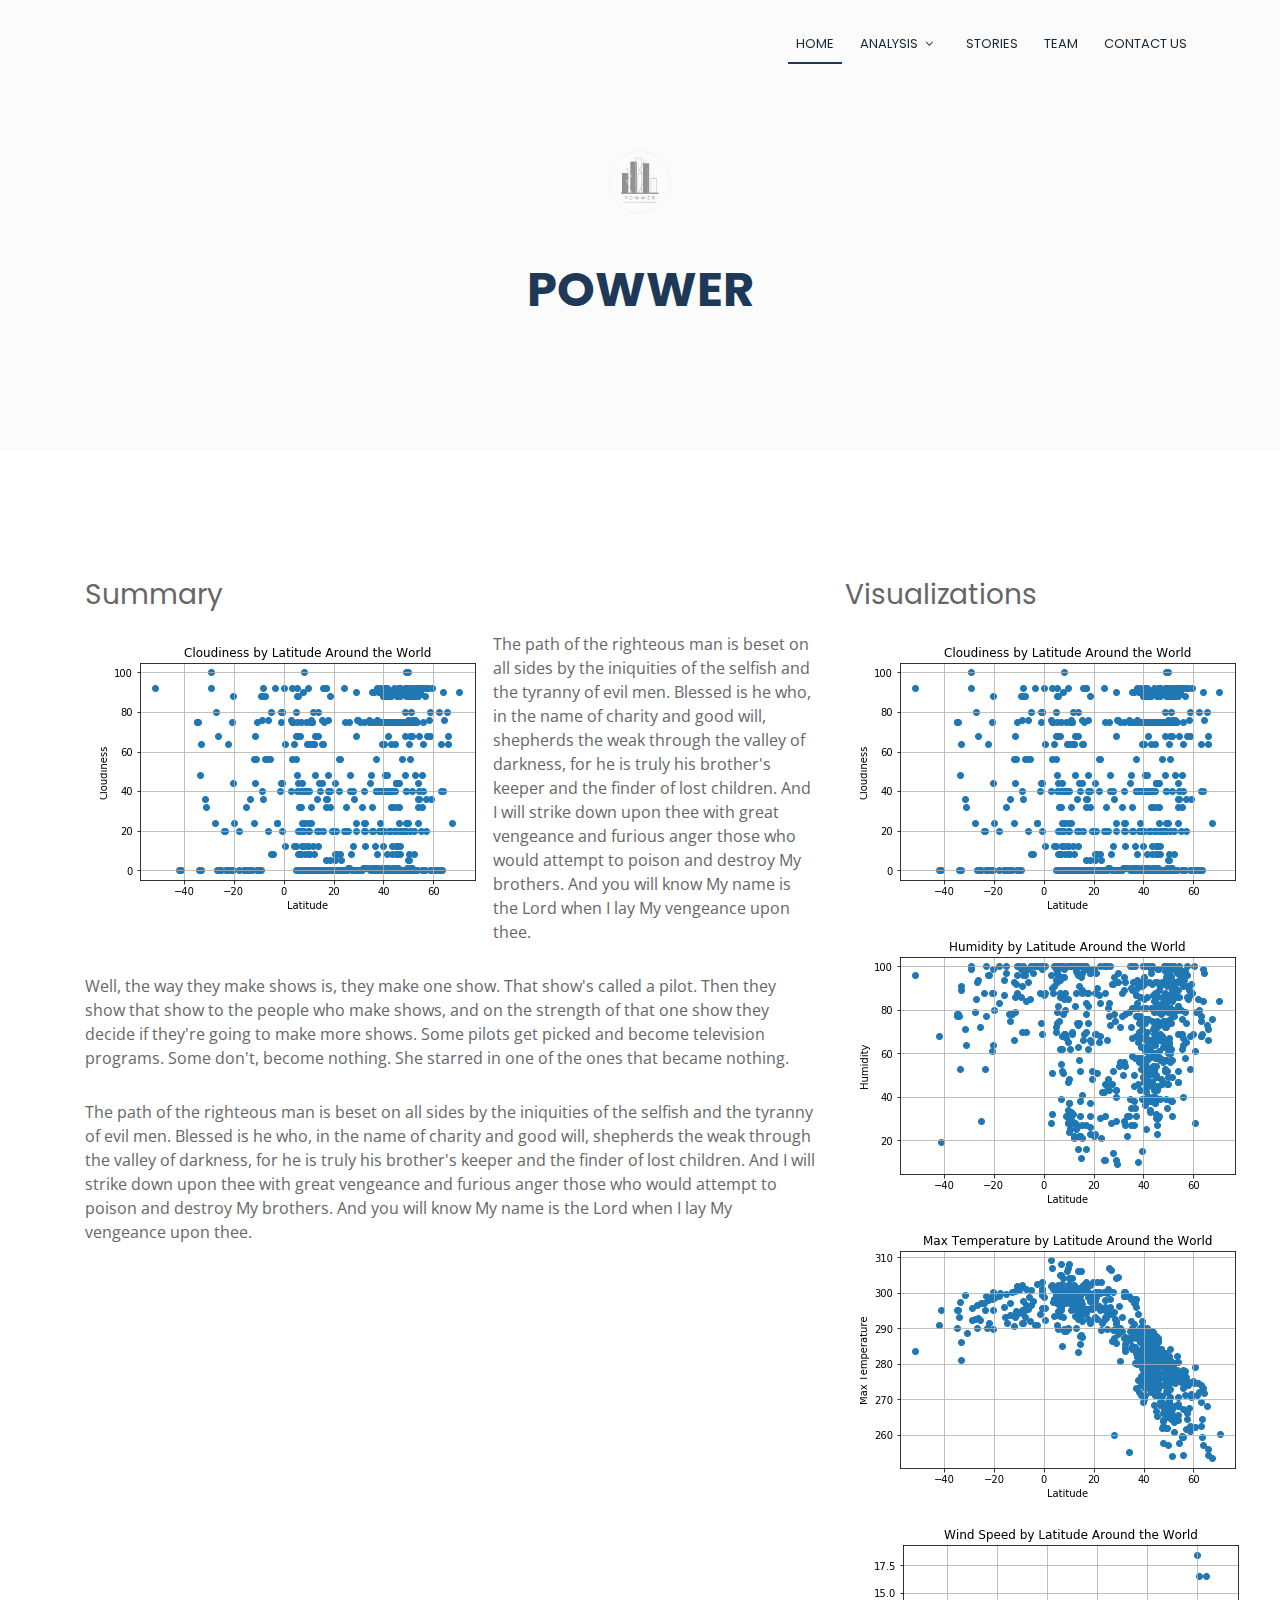
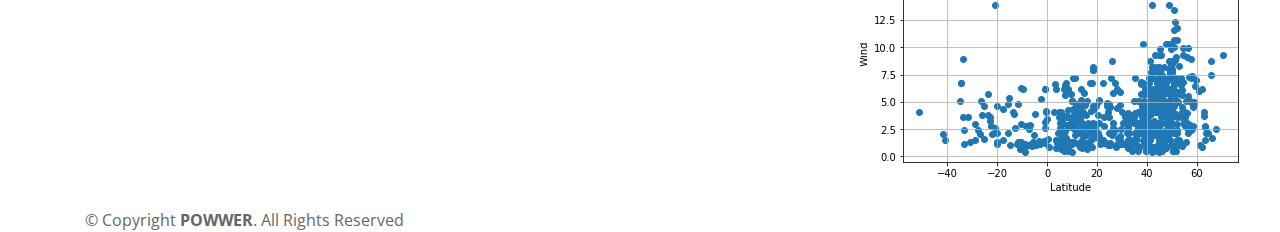
<file: index.html>
<!DOCTYPE html>
<html lang="en">
<head>
  <meta charset="utf-8">
  <title>Data Visualizations</title>
  <meta content="width=device-width, initial-scale=1.0" name="viewport">
  <meta content="" name="keywords">
  <meta content="" name="description">
  <link href="img/Favicon_2018.png" rel="icon">
  <link href="img/apple-touch-icon.png" rel="apple-touch-icon">
  <link rel="stylesheet" href="https://maxcdn.bootstrapcdn.com/bootstrap/4.0.0/css/bootstrap.min.css" integrity="sha384-Gn5384xqQ1aoWXA+058RXPxPg6fy4IWvTNh0E263XmFcJlSAwiGgFAW/dAiS6JXm" crossorigin="anonymous">  <link href="https://fonts.googleapis.com/css?family=Open+Sans:300,300i,400,400i,700,700i|Poppins:300,400,500,700" rel="stylesheet">
  <link href="lib/bootstrap/css/bootstrap.min.css" rel="stylesheet">
  <link href="lib/font-awesome/css/font-awesome.min.css" rel="stylesheet">
  <link href="lib/animate/animate.min.css" rel="stylesheet">
  <link href="css/style.css" rel="stylesheet">
</head>
<body>
<header id="header">
  <div class="container">
    <nav id="nav-menu-container">
        <ul class="nav-menu">
          <li class="menu-active"><a href="index.html">Home</a></li>
          <li class="menu-has-children"><a href="">Analysis</a>
            <ul>
                <li><a href="data.html">Data</a></li>
                <li><a href="comparisons.html">Comparisons</a></li>
                <li class="menu-has-children"><a href="#">Visualizations</a>
                <ul>
                  <li><a href="cloudiness.html">Cloudiness</a></li>
                  <li><a href="humidity.html">Humidity</a></li>
                  <li><a href="maxtemp.html">Max Temp</a></li>
                  <li><a href="wind.html">Wind</a></li>
                </ul>
              </li>
            </ul>
          </li>
          <li><a href="stories.html">Stories</a></li>
          <li><a href="team.html">Team</a></li>
          <li><a href="contact.html">Contact Us</a></li>
        </ul>
      </nav>
    </div>
  </header>
<section id="hero">
  <div class="hero-container">
    <img src="img/LogoGreyscale.png" style="max-width:100px; padding-top: 25px;">
    <h1>POWWER</h1>
  </div>
</section>

<section id="call-to-action" style="margin-top: 10%">
  <div class="container wow fadeIn">
    <div class="row">
      <div class="col-lg-8 text-lg-left">
        <h3 class="cta-title">Summary</h3>
          <p><img src="img/Cloudiness_Lat_Scatter.png"> 
          The path of the righteous man is beset on all sides by the iniquities of 
          the selfish and the tyranny of evil men. Blessed is he who, in the name of 
          charity and good will, shepherds the weak through the valley of darkness, for 
          he is truly his brother's keeper and the finder of lost children. And I will strike 
          down upon thee with great vengeance and furious anger those who would attempt to poison 
          and destroy My brothers. And you will know My name is the Lord when I lay My vengeance 
          upon thee.</p>
          <p>Well, the way they make shows is, they make one show. That show's called a pilot. Then they show that show to the people who make shows, and on the strength of that one show they decide if they're going to make more shows. Some pilots get picked and become television programs. Some don't, become nothing. She starred in one of the ones that became nothing.</p>
          <p> The path of the righteous man is beset on all sides by the iniquities of 
            the selfish and the tyranny of evil men. Blessed is he who, in the name of 
            charity and good will, shepherds the weak through the valley of darkness, for 
            he is truly his brother's keeper and the finder of lost children. And I will strike 
            down upon thee with great vengeance and furious anger those who would attempt to poison 
            and destroy My brothers. And you will know My name is the Lord when I lay My vengeance 
            upon thee.</p>
      </div>
      <div class="col-lg-4">
        <h3 class="cta-title">Visualizations</h3>
          <a href="cloudiness.html"><img src="img/Cloudiness_Lat_Scatter.png"></a>
          <a href="humidity.html"><img src="img/Humidity_Lat_Scatter.png"></a>
          <a href="maxtemp.html"><img src="img/MaxTemp_Lat_Scatter.png"></a>
          <a href="wind.html"><img src="img/WindSpeed_Lat_Scatter.png"></a>
      </div>
    </div>
  </div>
</section>

<section>
  <footer id="bottom">
    <div class="container">
      <div class="copyright">
        &copy; Copyright <strong>POWWER</strong>. All Rights Reserved
      </div>
    </div>
  </footer>
</section>

  <a href="#" class="back-to-top"><i class="fa fa-chevron-up"></i></a>

  <!-- JavaScript Libraries -->
  <script src="lib/jquery/jquery.min.js"></script>
  <script src="lib/jquery/jquery-migrate.min.js"></script>
  <script src="lib/bootstrap/js/bootstrap.bundle.min.js"></script>
  <script src="lib/easing/easing.min.js"></script>
  <script src="lib/wow/wow.min.js"></script>
  <script src="lib/waypoints/waypoints.min.js"></script>
  <script src="lib/counterup/counterup.min.js"></script>
  <script src="lib/superfish/hoverIntent.js"></script>
  <script src="lib/superfish/superfish.min.js"></script>

  <!-- Template Main Javascript File -->
  <script src="js/main.js"></script>
</body>
</file>
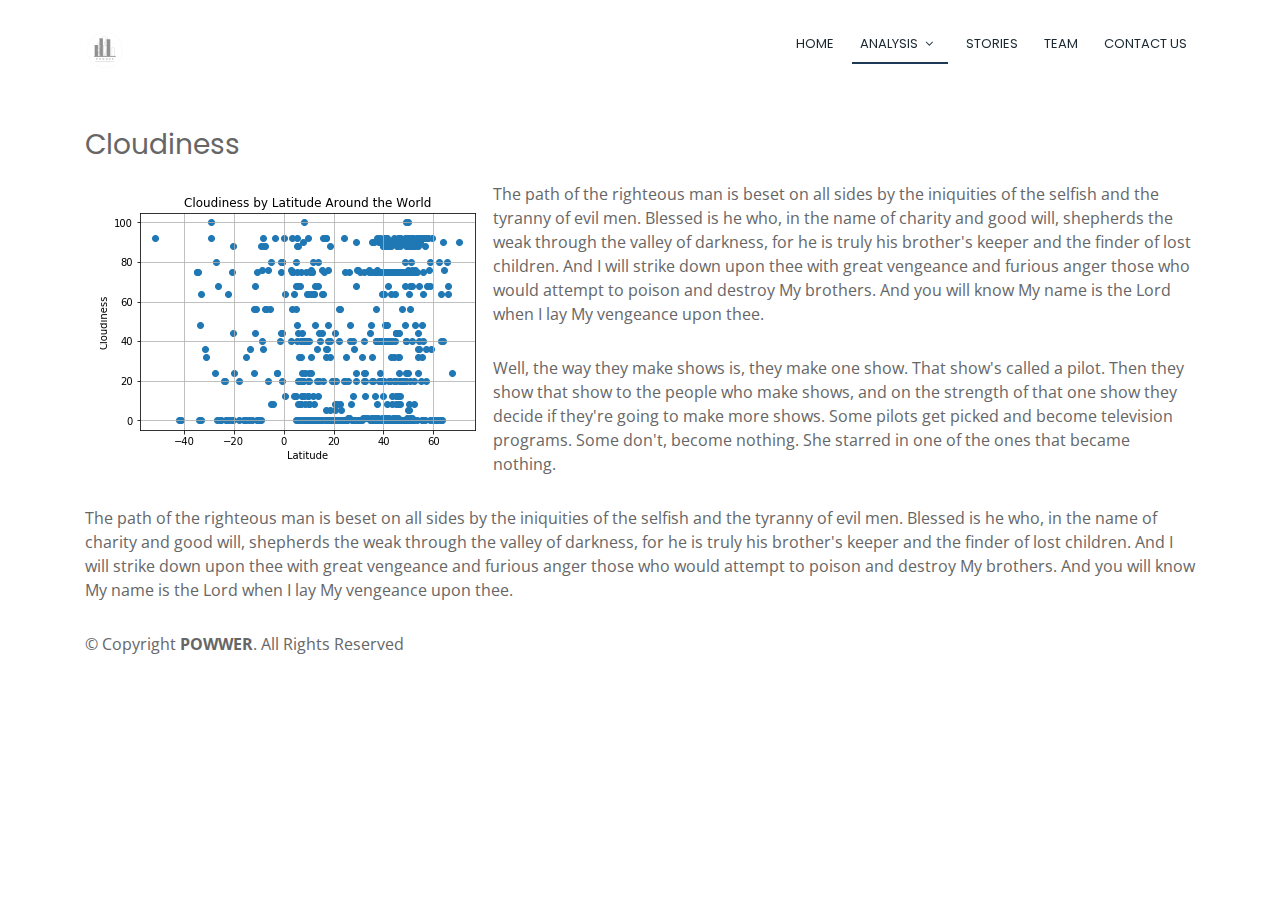
<file: cloudiness.html>
<!DOCTYPE html>
<html lang="en">
<head>
  <meta charset="utf-8">
  <title>Data Visualizations</title>
  <meta content="width=device-width, initial-scale=1.0" name="viewport">
  <meta content="" name="keywords">
  <meta content="" name="description">
  <link href="img/Favicon_2018.png" rel="icon">
  <link href="img/apple-touch-icon.png" rel="apple-touch-icon">
  <link rel="stylesheet" href="https://maxcdn.bootstrapcdn.com/bootstrap/4.0.0/css/bootstrap.min.css" integrity="sha384-Gn5384xqQ1aoWXA+058RXPxPg6fy4IWvTNh0E263XmFcJlSAwiGgFAW/dAiS6JXm" crossorigin="anonymous">  <link href="https://fonts.googleapis.com/css?family=Open+Sans:300,300i,400,400i,700,700i|Poppins:300,400,500,700" rel="stylesheet">
  <link href="lib/bootstrap/css/bootstrap.min.css" rel="stylesheet">
  <link href="lib/font-awesome/css/font-awesome.min.css" rel="stylesheet">
  <link href="lib/animate/animate.min.css" rel="stylesheet">
  <link href="css/style.css" rel="stylesheet">
</head>
<body>
<header id="header">
    <div class="container">
      <div id="logo" class="pull-left">
        <a href="index.html"><img src="img/LogoGreyscale.png" style="max-height:40px" alt="POWWER" title="" /></img></a>
      </div>
      <nav id="nav-menu-container">
          <ul class="nav-menu">
            <li><a href="index.html">Home</a></li>
            <li class="menu-has-children menu-active"><a href="">Analysis</a>
              <ul>
                  <li><a href="data.html">Data</a></li>
                  <li><a href="comparisons.html">Comparisons</a></li>
                  <li class="menu-has-children"><a href="visualizations.html">Visualizations</a>
                  <ul>
                    <li><a href="cloudiness.html">Cloudiness</a></li>
                    <li><a href="humidity.html">Humidity</a></li>
                    <li><a href="maxtemp.html">Max Temp</a></li>
                    <li><a href="wind.html">Wind</a></li>
                  </ul>
                </li>
              </ul>
            </li>
            <li><a href="stories.html">Stories</a></li>
            <li><a href="team.html">Team</a></li>
            <li><a href="contact.html">Contact Us</a></li>
          </ul>
        </nav>
    </div>
  </header>

  <section id="call-to-action" style="margin-top: 10%">
      <div class="container wow fadeIn">
          <div class="row">
          <div class="col-lg-12 text-lg-left">
              <h3 class="cta-title">Cloudiness</h3>
              <p><img src="img/Cloudiness_Lat_Scatter.png"> 
              The path of the righteous man is beset on all sides by the iniquities of 
              the selfish and the tyranny of evil men. Blessed is he who, in the name of 
              charity and good will, shepherds the weak through the valley of darkness, for 
              he is truly his brother's keeper and the finder of lost children. And I will strike 
              down upon thee with great vengeance and furious anger those who would attempt to poison 
              and destroy My brothers. And you will know My name is the Lord when I lay My vengeance 
              upon thee.</p>
              <p>Well, the way they make shows is, they make one show. That show's called a pilot. Then they show that show to the people who make shows, and on the strength of that one show they decide if they're going to make more shows. Some pilots get picked and become television programs. Some don't, become nothing. She starred in one of the ones that became nothing.</p>
              <p> The path of the righteous man is beset on all sides by the iniquities of 
                  the selfish and the tyranny of evil men. Blessed is he who, in the name of 
                  charity and good will, shepherds the weak through the valley of darkness, for 
                  he is truly his brother's keeper and the finder of lost children. And I will strike 
                  down upon thee with great vengeance and furious anger those who would attempt to poison 
                  and destroy My brothers. And you will know My name is the Lord when I lay My vengeance 
                  upon thee.</p>
          </div>
          </div>
      </div>
  </section>
  <section>
    <footer id="bottom">
      <div class="container">
        <div class="copyright">
          &copy; Copyright <strong>POWWER</strong>. All Rights Reserved
        </div>
      </div>
    </footer>
  </section>
  
    <a href="#" class="back-to-top"><i class="fa fa-chevron-up"></i></a>
  
    <!-- JavaScript Libraries -->
    <script src="lib/jquery/jquery.min.js"></script>
    <script src="lib/jquery/jquery-migrate.min.js"></script>
    <script src="lib/bootstrap/js/bootstrap.bundle.min.js"></script>
    <script src="lib/easing/easing.min.js"></script>
    <script src="lib/wow/wow.min.js"></script>
    <script src="lib/waypoints/waypoints.min.js"></script>
    <script src="lib/counterup/counterup.min.js"></script>
    <script src="lib/superfish/hoverIntent.js"></script>
    <script src="lib/superfish/superfish.min.js"></script>
  
    <!-- Template Main Javascript File -->
    <script src="js/main.js"></script>
  </body>
</file>
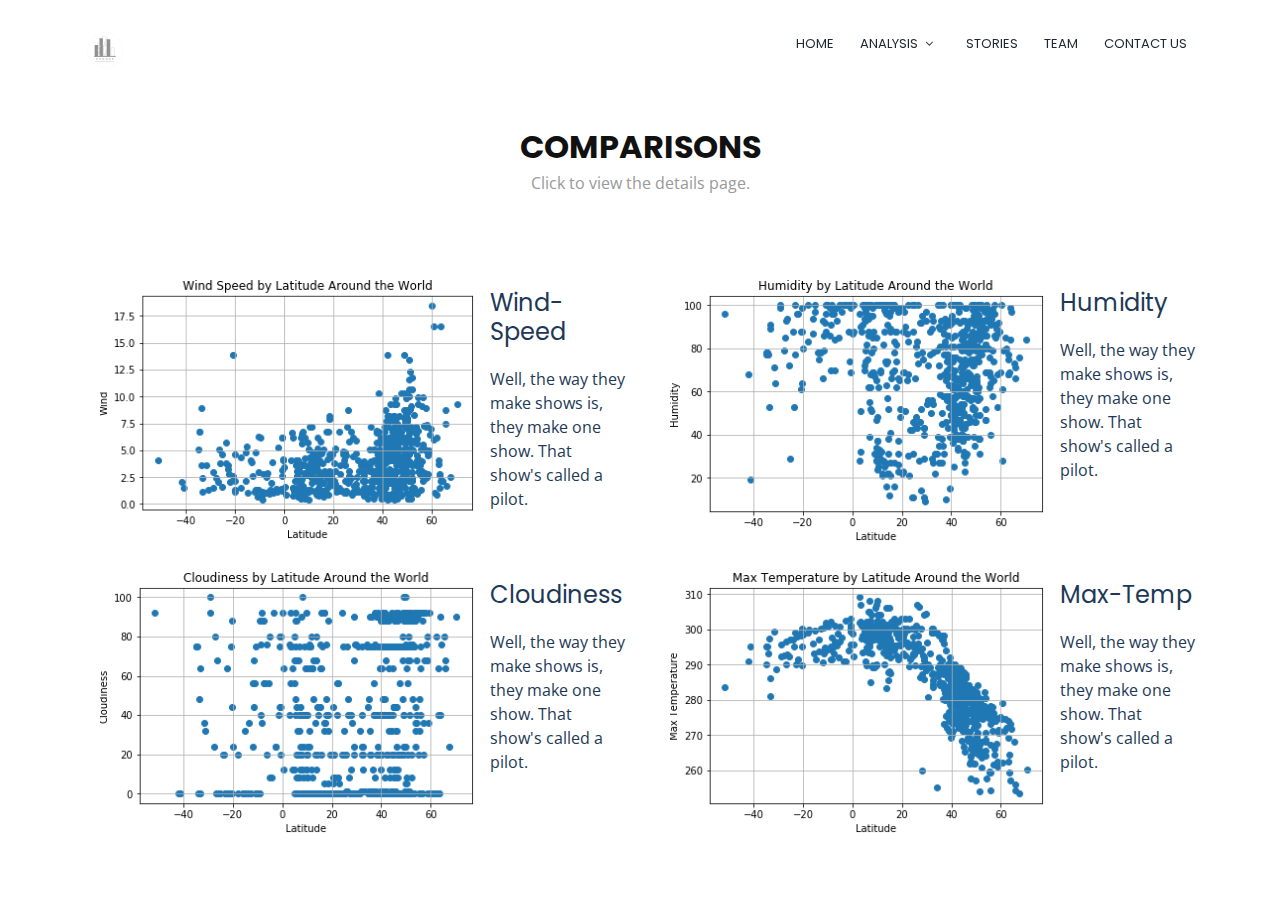
<file: comparisons.html>
<!DOCTYPE html>
<html lang="en">
<head>
  <meta charset="utf-8">
  <title>Data Visualizations</title>
  <meta content="width=device-width, initial-scale=1.0" name="viewport">
  <meta content="" name="keywords">
  <meta content="" name="description">
  <link href="img/Favicon_2018.png" rel="icon">
  <link href="img/apple-touch-icon.png" rel="apple-touch-icon">
  <link rel="stylesheet" href="https://maxcdn.bootstrapcdn.com/bootstrap/4.0.0/css/bootstrap.min.css" integrity="sha384-Gn5384xqQ1aoWXA+058RXPxPg6fy4IWvTNh0E263XmFcJlSAwiGgFAW/dAiS6JXm" crossorigin="anonymous">  <link href="https://fonts.googleapis.com/css?family=Open+Sans:300,300i,400,400i,700,700i|Poppins:300,400,500,700" rel="stylesheet">
  <link href="lib/bootstrap/css/bootstrap.min.css" rel="stylesheet">
  <link href="lib/font-awesome/css/font-awesome.min.css" rel="stylesheet">
  <link href="lib/animate/animate.min.css" rel="stylesheet">
  <link href="css/style.css" rel="stylesheet">
</head>
<body>
<header id="header">
    <div class="container">
      <div id="logo" class="pull-left">
        <a href="index.html"><img src="img/LogoGreyscale.png" style="max-height:40px" alt="POWWER" title="" /></img></a>
      </div>
      <nav id="nav-menu-container">
          <ul class="nav-menu">
            <li><a href="index.html">Home</a></li>
            <li class="menu-has-children"><a href="">Analysis</a>
              <ul>
                  <li><a href="data.html">Data</a></li>
                  <li><a href="comparisons.html">Comparisons</a></li>
                  <li class="menu-has-children menu-active"><a href="#">Visualizations</a>
                  <ul>
                    <li><a href="cloudiness.html">Cloudiness</a></li>
                    <li><a href="humidity.html">Humidity</a></li>
                    <li><a href="maxtemp.html">Max Temp</a></li>
                    <li><a href="wind.html">Wind</a></li>
                  </ul>
                </li>
              </ul>
            </li>
            <li><a href="stories.html">Stories</a></li>
            <li><a href="team.html">Team</a></li>
            <li><a href="contact.html">Contact Us</a></li>
          </ul>
        </nav>
    </div>
  </header>
  <section id="portfolio" style="margin-top:10%;">
      <div class="container wow fadeInUp">
        <div class="section-header">
          <h3 class="section-title">Comparisons</h3>
          <p class="section-description">Click to view the details page. </p>
        </div>
        <div class="row" id="portfolio-wrapper">
          <div class="col-lg-6 col-md-12 portfolio-item">
            <a href="">
              <img src="img/WindSpeed_Lat_Scatter.png" alt="" style="max-width:75%"><br>
              <div class="details">
                <h4>Wind-Speed</h4>
                <span>Well, the way they make shows is, they make one show. 
                  That show's called a pilot.
                </span>
              </div>
            </a>
          </div>

          <div class="col-lg-6 col-md-12 portfolio-item">
            <a href="">
              <img src="img/Humidity_Lat_Scatter.png" alt="" style="max-width:75%"><br>
              <div class="details">
                <h4>Humidity</h4>
                <span>Well, the way they make shows is, they make one show. 
                    That show's called a pilot.
                  </span>
              </div>
            </a>
          </div>
          </div>
          <div class="row" id="portfolio-wrapper">
          <div class="col-lg-6 col-md-12 portfolio-item">
            <a href="humidity.html">
              <img src="img/Cloudiness_Lat_Scatter.png" alt="" style="max-width:75%"><br>
              <div class="details">
                <h4>Cloudiness</h4>
                <span>Well, the way they make shows is, they make one show. 
                    That show's called a pilot.
                  </span>
              </div>
            </a>
          </div>
          <div class="col-lg-6 col-md-12 portfolio-item">
            <a href="maxtemp.html">
              <img src="img/MaxTemp_Lat_Scatter.png" alt="" style="max-width:75%"><br>
              <div class="details">
                <h4>Max-Temp</h4>
                <span>Well, the way they make shows is, they make one show. 
                    That show's called a pilot.
                  </span>
              </div>
            </a>
          </div>
          </div>
          </div>
          </section>

 

      <a href="#" class="back-to-top"><i class="fa fa-chevron-up"></i></a>

  <!-- JavaScript Libraries -->
  <script src="lib/jquery/jquery.min.js"></script>
  <script src="lib/jquery/jquery-migrate.min.js"></script>
  <script src="lib/bootstrap/js/bootstrap.bundle.min.js"></script>
  <script src="lib/easing/easing.min.js"></script>
  <script src="lib/wow/wow.min.js"></script>
  <script src="lib/waypoints/waypoints.min.js"></script>
  <script src="lib/counterup/counterup.min.js"></script>
  <script src="lib/superfish/hoverIntent.js"></script>
  <script src="lib/superfish/superfish.min.js"></script>

  <!-- Template Main Javascript File -->
  <script src="js/main.js"></script>
</body>
</file>
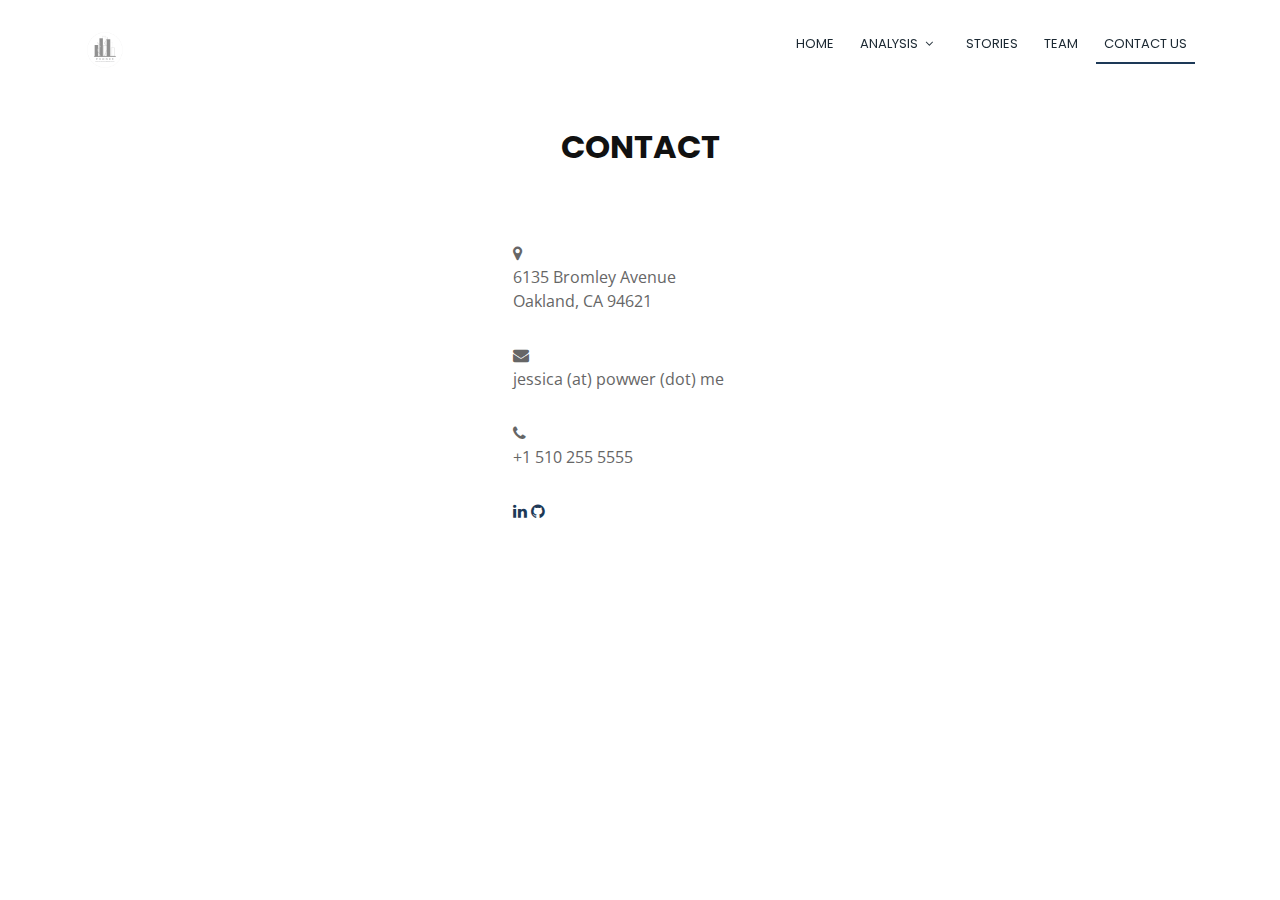
<file: contact.html>
<!DOCTYPE html>
<html lang="en">
<head>
  <meta charset="utf-8">
  <title>Data Visualizations</title>
  <meta content="width=device-width, initial-scale=1.0" name="viewport">
  <meta content="" name="keywords">
  <meta content="" name="description">
  <link href="img/Favicon_2018.png" rel="icon">
  <link href="img/apple-touch-icon.png" rel="apple-touch-icon">
  <link rel="stylesheet" href="https://maxcdn.bootstrapcdn.com/bootstrap/4.0.0/css/bootstrap.min.css" integrity="sha384-Gn5384xqQ1aoWXA+058RXPxPg6fy4IWvTNh0E263XmFcJlSAwiGgFAW/dAiS6JXm" crossorigin="anonymous">  <link href="https://fonts.googleapis.com/css?family=Open+Sans:300,300i,400,400i,700,700i|Poppins:300,400,500,700" rel="stylesheet">
  <link href="lib/bootstrap/css/bootstrap.min.css" rel="stylesheet">
  <link href="lib/font-awesome/css/font-awesome.min.css" rel="stylesheet">
  <link href="lib/animate/animate.min.css" rel="stylesheet">
  <link href="css/style.css" rel="stylesheet">
</head>
<body>
<header id="header">
    <div class="container">
      <div id="logo" class="pull-left">
        <a href="index.html"><img src="img/LogoGreyscale.png" style="max-height:40px" alt="POWWER" title="" /></img></a>
      </div>
      <nav id="nav-menu-container">
          <ul class="nav-menu">
            <li><a href="index.html">Home</a></li>
            <li class="menu-has-children"><a href="">Analysis</a>
              <ul>
                  <li><a href="data.html">Data</a></li>
                  <li><a href="comparisons.html">Comparisons</a></li>
                  <li class="menu-has-children"><a href="#">Visualizations</a>
                  <ul>
                    <li><a href="cloudiness.html">Cloudiness</a></li>
                    <li><a href="humidity.html">Humidity</a></li>
                    <li><a href="maxtemp.html">Max Temp</a></li>
                    <li><a href="wind.html">Wind</a></li>
                  </ul>
                </li>
              </ul>
            </li>
            <li><a href="stories.html">Stories</a></li>
            <li><a href="team.html">Team</a></li>
            <li class="menu-active"><a href="contact.html">Contact Us</a></li>
          </ul>
        </nav>
    </div>
  </header>

<section id="contact" style="margin-top: 10%">
  <div class="container wow fadeInUp">
    <div class="section-header">
      <h3 class="section-title">Contact</h3>
      <p class="section-description"></p>
    </div>
  </div>

  <div class="container wow fadeInUp">
    <div class="row justify-content-center">

      <div class="col-lg-3 col-md-4">

        <div class="info">
          <div>
            <i class="fa fa-map-marker"></i>
            <p>6135 Bromley Avenue<br>Oakland, CA 94621</p>
          </div>

          <div>
            <i class="fa fa-envelope"></i>
            <p>jessica (at) powwer (dot) me</p>
          </div>

          <div>
            <i class="fa fa-phone"></i>
            <p>+1 510 255 5555</p>
          </div>
        </div>

        <div class="social-links">
            <a href="https://www.linkedin.com/in/jessicalhammond/"><i class="fa fa-linkedin"></i></a>
            <a href="https://github.com/jessicalhammond"><i class="fa fa-github"></i></a>
        </div>

      </div>
  </div>
</section>

      <a href="#" class="back-to-top"><i class="fa fa-chevron-up"></i></a>

  <!-- JavaScript Libraries -->
  <script src="lib/jquery/jquery.min.js"></script>
  <script src="lib/jquery/jquery-migrate.min.js"></script>
  <script src="lib/bootstrap/js/bootstrap.bundle.min.js"></script>
  <script src="lib/easing/easing.min.js"></script>
  <script src="lib/wow/wow.min.js"></script>
  <script src="lib/waypoints/waypoints.min.js"></script>
  <script src="lib/counterup/counterup.min.js"></script>
  <script src="lib/superfish/hoverIntent.js"></script>
  <script src="lib/superfish/superfish.min.js"></script>

  <!-- Template Main Javascript File -->
  <script src="js/main.js"></script>
</body>
</file>
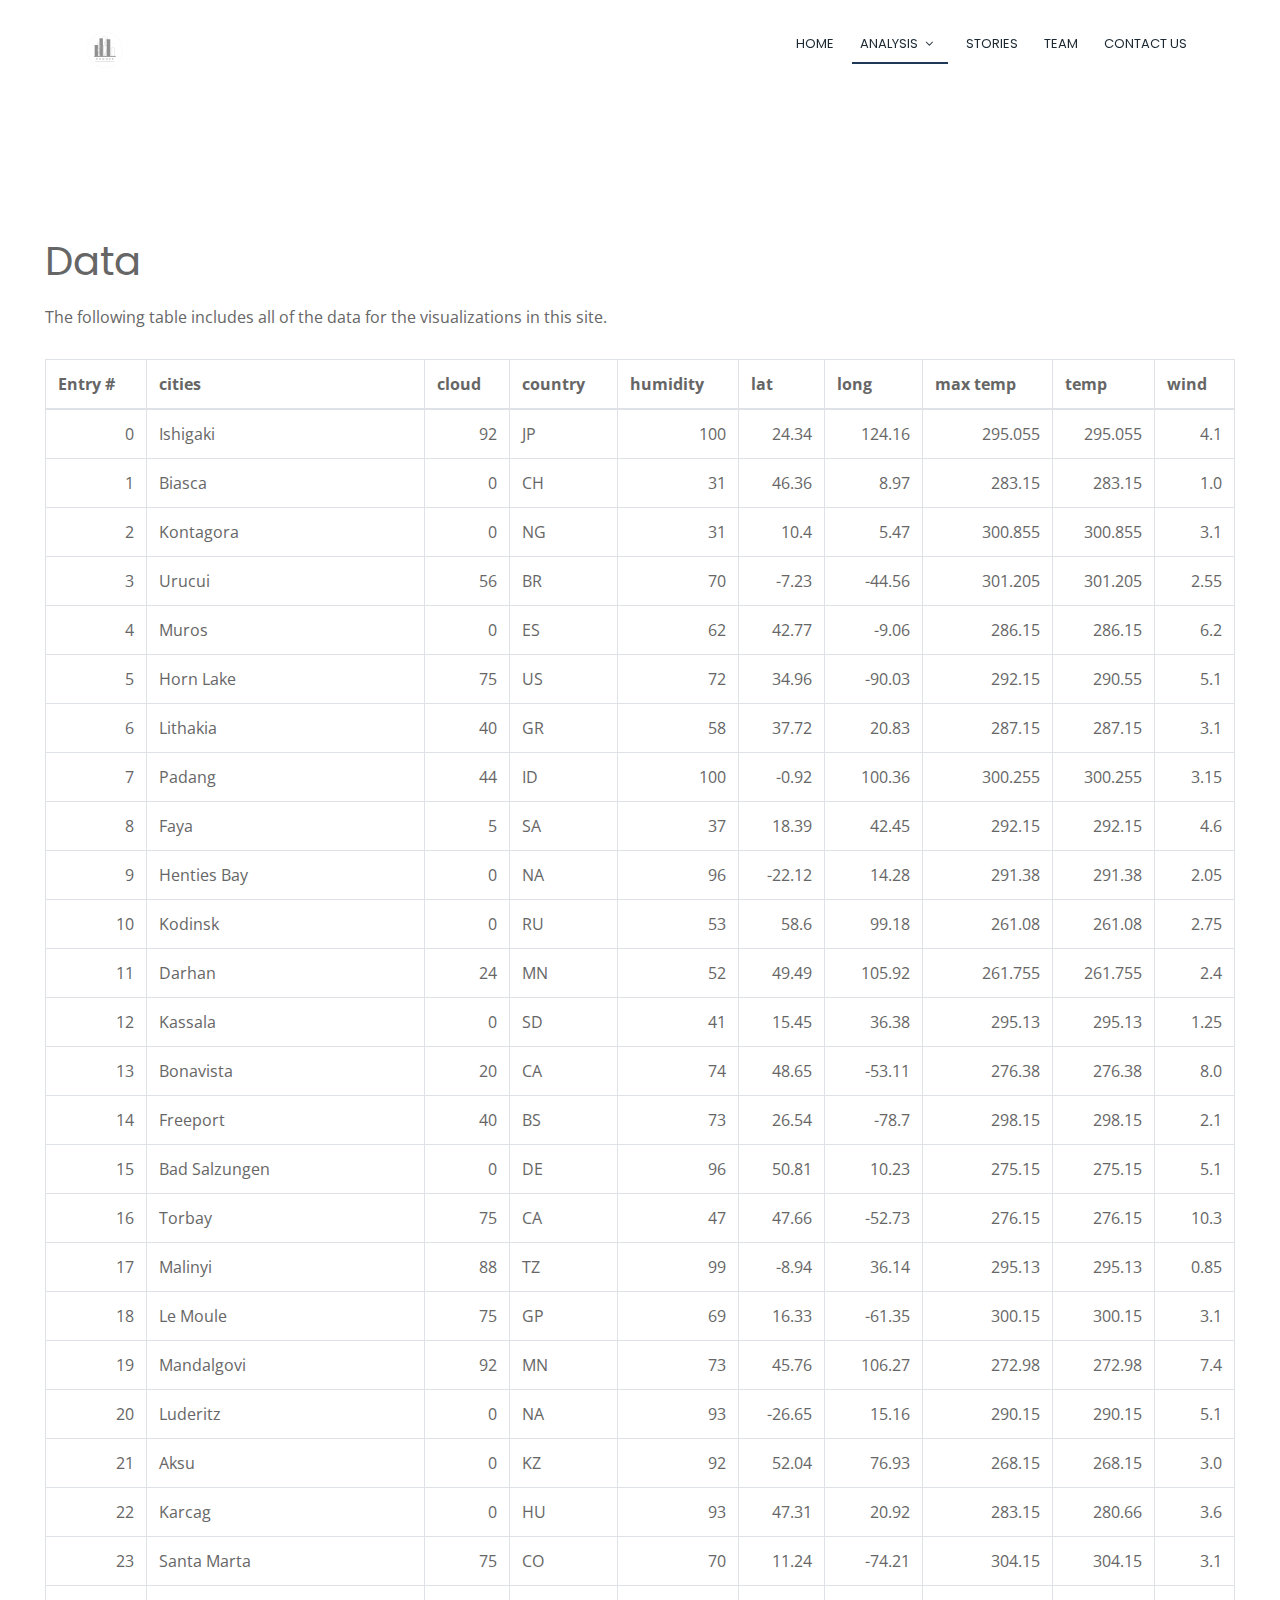
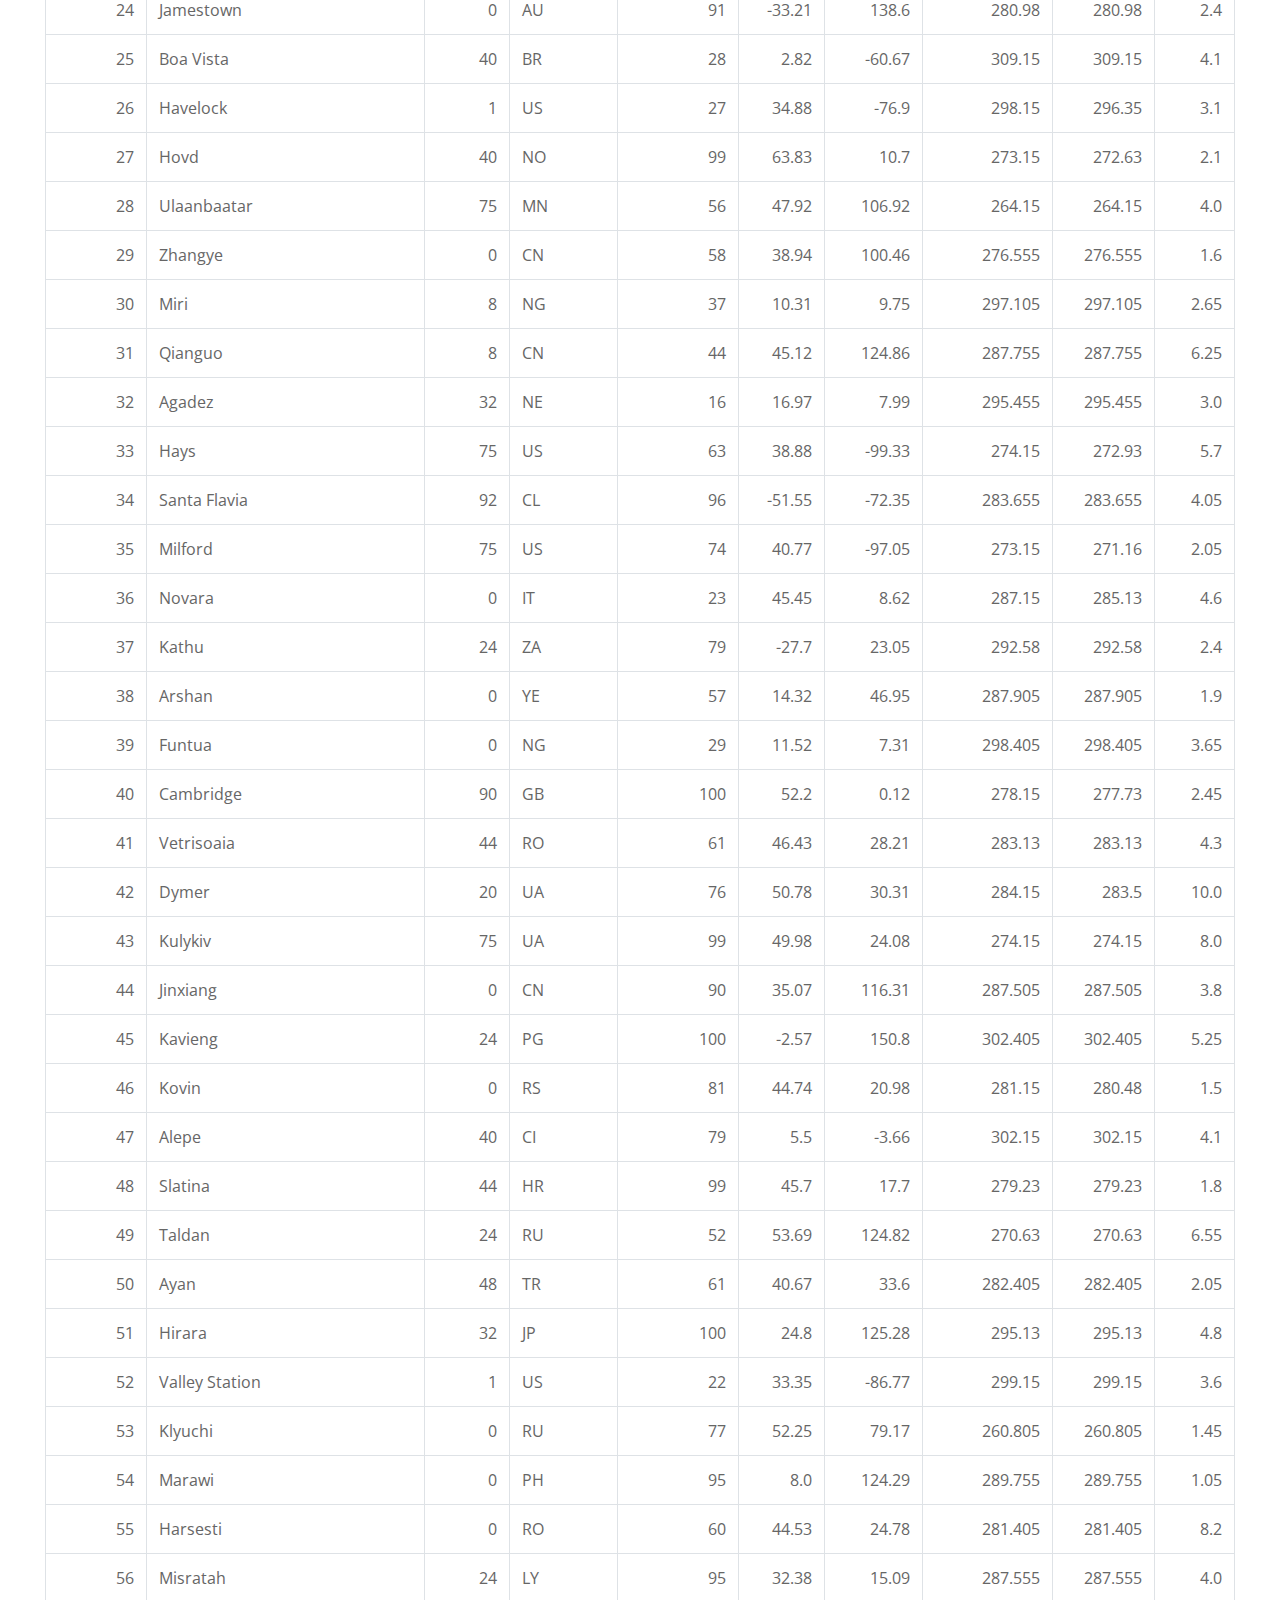
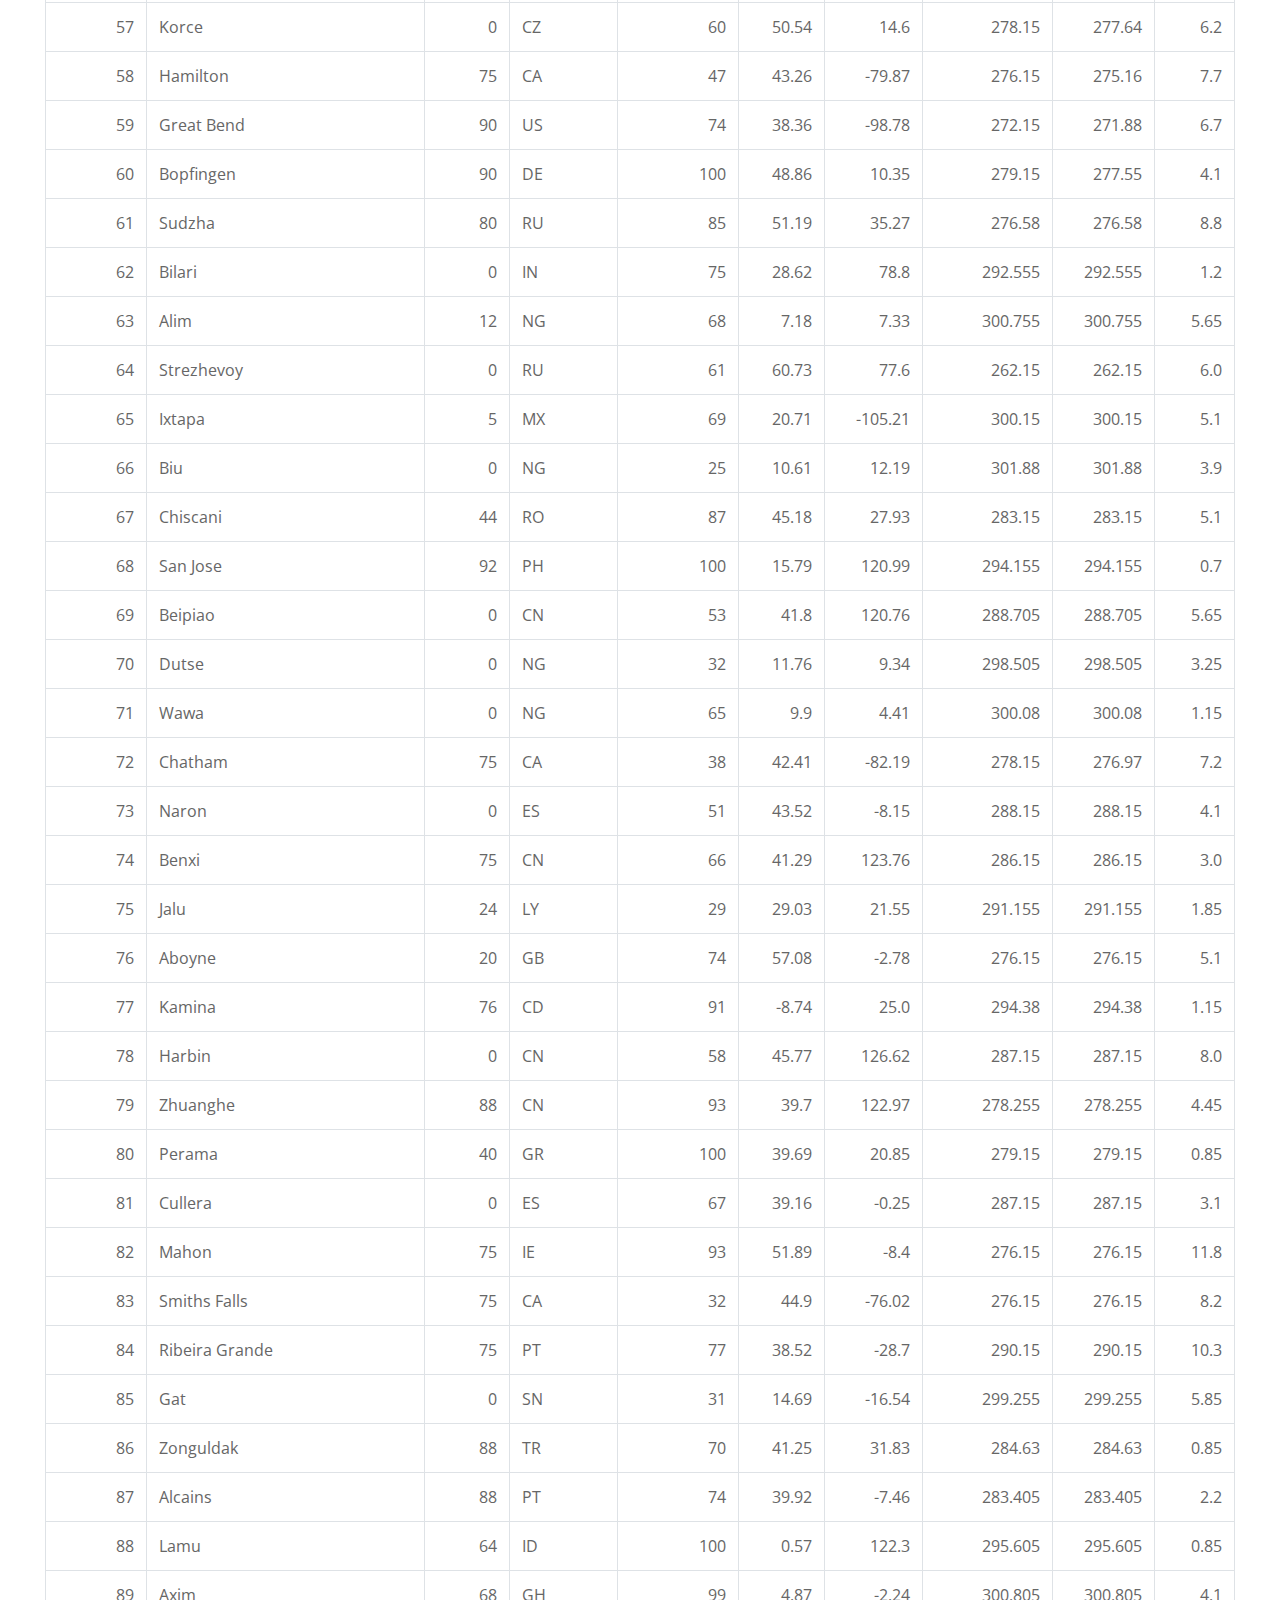
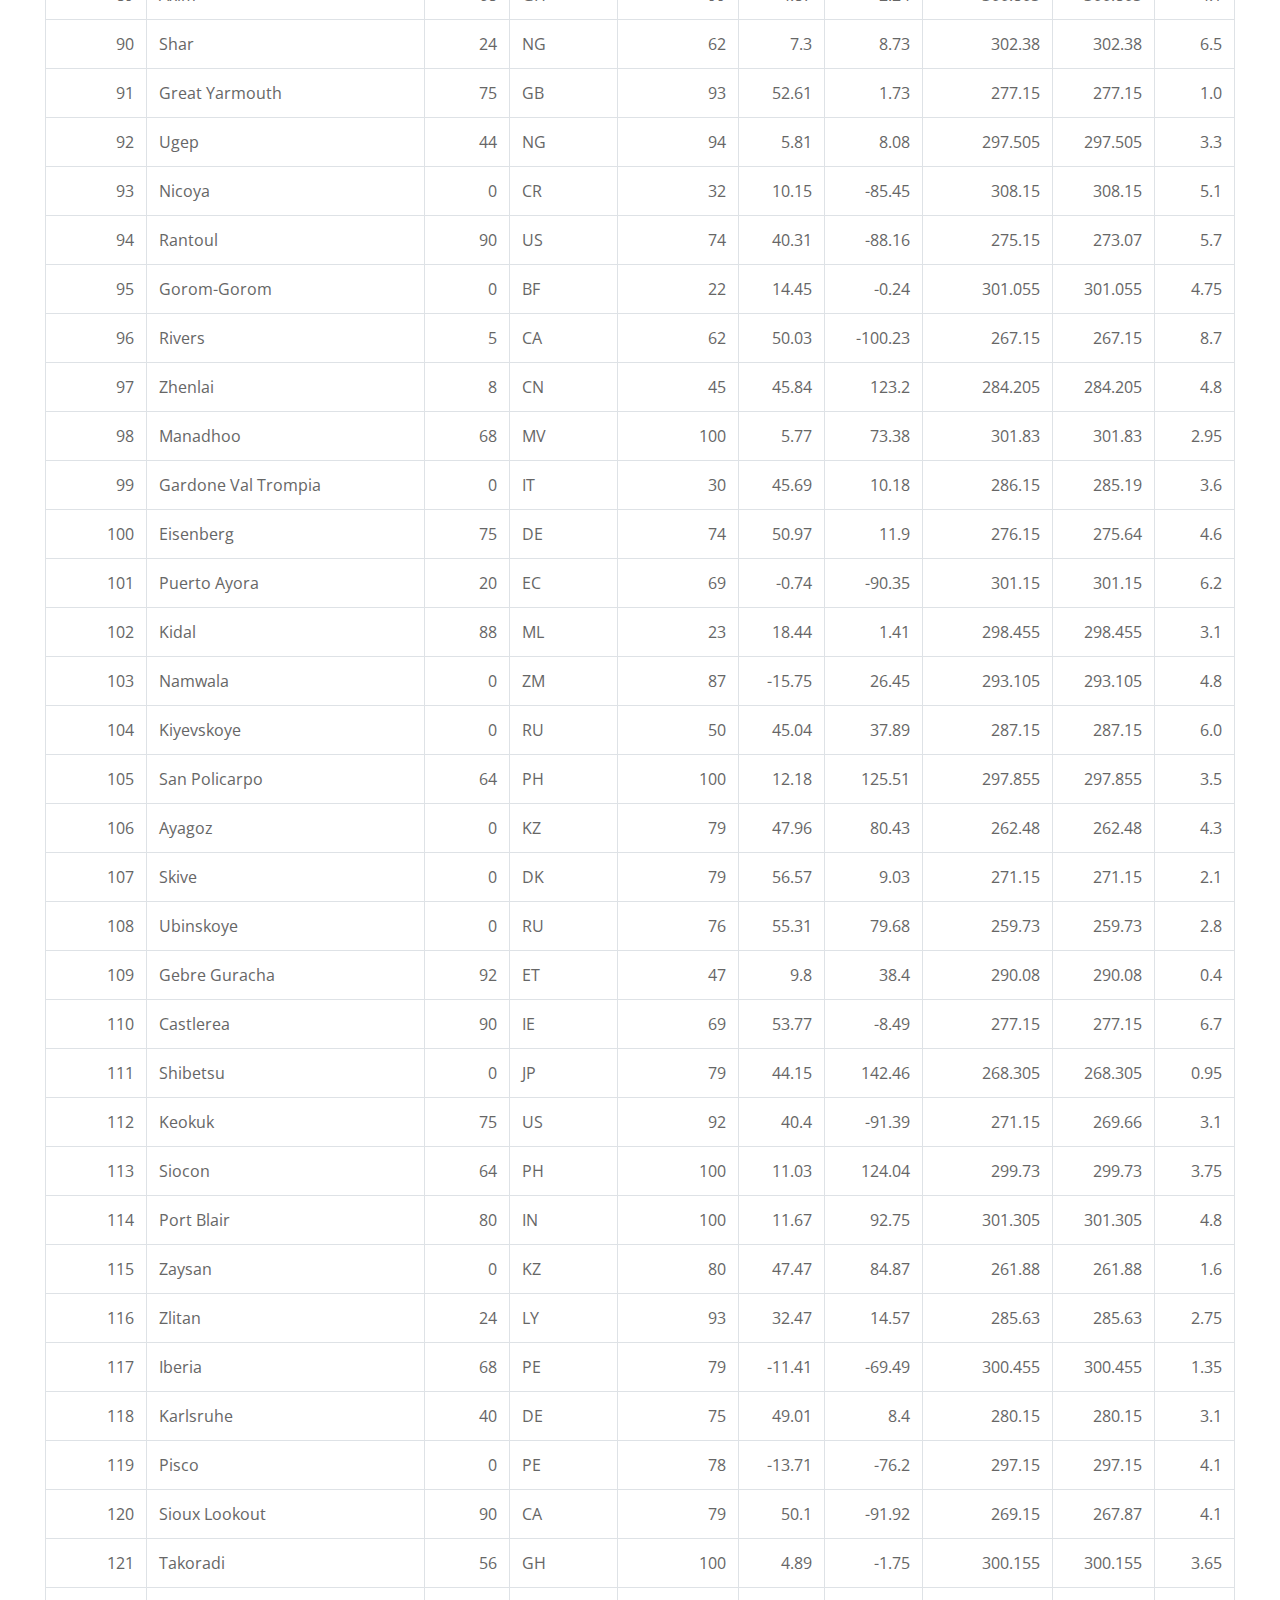
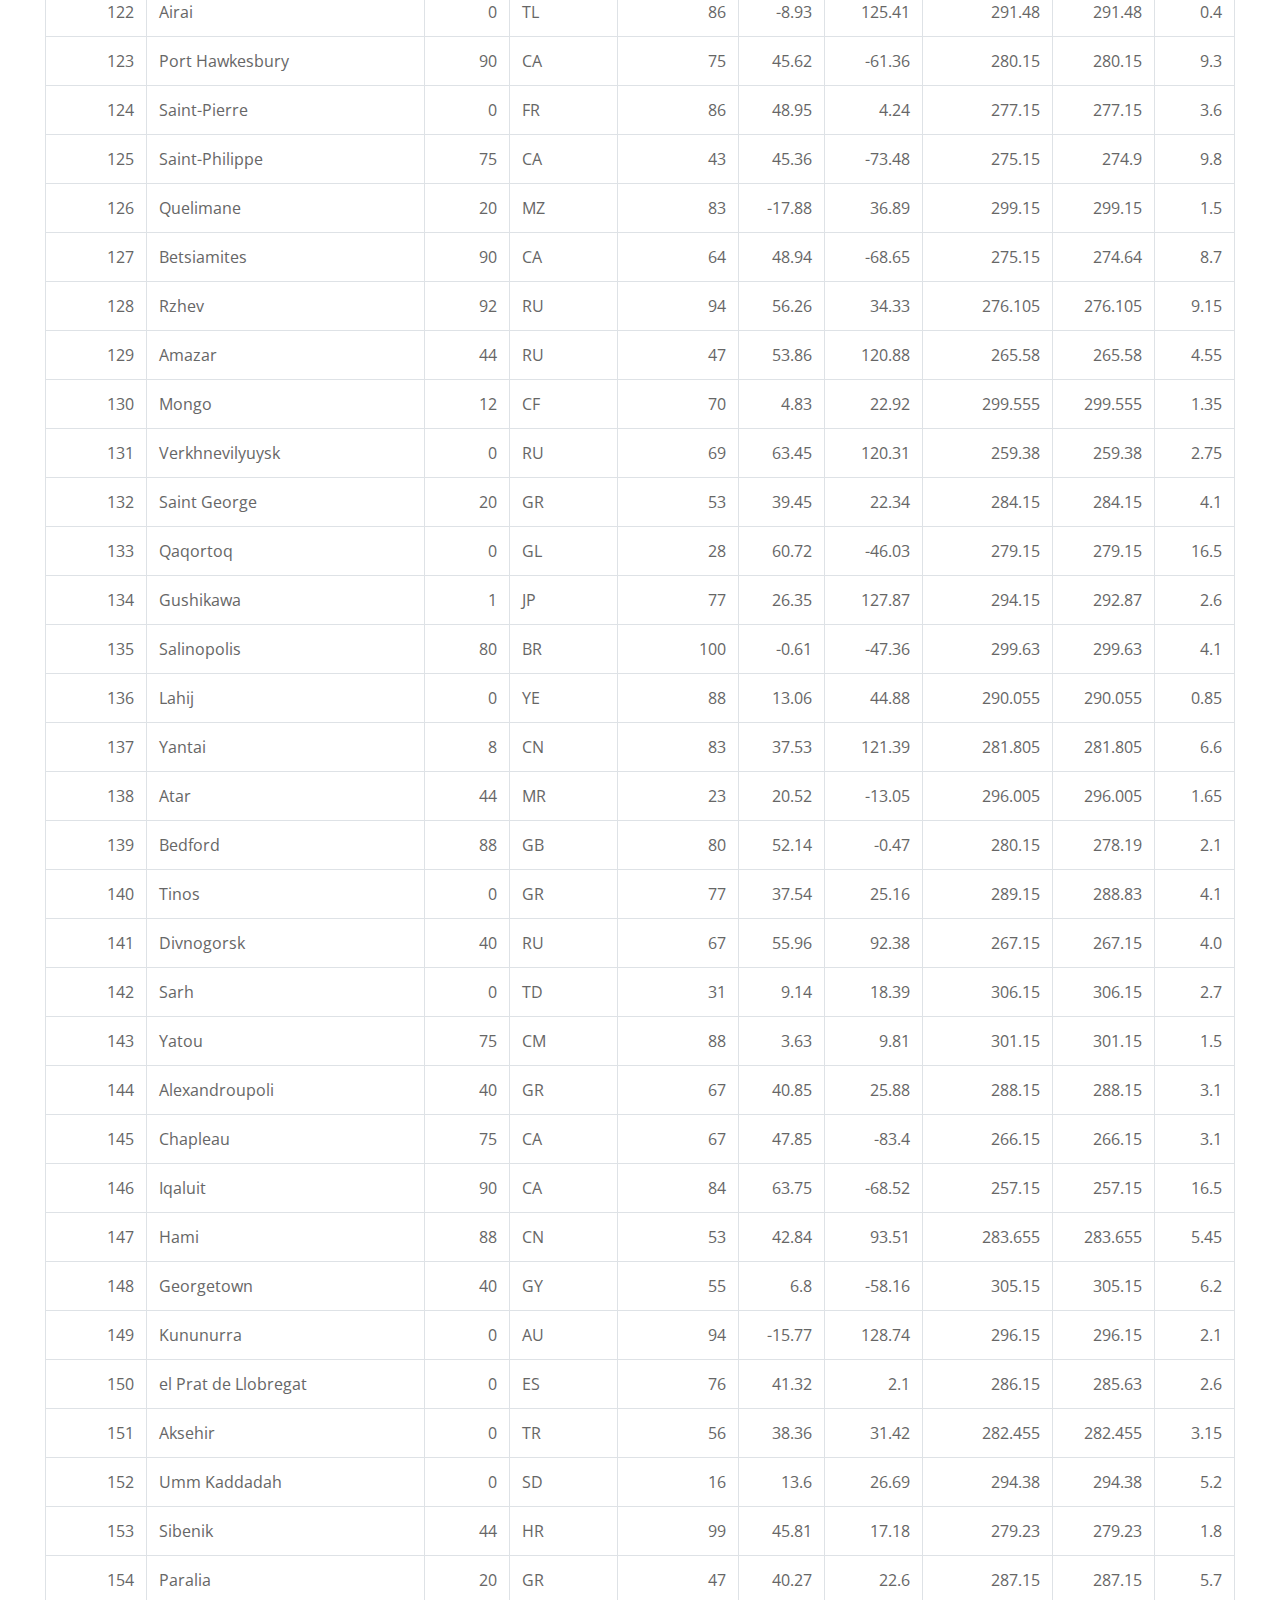
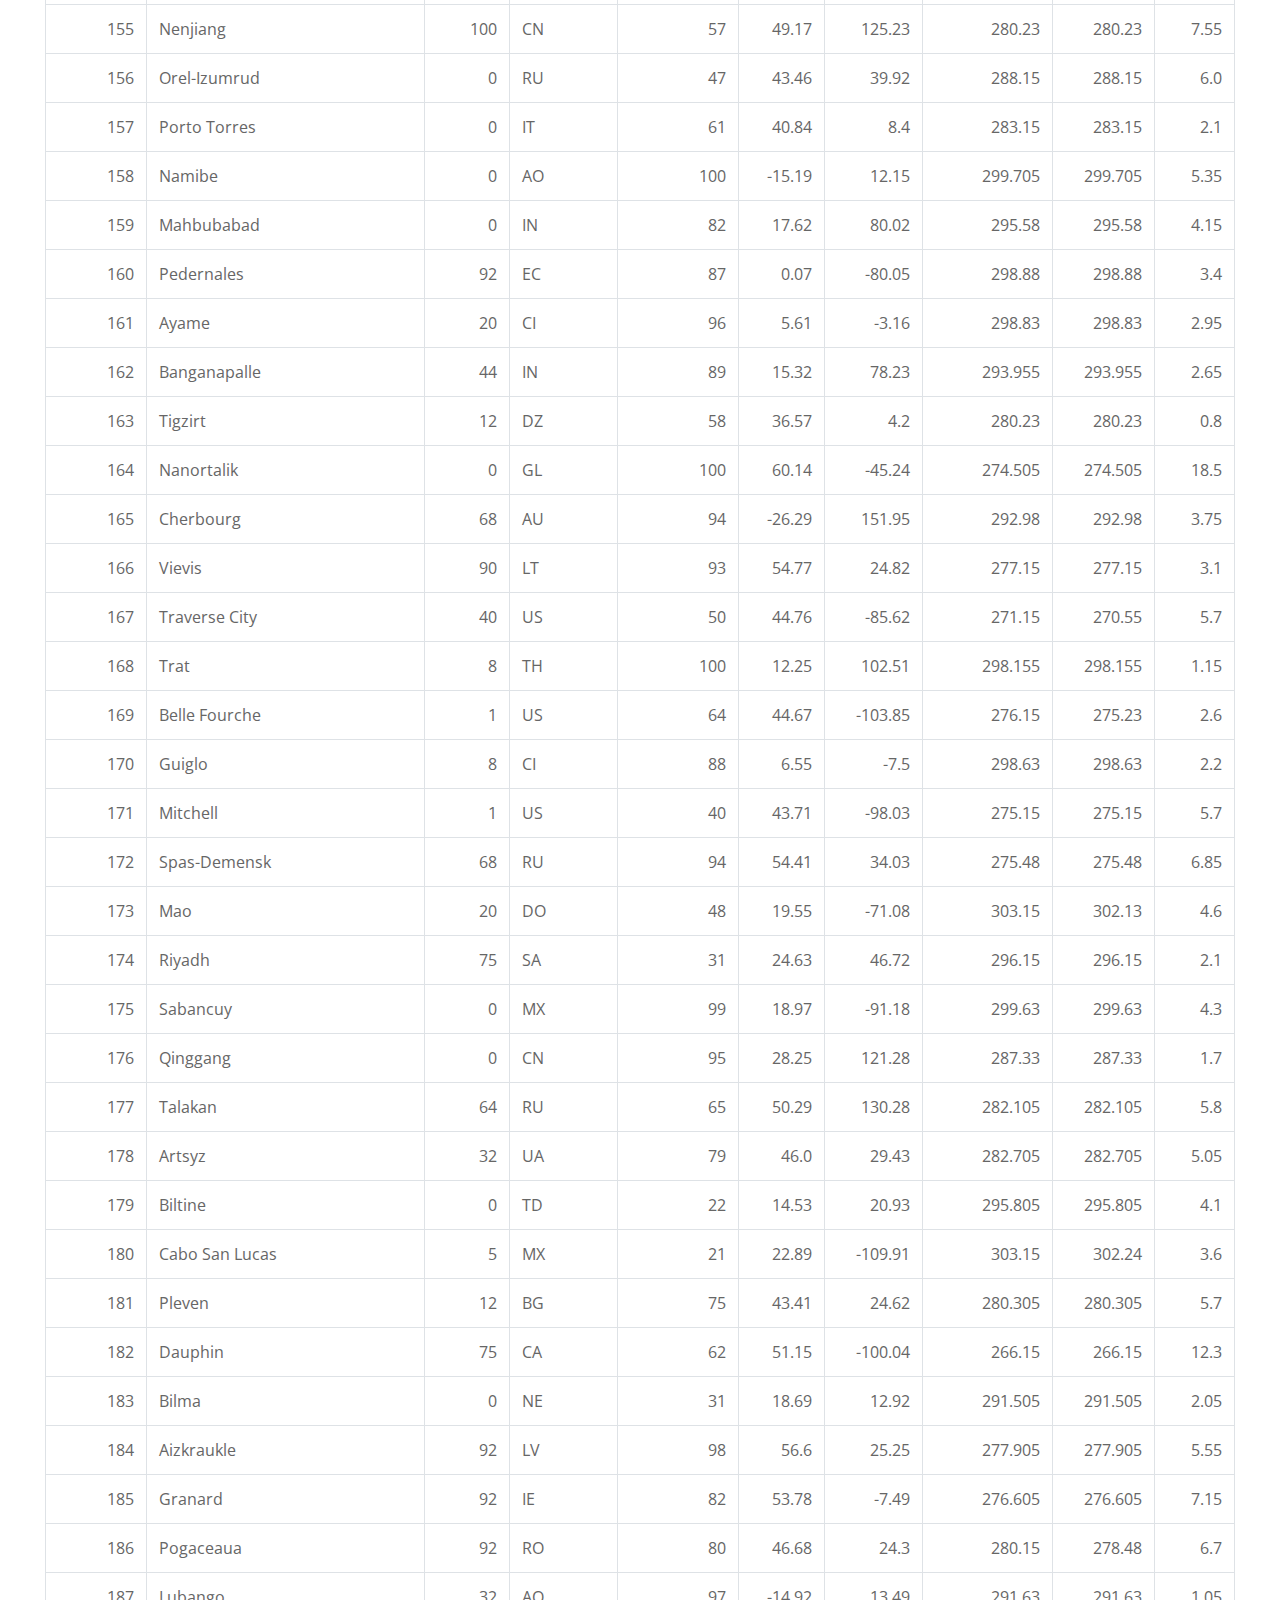
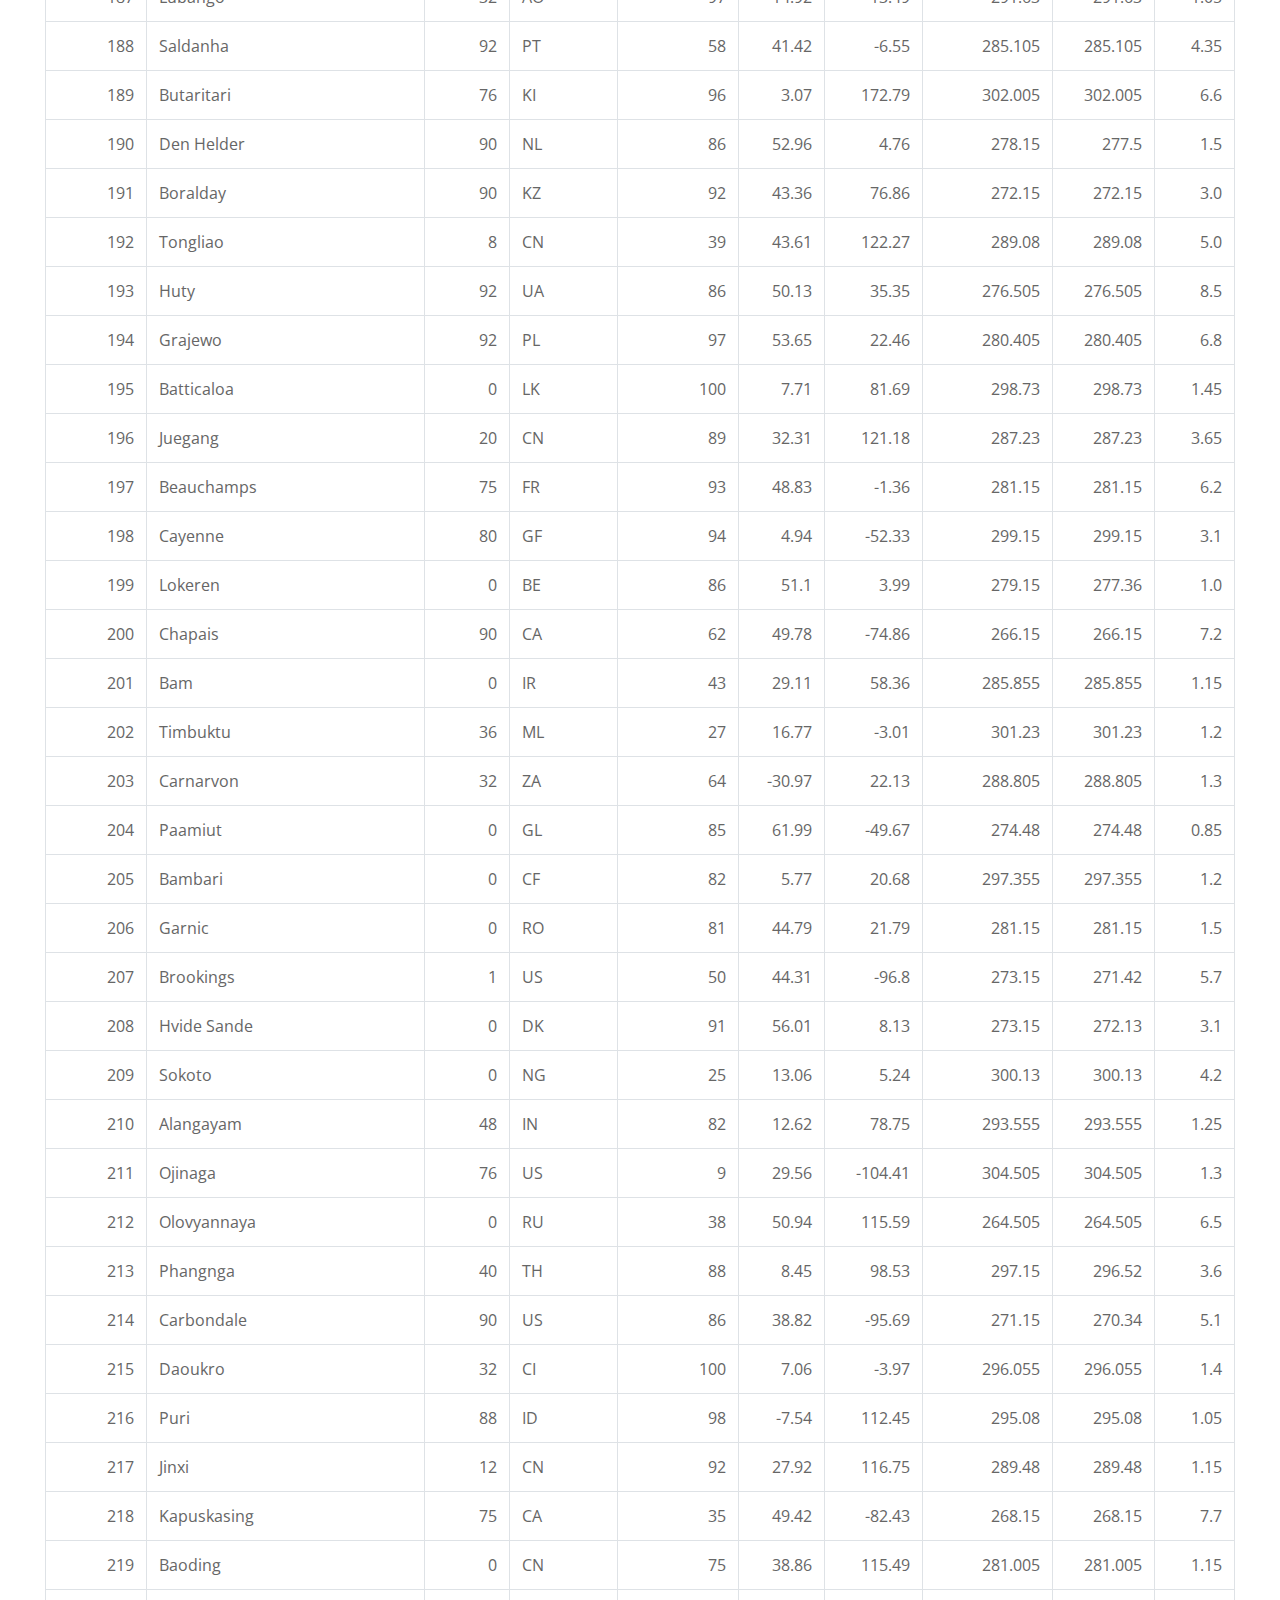
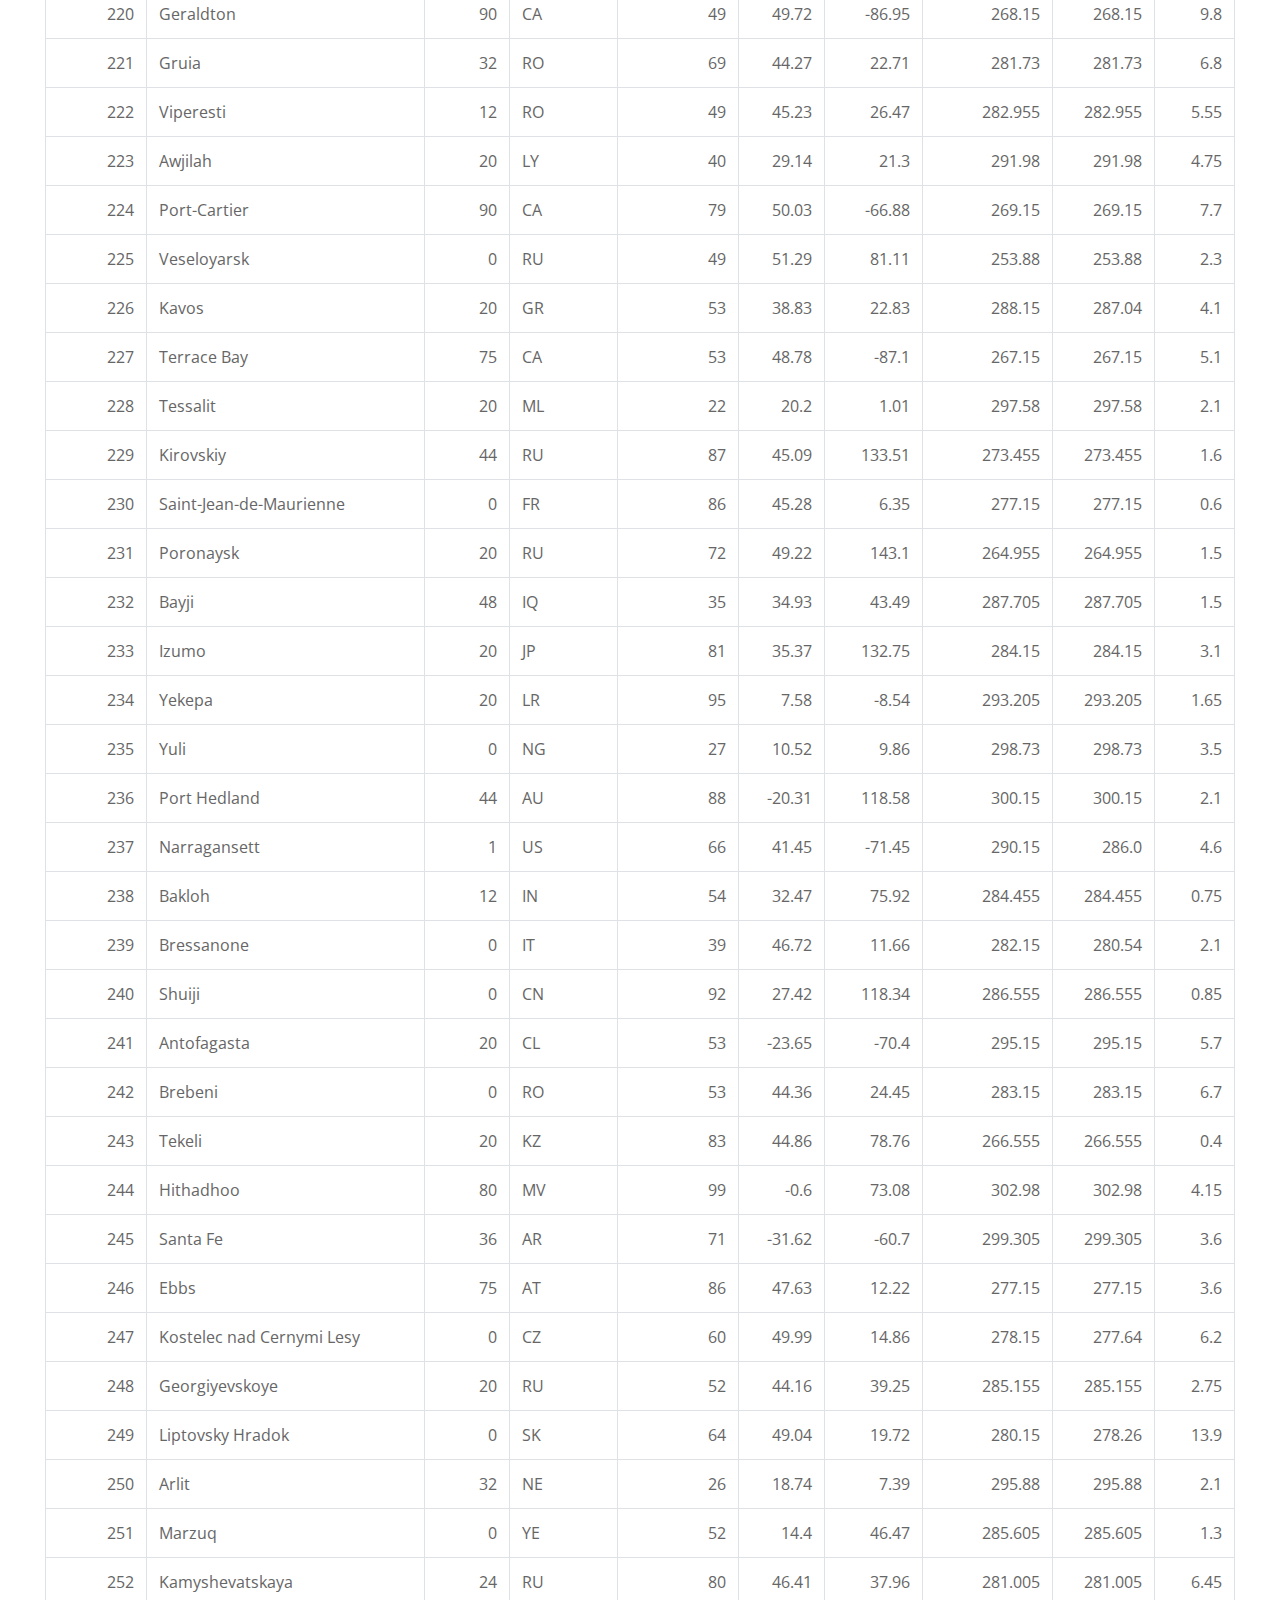
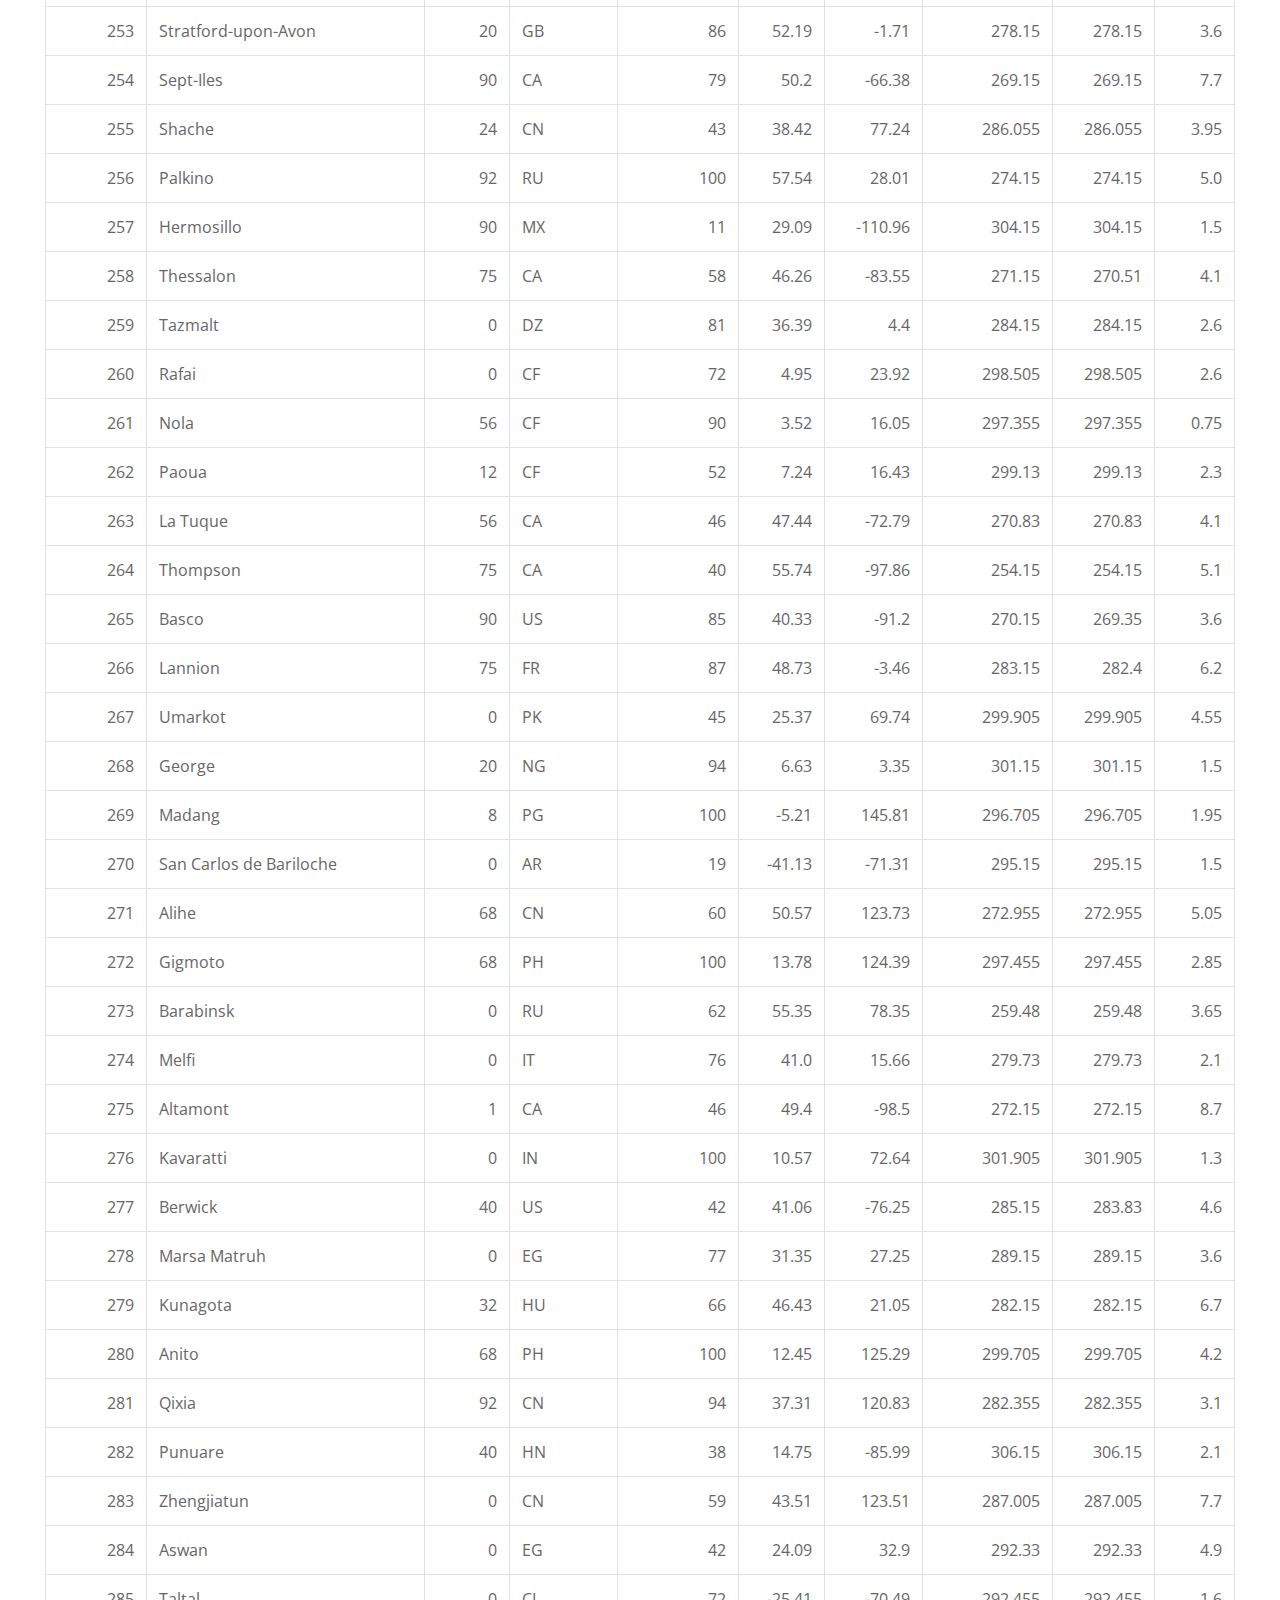
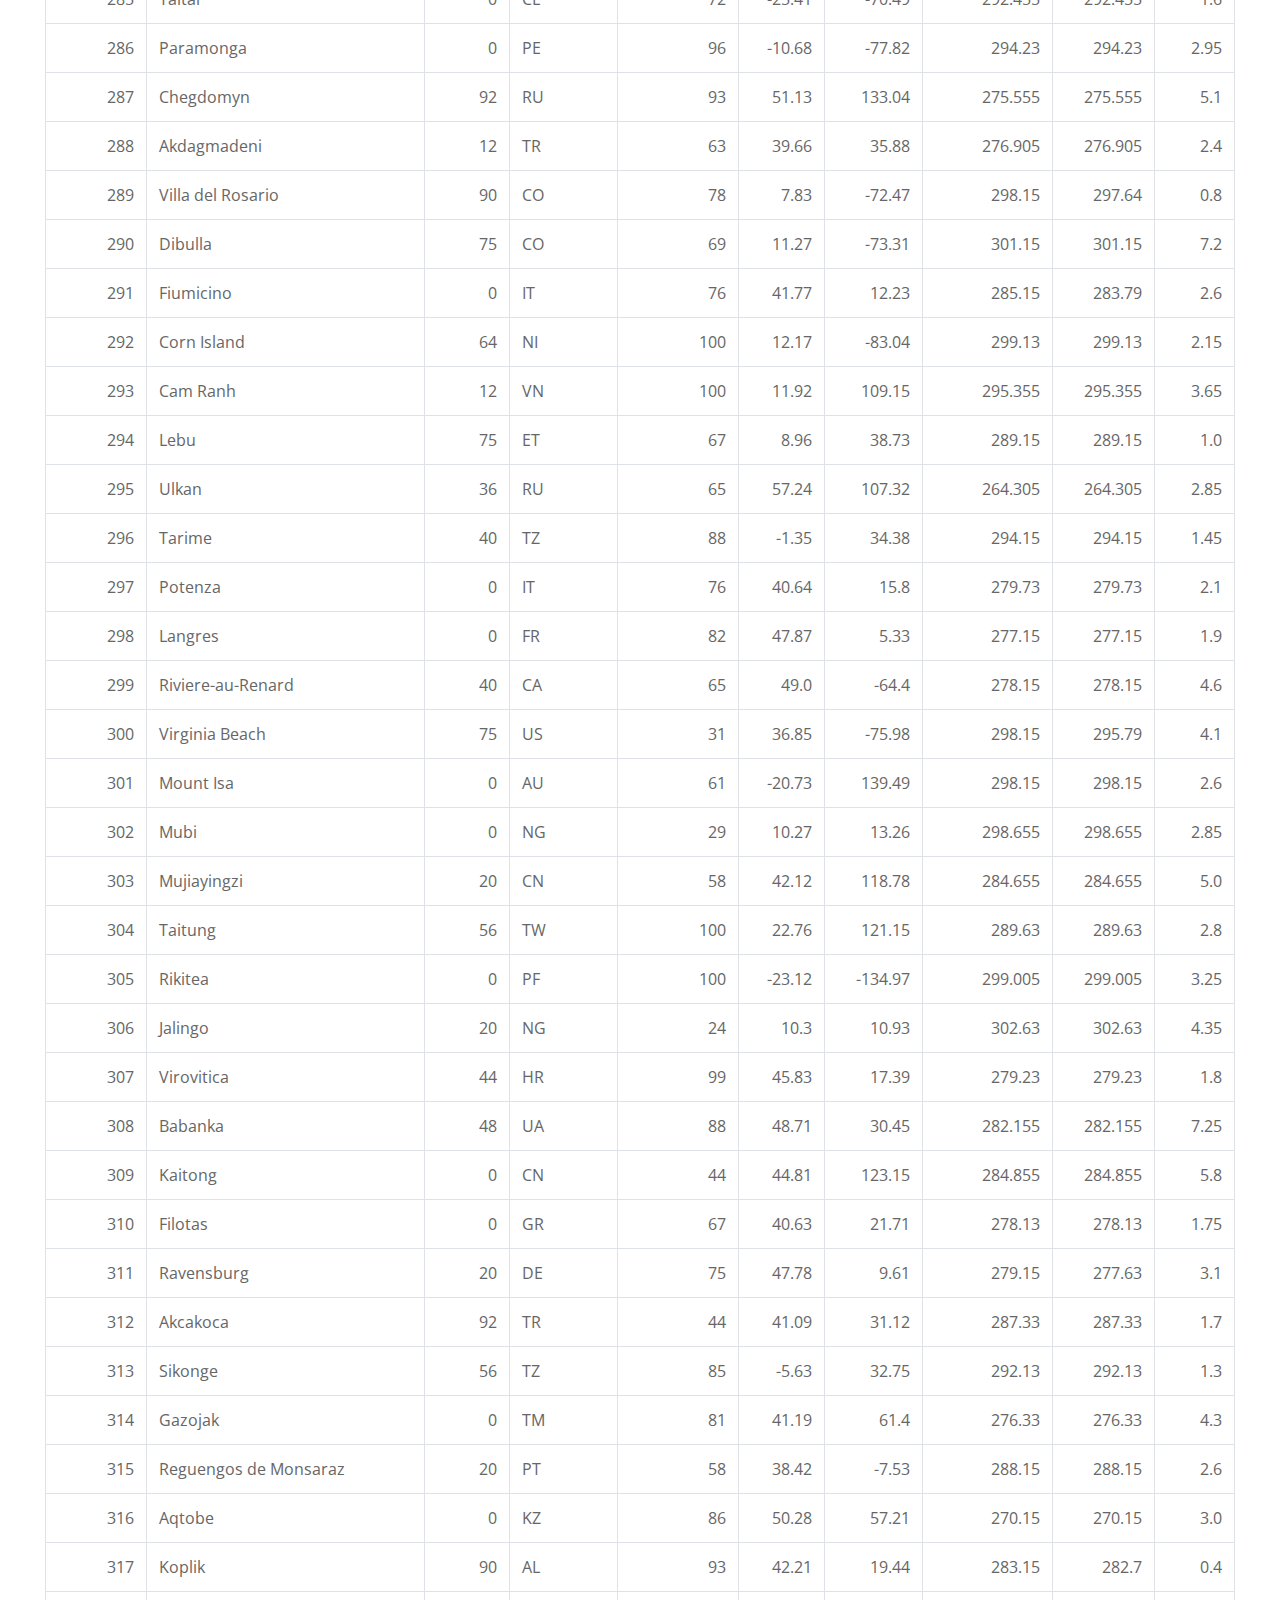
<file: data.html>
<!DOCTYPE html>
<html lang="en">
<head>
  <meta charset="utf-8">
  <title>Data Visualizations</title>
  <meta content="width=device-width, initial-scale=1.0" name="viewport">
  <meta content="" name="keywords">
  <meta content="" name="description">
  <link href="img/Favicon_2018.png" rel="icon">
  <link href="img/apple-touch-icon.png" rel="apple-touch-icon">
  <link rel="stylesheet" href="https://maxcdn.bootstrapcdn.com/bootstrap/4.0.0/css/bootstrap.min.css" integrity="sha384-Gn5384xqQ1aoWXA+058RXPxPg6fy4IWvTNh0E263XmFcJlSAwiGgFAW/dAiS6JXm" crossorigin="anonymous">  <link href="https://fonts.googleapis.com/css?family=Open+Sans:300,300i,400,400i,700,700i|Poppins:300,400,500,700" rel="stylesheet">
  <link href="lib/bootstrap/css/bootstrap.min.css" rel="stylesheet">
  <link href="lib/font-awesome/css/font-awesome.min.css" rel="stylesheet">
  <link href="lib/animate/animate.min.css" rel="stylesheet">
  <link href="css/style.css" rel="stylesheet">
</head>
<body>
<header id="header">
    <div class="container">
      <div id="logo" class="pull-left">
        <a href="index.html"><img src="img/LogoGreyscale.png" style="max-height:40px" alt="POWWER" title="" /></img></a>
      </div>
      <nav id="nav-menu-container">
          <ul class="nav-menu">
            <li><a href="index.html">Home</a></li>
            <li class="menu-has-children menu-active"><a href="">Analysis</a>
              <ul>
                  <li><a href="data.html">Data</a></li>
                  <li><a href="comparisons.html">Comparisons</a></li>
                  <li class="menu-has-children"><a href="#">Visualizations</a>
                  <ul>
                    <li><a href="cloudiness.html">Cloudiness</a></li>
                    <li><a href="humidity.html">Humidity</a></li>
                    <li><a href="maxtemp.html">Max Temp</a></li>
                    <li><a href="wind.html">Wind</a></li>
                  </ul>
                </li>
              </ul>
            </li>
            <li><a href="stories.html">Stories</a></li>
            <li><a href="team.html">Team</a></li>
            <li><a href="contact.html">Contact Us</a></li>
          </ul>
        </nav>
    </div>
  </header>

  <section id="table_section">
    <h1> Data</h1>
    <p>The following table includes all of the data for the visualizations in this site.</p>
    <table class="table table-bordered table-hover table-condensed">
      <thead><tr><th title="Field #1">Entry #</th>
      <th title="Field #2">cities</th>
      <th title="Field #3">cloud</th>
      <th title="Field #4">country</th>
      <th title="Field #5">humidity</th>
      <th title="Field #6">lat</th>
      <th title="Field #7">long</th>
      <th title="Field #8">max temp</th>
      <th title="Field #9">temp</th>
      <th title="Field #10">wind</th>
      </tr></thead>
      <tbody><tr>
      <td align="right">0</td>
      <td>Ishigaki</td>
      <td align="right">92</td>
      <td>JP</td>
      <td align="right">100</td>
      <td align="right">24.34</td>
      <td align="right">124.16</td>
      <td align="right">295.055</td>
      <td align="right">295.055</td>
      <td align="right">4.1</td>
      </tr>
      <tr>
      <td align="right">1</td>
      <td>Biasca</td>
      <td align="right">0</td>
      <td>CH</td>
      <td align="right">31</td>
      <td align="right">46.36</td>
      <td align="right">8.97</td>
      <td align="right">283.15</td>
      <td align="right">283.15</td>
      <td align="right">1.0</td>
      </tr>
      <tr>
      <td align="right">2</td>
      <td>Kontagora</td>
      <td align="right">0</td>
      <td>NG</td>
      <td align="right">31</td>
      <td align="right">10.4</td>
      <td align="right">5.47</td>
      <td align="right">300.855</td>
      <td align="right">300.855</td>
      <td align="right">3.1</td>
      </tr>
      <tr>
      <td align="right">3</td>
      <td>Urucui</td>
      <td align="right">56</td>
      <td>BR</td>
      <td align="right">70</td>
      <td align="right">-7.23</td>
      <td align="right">-44.56</td>
      <td align="right">301.205</td>
      <td align="right">301.205</td>
      <td align="right">2.55</td>
      </tr>
      <tr>
      <td align="right">4</td>
      <td>Muros</td>
      <td align="right">0</td>
      <td>ES</td>
      <td align="right">62</td>
      <td align="right">42.77</td>
      <td align="right">-9.06</td>
      <td align="right">286.15</td>
      <td align="right">286.15</td>
      <td align="right">6.2</td>
      </tr>
      <tr>
      <td align="right">5</td>
      <td>Horn Lake</td>
      <td align="right">75</td>
      <td>US</td>
      <td align="right">72</td>
      <td align="right">34.96</td>
      <td align="right">-90.03</td>
      <td align="right">292.15</td>
      <td align="right">290.55</td>
      <td align="right">5.1</td>
      </tr>
      <tr>
      <td align="right">6</td>
      <td>Lithakia</td>
      <td align="right">40</td>
      <td>GR</td>
      <td align="right">58</td>
      <td align="right">37.72</td>
      <td align="right">20.83</td>
      <td align="right">287.15</td>
      <td align="right">287.15</td>
      <td align="right">3.1</td>
      </tr>
      <tr>
      <td align="right">7</td>
      <td>Padang</td>
      <td align="right">44</td>
      <td>ID</td>
      <td align="right">100</td>
      <td align="right">-0.92</td>
      <td align="right">100.36</td>
      <td align="right">300.255</td>
      <td align="right">300.255</td>
      <td align="right">3.15</td>
      </tr>
      <tr>
      <td align="right">8</td>
      <td>Faya</td>
      <td align="right">5</td>
      <td>SA</td>
      <td align="right">37</td>
      <td align="right">18.39</td>
      <td align="right">42.45</td>
      <td align="right">292.15</td>
      <td align="right">292.15</td>
      <td align="right">4.6</td>
      </tr>
      <tr>
      <td align="right">9</td>
      <td>Henties Bay</td>
      <td align="right">0</td>
      <td>NA</td>
      <td align="right">96</td>
      <td align="right">-22.12</td>
      <td align="right">14.28</td>
      <td align="right">291.38</td>
      <td align="right">291.38</td>
      <td align="right">2.05</td>
      </tr>
      <tr>
      <td align="right">10</td>
      <td>Kodinsk</td>
      <td align="right">0</td>
      <td>RU</td>
      <td align="right">53</td>
      <td align="right">58.6</td>
      <td align="right">99.18</td>
      <td align="right">261.08</td>
      <td align="right">261.08</td>
      <td align="right">2.75</td>
      </tr>
      <tr>
      <td align="right">11</td>
      <td>Darhan</td>
      <td align="right">24</td>
      <td>MN</td>
      <td align="right">52</td>
      <td align="right">49.49</td>
      <td align="right">105.92</td>
      <td align="right">261.755</td>
      <td align="right">261.755</td>
      <td align="right">2.4</td>
      </tr>
      <tr>
      <td align="right">12</td>
      <td>Kassala</td>
      <td align="right">0</td>
      <td>SD</td>
      <td align="right">41</td>
      <td align="right">15.45</td>
      <td align="right">36.38</td>
      <td align="right">295.13</td>
      <td align="right">295.13</td>
      <td align="right">1.25</td>
      </tr>
      <tr>
      <td align="right">13</td>
      <td>Bonavista</td>
      <td align="right">20</td>
      <td>CA</td>
      <td align="right">74</td>
      <td align="right">48.65</td>
      <td align="right">-53.11</td>
      <td align="right">276.38</td>
      <td align="right">276.38</td>
      <td align="right">8.0</td>
      </tr>
      <tr>
      <td align="right">14</td>
      <td>Freeport</td>
      <td align="right">40</td>
      <td>BS</td>
      <td align="right">73</td>
      <td align="right">26.54</td>
      <td align="right">-78.7</td>
      <td align="right">298.15</td>
      <td align="right">298.15</td>
      <td align="right">2.1</td>
      </tr>
      <tr>
      <td align="right">15</td>
      <td>Bad Salzungen</td>
      <td align="right">0</td>
      <td>DE</td>
      <td align="right">96</td>
      <td align="right">50.81</td>
      <td align="right">10.23</td>
      <td align="right">275.15</td>
      <td align="right">275.15</td>
      <td align="right">5.1</td>
      </tr>
      <tr>
      <td align="right">16</td>
      <td>Torbay</td>
      <td align="right">75</td>
      <td>CA</td>
      <td align="right">47</td>
      <td align="right">47.66</td>
      <td align="right">-52.73</td>
      <td align="right">276.15</td>
      <td align="right">276.15</td>
      <td align="right">10.3</td>
      </tr>
      <tr>
      <td align="right">17</td>
      <td>Malinyi</td>
      <td align="right">88</td>
      <td>TZ</td>
      <td align="right">99</td>
      <td align="right">-8.94</td>
      <td align="right">36.14</td>
      <td align="right">295.13</td>
      <td align="right">295.13</td>
      <td align="right">0.85</td>
      </tr>
      <tr>
      <td align="right">18</td>
      <td>Le Moule</td>
      <td align="right">75</td>
      <td>GP</td>
      <td align="right">69</td>
      <td align="right">16.33</td>
      <td align="right">-61.35</td>
      <td align="right">300.15</td>
      <td align="right">300.15</td>
      <td align="right">3.1</td>
      </tr>
      <tr>
      <td align="right">19</td>
      <td>Mandalgovi</td>
      <td align="right">92</td>
      <td>MN</td>
      <td align="right">73</td>
      <td align="right">45.76</td>
      <td align="right">106.27</td>
      <td align="right">272.98</td>
      <td align="right">272.98</td>
      <td align="right">7.4</td>
      </tr>
      <tr>
      <td align="right">20</td>
      <td>Luderitz</td>
      <td align="right">0</td>
      <td>NA</td>
      <td align="right">93</td>
      <td align="right">-26.65</td>
      <td align="right">15.16</td>
      <td align="right">290.15</td>
      <td align="right">290.15</td>
      <td align="right">5.1</td>
      </tr>
      <tr>
      <td align="right">21</td>
      <td>Aksu</td>
      <td align="right">0</td>
      <td>KZ</td>
      <td align="right">92</td>
      <td align="right">52.04</td>
      <td align="right">76.93</td>
      <td align="right">268.15</td>
      <td align="right">268.15</td>
      <td align="right">3.0</td>
      </tr>
      <tr>
      <td align="right">22</td>
      <td>Karcag</td>
      <td align="right">0</td>
      <td>HU</td>
      <td align="right">93</td>
      <td align="right">47.31</td>
      <td align="right">20.92</td>
      <td align="right">283.15</td>
      <td align="right">280.66</td>
      <td align="right">3.6</td>
      </tr>
      <tr>
      <td align="right">23</td>
      <td>Santa Marta</td>
      <td align="right">75</td>
      <td>CO</td>
      <td align="right">70</td>
      <td align="right">11.24</td>
      <td align="right">-74.21</td>
      <td align="right">304.15</td>
      <td align="right">304.15</td>
      <td align="right">3.1</td>
      </tr>
      <tr>
      <td align="right">24</td>
      <td>Jamestown</td>
      <td align="right">0</td>
      <td>AU</td>
      <td align="right">91</td>
      <td align="right">-33.21</td>
      <td align="right">138.6</td>
      <td align="right">280.98</td>
      <td align="right">280.98</td>
      <td align="right">2.4</td>
      </tr>
      <tr>
      <td align="right">25</td>
      <td>Boa Vista</td>
      <td align="right">40</td>
      <td>BR</td>
      <td align="right">28</td>
      <td align="right">2.82</td>
      <td align="right">-60.67</td>
      <td align="right">309.15</td>
      <td align="right">309.15</td>
      <td align="right">4.1</td>
      </tr>
      <tr>
      <td align="right">26</td>
      <td>Havelock</td>
      <td align="right">1</td>
      <td>US</td>
      <td align="right">27</td>
      <td align="right">34.88</td>
      <td align="right">-76.9</td>
      <td align="right">298.15</td>
      <td align="right">296.35</td>
      <td align="right">3.1</td>
      </tr>
      <tr>
      <td align="right">27</td>
      <td>Hovd</td>
      <td align="right">40</td>
      <td>NO</td>
      <td align="right">99</td>
      <td align="right">63.83</td>
      <td align="right">10.7</td>
      <td align="right">273.15</td>
      <td align="right">272.63</td>
      <td align="right">2.1</td>
      </tr>
      <tr>
      <td align="right">28</td>
      <td>Ulaanbaatar</td>
      <td align="right">75</td>
      <td>MN</td>
      <td align="right">56</td>
      <td align="right">47.92</td>
      <td align="right">106.92</td>
      <td align="right">264.15</td>
      <td align="right">264.15</td>
      <td align="right">4.0</td>
      </tr>
      <tr>
      <td align="right">29</td>
      <td>Zhangye</td>
      <td align="right">0</td>
      <td>CN</td>
      <td align="right">58</td>
      <td align="right">38.94</td>
      <td align="right">100.46</td>
      <td align="right">276.555</td>
      <td align="right">276.555</td>
      <td align="right">1.6</td>
      </tr>
      <tr>
      <td align="right">30</td>
      <td>Miri</td>
      <td align="right">8</td>
      <td>NG</td>
      <td align="right">37</td>
      <td align="right">10.31</td>
      <td align="right">9.75</td>
      <td align="right">297.105</td>
      <td align="right">297.105</td>
      <td align="right">2.65</td>
      </tr>
      <tr>
      <td align="right">31</td>
      <td>Qianguo</td>
      <td align="right">8</td>
      <td>CN</td>
      <td align="right">44</td>
      <td align="right">45.12</td>
      <td align="right">124.86</td>
      <td align="right">287.755</td>
      <td align="right">287.755</td>
      <td align="right">6.25</td>
      </tr>
      <tr>
      <td align="right">32</td>
      <td>Agadez</td>
      <td align="right">32</td>
      <td>NE</td>
      <td align="right">16</td>
      <td align="right">16.97</td>
      <td align="right">7.99</td>
      <td align="right">295.455</td>
      <td align="right">295.455</td>
      <td align="right">3.0</td>
      </tr>
      <tr>
      <td align="right">33</td>
      <td>Hays</td>
      <td align="right">75</td>
      <td>US</td>
      <td align="right">63</td>
      <td align="right">38.88</td>
      <td align="right">-99.33</td>
      <td align="right">274.15</td>
      <td align="right">272.93</td>
      <td align="right">5.7</td>
      </tr>
      <tr>
      <td align="right">34</td>
      <td>Santa Flavia</td>
      <td align="right">92</td>
      <td>CL</td>
      <td align="right">96</td>
      <td align="right">-51.55</td>
      <td align="right">-72.35</td>
      <td align="right">283.655</td>
      <td align="right">283.655</td>
      <td align="right">4.05</td>
      </tr>
      <tr>
      <td align="right">35</td>
      <td>Milford</td>
      <td align="right">75</td>
      <td>US</td>
      <td align="right">74</td>
      <td align="right">40.77</td>
      <td align="right">-97.05</td>
      <td align="right">273.15</td>
      <td align="right">271.16</td>
      <td align="right">2.05</td>
      </tr>
      <tr>
      <td align="right">36</td>
      <td>Novara</td>
      <td align="right">0</td>
      <td>IT</td>
      <td align="right">23</td>
      <td align="right">45.45</td>
      <td align="right">8.62</td>
      <td align="right">287.15</td>
      <td align="right">285.13</td>
      <td align="right">4.6</td>
      </tr>
      <tr>
      <td align="right">37</td>
      <td>Kathu</td>
      <td align="right">24</td>
      <td>ZA</td>
      <td align="right">79</td>
      <td align="right">-27.7</td>
      <td align="right">23.05</td>
      <td align="right">292.58</td>
      <td align="right">292.58</td>
      <td align="right">2.4</td>
      </tr>
      <tr>
      <td align="right">38</td>
      <td>Arshan</td>
      <td align="right">0</td>
      <td>YE</td>
      <td align="right">57</td>
      <td align="right">14.32</td>
      <td align="right">46.95</td>
      <td align="right">287.905</td>
      <td align="right">287.905</td>
      <td align="right">1.9</td>
      </tr>
      <tr>
      <td align="right">39</td>
      <td>Funtua</td>
      <td align="right">0</td>
      <td>NG</td>
      <td align="right">29</td>
      <td align="right">11.52</td>
      <td align="right">7.31</td>
      <td align="right">298.405</td>
      <td align="right">298.405</td>
      <td align="right">3.65</td>
      </tr>
      <tr>
      <td align="right">40</td>
      <td>Cambridge</td>
      <td align="right">90</td>
      <td>GB</td>
      <td align="right">100</td>
      <td align="right">52.2</td>
      <td align="right">0.12</td>
      <td align="right">278.15</td>
      <td align="right">277.73</td>
      <td align="right">2.45</td>
      </tr>
      <tr>
      <td align="right">41</td>
      <td>Vetrisoaia</td>
      <td align="right">44</td>
      <td>RO</td>
      <td align="right">61</td>
      <td align="right">46.43</td>
      <td align="right">28.21</td>
      <td align="right">283.13</td>
      <td align="right">283.13</td>
      <td align="right">4.3</td>
      </tr>
      <tr>
      <td align="right">42</td>
      <td>Dymer</td>
      <td align="right">20</td>
      <td>UA</td>
      <td align="right">76</td>
      <td align="right">50.78</td>
      <td align="right">30.31</td>
      <td align="right">284.15</td>
      <td align="right">283.5</td>
      <td align="right">10.0</td>
      </tr>
      <tr>
      <td align="right">43</td>
      <td>Kulykiv</td>
      <td align="right">75</td>
      <td>UA</td>
      <td align="right">99</td>
      <td align="right">49.98</td>
      <td align="right">24.08</td>
      <td align="right">274.15</td>
      <td align="right">274.15</td>
      <td align="right">8.0</td>
      </tr>
      <tr>
      <td align="right">44</td>
      <td>Jinxiang</td>
      <td align="right">0</td>
      <td>CN</td>
      <td align="right">90</td>
      <td align="right">35.07</td>
      <td align="right">116.31</td>
      <td align="right">287.505</td>
      <td align="right">287.505</td>
      <td align="right">3.8</td>
      </tr>
      <tr>
      <td align="right">45</td>
      <td>Kavieng</td>
      <td align="right">24</td>
      <td>PG</td>
      <td align="right">100</td>
      <td align="right">-2.57</td>
      <td align="right">150.8</td>
      <td align="right">302.405</td>
      <td align="right">302.405</td>
      <td align="right">5.25</td>
      </tr>
      <tr>
      <td align="right">46</td>
      <td>Kovin</td>
      <td align="right">0</td>
      <td>RS</td>
      <td align="right">81</td>
      <td align="right">44.74</td>
      <td align="right">20.98</td>
      <td align="right">281.15</td>
      <td align="right">280.48</td>
      <td align="right">1.5</td>
      </tr>
      <tr>
      <td align="right">47</td>
      <td>Alepe</td>
      <td align="right">40</td>
      <td>CI</td>
      <td align="right">79</td>
      <td align="right">5.5</td>
      <td align="right">-3.66</td>
      <td align="right">302.15</td>
      <td align="right">302.15</td>
      <td align="right">4.1</td>
      </tr>
      <tr>
      <td align="right">48</td>
      <td>Slatina</td>
      <td align="right">44</td>
      <td>HR</td>
      <td align="right">99</td>
      <td align="right">45.7</td>
      <td align="right">17.7</td>
      <td align="right">279.23</td>
      <td align="right">279.23</td>
      <td align="right">1.8</td>
      </tr>
      <tr>
      <td align="right">49</td>
      <td>Taldan</td>
      <td align="right">24</td>
      <td>RU</td>
      <td align="right">52</td>
      <td align="right">53.69</td>
      <td align="right">124.82</td>
      <td align="right">270.63</td>
      <td align="right">270.63</td>
      <td align="right">6.55</td>
      </tr>
      <tr>
      <td align="right">50</td>
      <td>Ayan</td>
      <td align="right">48</td>
      <td>TR</td>
      <td align="right">61</td>
      <td align="right">40.67</td>
      <td align="right">33.6</td>
      <td align="right">282.405</td>
      <td align="right">282.405</td>
      <td align="right">2.05</td>
      </tr>
      <tr>
      <td align="right">51</td>
      <td>Hirara</td>
      <td align="right">32</td>
      <td>JP</td>
      <td align="right">100</td>
      <td align="right">24.8</td>
      <td align="right">125.28</td>
      <td align="right">295.13</td>
      <td align="right">295.13</td>
      <td align="right">4.8</td>
      </tr>
      <tr>
      <td align="right">52</td>
      <td>Valley Station</td>
      <td align="right">1</td>
      <td>US</td>
      <td align="right">22</td>
      <td align="right">33.35</td>
      <td align="right">-86.77</td>
      <td align="right">299.15</td>
      <td align="right">299.15</td>
      <td align="right">3.6</td>
      </tr>
      <tr>
      <td align="right">53</td>
      <td>Klyuchi</td>
      <td align="right">0</td>
      <td>RU</td>
      <td align="right">77</td>
      <td align="right">52.25</td>
      <td align="right">79.17</td>
      <td align="right">260.805</td>
      <td align="right">260.805</td>
      <td align="right">1.45</td>
      </tr>
      <tr>
      <td align="right">54</td>
      <td>Marawi</td>
      <td align="right">0</td>
      <td>PH</td>
      <td align="right">95</td>
      <td align="right">8.0</td>
      <td align="right">124.29</td>
      <td align="right">289.755</td>
      <td align="right">289.755</td>
      <td align="right">1.05</td>
      </tr>
      <tr>
      <td align="right">55</td>
      <td>Harsesti</td>
      <td align="right">0</td>
      <td>RO</td>
      <td align="right">60</td>
      <td align="right">44.53</td>
      <td align="right">24.78</td>
      <td align="right">281.405</td>
      <td align="right">281.405</td>
      <td align="right">8.2</td>
      </tr>
      <tr>
      <td align="right">56</td>
      <td>Misratah</td>
      <td align="right">24</td>
      <td>LY</td>
      <td align="right">95</td>
      <td align="right">32.38</td>
      <td align="right">15.09</td>
      <td align="right">287.555</td>
      <td align="right">287.555</td>
      <td align="right">4.0</td>
      </tr>
      <tr>
      <td align="right">57</td>
      <td>Korce</td>
      <td align="right">0</td>
      <td>CZ</td>
      <td align="right">60</td>
      <td align="right">50.54</td>
      <td align="right">14.6</td>
      <td align="right">278.15</td>
      <td align="right">277.64</td>
      <td align="right">6.2</td>
      </tr>
      <tr>
      <td align="right">58</td>
      <td>Hamilton</td>
      <td align="right">75</td>
      <td>CA</td>
      <td align="right">47</td>
      <td align="right">43.26</td>
      <td align="right">-79.87</td>
      <td align="right">276.15</td>
      <td align="right">275.16</td>
      <td align="right">7.7</td>
      </tr>
      <tr>
      <td align="right">59</td>
      <td>Great Bend</td>
      <td align="right">90</td>
      <td>US</td>
      <td align="right">74</td>
      <td align="right">38.36</td>
      <td align="right">-98.78</td>
      <td align="right">272.15</td>
      <td align="right">271.88</td>
      <td align="right">6.7</td>
      </tr>
      <tr>
      <td align="right">60</td>
      <td>Bopfingen</td>
      <td align="right">90</td>
      <td>DE</td>
      <td align="right">100</td>
      <td align="right">48.86</td>
      <td align="right">10.35</td>
      <td align="right">279.15</td>
      <td align="right">277.55</td>
      <td align="right">4.1</td>
      </tr>
      <tr>
      <td align="right">61</td>
      <td>Sudzha</td>
      <td align="right">80</td>
      <td>RU</td>
      <td align="right">85</td>
      <td align="right">51.19</td>
      <td align="right">35.27</td>
      <td align="right">276.58</td>
      <td align="right">276.58</td>
      <td align="right">8.8</td>
      </tr>
      <tr>
      <td align="right">62</td>
      <td>Bilari</td>
      <td align="right">0</td>
      <td>IN</td>
      <td align="right">75</td>
      <td align="right">28.62</td>
      <td align="right">78.8</td>
      <td align="right">292.555</td>
      <td align="right">292.555</td>
      <td align="right">1.2</td>
      </tr>
      <tr>
      <td align="right">63</td>
      <td>Alim</td>
      <td align="right">12</td>
      <td>NG</td>
      <td align="right">68</td>
      <td align="right">7.18</td>
      <td align="right">7.33</td>
      <td align="right">300.755</td>
      <td align="right">300.755</td>
      <td align="right">5.65</td>
      </tr>
      <tr>
      <td align="right">64</td>
      <td>Strezhevoy</td>
      <td align="right">0</td>
      <td>RU</td>
      <td align="right">61</td>
      <td align="right">60.73</td>
      <td align="right">77.6</td>
      <td align="right">262.15</td>
      <td align="right">262.15</td>
      <td align="right">6.0</td>
      </tr>
      <tr>
      <td align="right">65</td>
      <td>Ixtapa</td>
      <td align="right">5</td>
      <td>MX</td>
      <td align="right">69</td>
      <td align="right">20.71</td>
      <td align="right">-105.21</td>
      <td align="right">300.15</td>
      <td align="right">300.15</td>
      <td align="right">5.1</td>
      </tr>
      <tr>
      <td align="right">66</td>
      <td>Biu</td>
      <td align="right">0</td>
      <td>NG</td>
      <td align="right">25</td>
      <td align="right">10.61</td>
      <td align="right">12.19</td>
      <td align="right">301.88</td>
      <td align="right">301.88</td>
      <td align="right">3.9</td>
      </tr>
      <tr>
      <td align="right">67</td>
      <td>Chiscani</td>
      <td align="right">44</td>
      <td>RO</td>
      <td align="right">87</td>
      <td align="right">45.18</td>
      <td align="right">27.93</td>
      <td align="right">283.15</td>
      <td align="right">283.15</td>
      <td align="right">5.1</td>
      </tr>
      <tr>
      <td align="right">68</td>
      <td>San Jose</td>
      <td align="right">92</td>
      <td>PH</td>
      <td align="right">100</td>
      <td align="right">15.79</td>
      <td align="right">120.99</td>
      <td align="right">294.155</td>
      <td align="right">294.155</td>
      <td align="right">0.7</td>
      </tr>
      <tr>
      <td align="right">69</td>
      <td>Beipiao</td>
      <td align="right">0</td>
      <td>CN</td>
      <td align="right">53</td>
      <td align="right">41.8</td>
      <td align="right">120.76</td>
      <td align="right">288.705</td>
      <td align="right">288.705</td>
      <td align="right">5.65</td>
      </tr>
      <tr>
      <td align="right">70</td>
      <td>Dutse</td>
      <td align="right">0</td>
      <td>NG</td>
      <td align="right">32</td>
      <td align="right">11.76</td>
      <td align="right">9.34</td>
      <td align="right">298.505</td>
      <td align="right">298.505</td>
      <td align="right">3.25</td>
      </tr>
      <tr>
      <td align="right">71</td>
      <td>Wawa</td>
      <td align="right">0</td>
      <td>NG</td>
      <td align="right">65</td>
      <td align="right">9.9</td>
      <td align="right">4.41</td>
      <td align="right">300.08</td>
      <td align="right">300.08</td>
      <td align="right">1.15</td>
      </tr>
      <tr>
      <td align="right">72</td>
      <td>Chatham</td>
      <td align="right">75</td>
      <td>CA</td>
      <td align="right">38</td>
      <td align="right">42.41</td>
      <td align="right">-82.19</td>
      <td align="right">278.15</td>
      <td align="right">276.97</td>
      <td align="right">7.2</td>
      </tr>
      <tr>
      <td align="right">73</td>
      <td>Naron</td>
      <td align="right">0</td>
      <td>ES</td>
      <td align="right">51</td>
      <td align="right">43.52</td>
      <td align="right">-8.15</td>
      <td align="right">288.15</td>
      <td align="right">288.15</td>
      <td align="right">4.1</td>
      </tr>
      <tr>
      <td align="right">74</td>
      <td>Benxi</td>
      <td align="right">75</td>
      <td>CN</td>
      <td align="right">66</td>
      <td align="right">41.29</td>
      <td align="right">123.76</td>
      <td align="right">286.15</td>
      <td align="right">286.15</td>
      <td align="right">3.0</td>
      </tr>
      <tr>
      <td align="right">75</td>
      <td>Jalu</td>
      <td align="right">24</td>
      <td>LY</td>
      <td align="right">29</td>
      <td align="right">29.03</td>
      <td align="right">21.55</td>
      <td align="right">291.155</td>
      <td align="right">291.155</td>
      <td align="right">1.85</td>
      </tr>
      <tr>
      <td align="right">76</td>
      <td>Aboyne</td>
      <td align="right">20</td>
      <td>GB</td>
      <td align="right">74</td>
      <td align="right">57.08</td>
      <td align="right">-2.78</td>
      <td align="right">276.15</td>
      <td align="right">276.15</td>
      <td align="right">5.1</td>
      </tr>
      <tr>
      <td align="right">77</td>
      <td>Kamina</td>
      <td align="right">76</td>
      <td>CD</td>
      <td align="right">91</td>
      <td align="right">-8.74</td>
      <td align="right">25.0</td>
      <td align="right">294.38</td>
      <td align="right">294.38</td>
      <td align="right">1.15</td>
      </tr>
      <tr>
      <td align="right">78</td>
      <td>Harbin</td>
      <td align="right">0</td>
      <td>CN</td>
      <td align="right">58</td>
      <td align="right">45.77</td>
      <td align="right">126.62</td>
      <td align="right">287.15</td>
      <td align="right">287.15</td>
      <td align="right">8.0</td>
      </tr>
      <tr>
      <td align="right">79</td>
      <td>Zhuanghe</td>
      <td align="right">88</td>
      <td>CN</td>
      <td align="right">93</td>
      <td align="right">39.7</td>
      <td align="right">122.97</td>
      <td align="right">278.255</td>
      <td align="right">278.255</td>
      <td align="right">4.45</td>
      </tr>
      <tr>
      <td align="right">80</td>
      <td>Perama</td>
      <td align="right">40</td>
      <td>GR</td>
      <td align="right">100</td>
      <td align="right">39.69</td>
      <td align="right">20.85</td>
      <td align="right">279.15</td>
      <td align="right">279.15</td>
      <td align="right">0.85</td>
      </tr>
      <tr>
      <td align="right">81</td>
      <td>Cullera</td>
      <td align="right">0</td>
      <td>ES</td>
      <td align="right">67</td>
      <td align="right">39.16</td>
      <td align="right">-0.25</td>
      <td align="right">287.15</td>
      <td align="right">287.15</td>
      <td align="right">3.1</td>
      </tr>
      <tr>
      <td align="right">82</td>
      <td>Mahon</td>
      <td align="right">75</td>
      <td>IE</td>
      <td align="right">93</td>
      <td align="right">51.89</td>
      <td align="right">-8.4</td>
      <td align="right">276.15</td>
      <td align="right">276.15</td>
      <td align="right">11.8</td>
      </tr>
      <tr>
      <td align="right">83</td>
      <td>Smiths Falls</td>
      <td align="right">75</td>
      <td>CA</td>
      <td align="right">32</td>
      <td align="right">44.9</td>
      <td align="right">-76.02</td>
      <td align="right">276.15</td>
      <td align="right">276.15</td>
      <td align="right">8.2</td>
      </tr>
      <tr>
      <td align="right">84</td>
      <td>Ribeira Grande</td>
      <td align="right">75</td>
      <td>PT</td>
      <td align="right">77</td>
      <td align="right">38.52</td>
      <td align="right">-28.7</td>
      <td align="right">290.15</td>
      <td align="right">290.15</td>
      <td align="right">10.3</td>
      </tr>
      <tr>
      <td align="right">85</td>
      <td>Gat</td>
      <td align="right">0</td>
      <td>SN</td>
      <td align="right">31</td>
      <td align="right">14.69</td>
      <td align="right">-16.54</td>
      <td align="right">299.255</td>
      <td align="right">299.255</td>
      <td align="right">5.85</td>
      </tr>
      <tr>
      <td align="right">86</td>
      <td>Zonguldak</td>
      <td align="right">88</td>
      <td>TR</td>
      <td align="right">70</td>
      <td align="right">41.25</td>
      <td align="right">31.83</td>
      <td align="right">284.63</td>
      <td align="right">284.63</td>
      <td align="right">0.85</td>
      </tr>
      <tr>
      <td align="right">87</td>
      <td>Alcains</td>
      <td align="right">88</td>
      <td>PT</td>
      <td align="right">74</td>
      <td align="right">39.92</td>
      <td align="right">-7.46</td>
      <td align="right">283.405</td>
      <td align="right">283.405</td>
      <td align="right">2.2</td>
      </tr>
      <tr>
      <td align="right">88</td>
      <td>Lamu</td>
      <td align="right">64</td>
      <td>ID</td>
      <td align="right">100</td>
      <td align="right">0.57</td>
      <td align="right">122.3</td>
      <td align="right">295.605</td>
      <td align="right">295.605</td>
      <td align="right">0.85</td>
      </tr>
      <tr>
      <td align="right">89</td>
      <td>Axim</td>
      <td align="right">68</td>
      <td>GH</td>
      <td align="right">99</td>
      <td align="right">4.87</td>
      <td align="right">-2.24</td>
      <td align="right">300.805</td>
      <td align="right">300.805</td>
      <td align="right">4.1</td>
      </tr>
      <tr>
      <td align="right">90</td>
      <td>Shar</td>
      <td align="right">24</td>
      <td>NG</td>
      <td align="right">62</td>
      <td align="right">7.3</td>
      <td align="right">8.73</td>
      <td align="right">302.38</td>
      <td align="right">302.38</td>
      <td align="right">6.5</td>
      </tr>
      <tr>
      <td align="right">91</td>
      <td>Great Yarmouth</td>
      <td align="right">75</td>
      <td>GB</td>
      <td align="right">93</td>
      <td align="right">52.61</td>
      <td align="right">1.73</td>
      <td align="right">277.15</td>
      <td align="right">277.15</td>
      <td align="right">1.0</td>
      </tr>
      <tr>
      <td align="right">92</td>
      <td>Ugep</td>
      <td align="right">44</td>
      <td>NG</td>
      <td align="right">94</td>
      <td align="right">5.81</td>
      <td align="right">8.08</td>
      <td align="right">297.505</td>
      <td align="right">297.505</td>
      <td align="right">3.3</td>
      </tr>
      <tr>
      <td align="right">93</td>
      <td>Nicoya</td>
      <td align="right">0</td>
      <td>CR</td>
      <td align="right">32</td>
      <td align="right">10.15</td>
      <td align="right">-85.45</td>
      <td align="right">308.15</td>
      <td align="right">308.15</td>
      <td align="right">5.1</td>
      </tr>
      <tr>
      <td align="right">94</td>
      <td>Rantoul</td>
      <td align="right">90</td>
      <td>US</td>
      <td align="right">74</td>
      <td align="right">40.31</td>
      <td align="right">-88.16</td>
      <td align="right">275.15</td>
      <td align="right">273.07</td>
      <td align="right">5.7</td>
      </tr>
      <tr>
      <td align="right">95</td>
      <td>Gorom-Gorom</td>
      <td align="right">0</td>
      <td>BF</td>
      <td align="right">22</td>
      <td align="right">14.45</td>
      <td align="right">-0.24</td>
      <td align="right">301.055</td>
      <td align="right">301.055</td>
      <td align="right">4.75</td>
      </tr>
      <tr>
      <td align="right">96</td>
      <td>Rivers</td>
      <td align="right">5</td>
      <td>CA</td>
      <td align="right">62</td>
      <td align="right">50.03</td>
      <td align="right">-100.23</td>
      <td align="right">267.15</td>
      <td align="right">267.15</td>
      <td align="right">8.7</td>
      </tr>
      <tr>
      <td align="right">97</td>
      <td>Zhenlai</td>
      <td align="right">8</td>
      <td>CN</td>
      <td align="right">45</td>
      <td align="right">45.84</td>
      <td align="right">123.2</td>
      <td align="right">284.205</td>
      <td align="right">284.205</td>
      <td align="right">4.8</td>
      </tr>
      <tr>
      <td align="right">98</td>
      <td>Manadhoo</td>
      <td align="right">68</td>
      <td>MV</td>
      <td align="right">100</td>
      <td align="right">5.77</td>
      <td align="right">73.38</td>
      <td align="right">301.83</td>
      <td align="right">301.83</td>
      <td align="right">2.95</td>
      </tr>
      <tr>
      <td align="right">99</td>
      <td>Gardone Val Trompia</td>
      <td align="right">0</td>
      <td>IT</td>
      <td align="right">30</td>
      <td align="right">45.69</td>
      <td align="right">10.18</td>
      <td align="right">286.15</td>
      <td align="right">285.19</td>
      <td align="right">3.6</td>
      </tr>
      <tr>
      <td align="right">100</td>
      <td>Eisenberg</td>
      <td align="right">75</td>
      <td>DE</td>
      <td align="right">74</td>
      <td align="right">50.97</td>
      <td align="right">11.9</td>
      <td align="right">276.15</td>
      <td align="right">275.64</td>
      <td align="right">4.6</td>
      </tr>
      <tr>
      <td align="right">101</td>
      <td>Puerto Ayora</td>
      <td align="right">20</td>
      <td>EC</td>
      <td align="right">69</td>
      <td align="right">-0.74</td>
      <td align="right">-90.35</td>
      <td align="right">301.15</td>
      <td align="right">301.15</td>
      <td align="right">6.2</td>
      </tr>
      <tr>
      <td align="right">102</td>
      <td>Kidal</td>
      <td align="right">88</td>
      <td>ML</td>
      <td align="right">23</td>
      <td align="right">18.44</td>
      <td align="right">1.41</td>
      <td align="right">298.455</td>
      <td align="right">298.455</td>
      <td align="right">3.1</td>
      </tr>
      <tr>
      <td align="right">103</td>
      <td>Namwala</td>
      <td align="right">0</td>
      <td>ZM</td>
      <td align="right">87</td>
      <td align="right">-15.75</td>
      <td align="right">26.45</td>
      <td align="right">293.105</td>
      <td align="right">293.105</td>
      <td align="right">4.8</td>
      </tr>
      <tr>
      <td align="right">104</td>
      <td>Kiyevskoye</td>
      <td align="right">0</td>
      <td>RU</td>
      <td align="right">50</td>
      <td align="right">45.04</td>
      <td align="right">37.89</td>
      <td align="right">287.15</td>
      <td align="right">287.15</td>
      <td align="right">6.0</td>
      </tr>
      <tr>
      <td align="right">105</td>
      <td>San Policarpo</td>
      <td align="right">64</td>
      <td>PH</td>
      <td align="right">100</td>
      <td align="right">12.18</td>
      <td align="right">125.51</td>
      <td align="right">297.855</td>
      <td align="right">297.855</td>
      <td align="right">3.5</td>
      </tr>
      <tr>
      <td align="right">106</td>
      <td>Ayagoz</td>
      <td align="right">0</td>
      <td>KZ</td>
      <td align="right">79</td>
      <td align="right">47.96</td>
      <td align="right">80.43</td>
      <td align="right">262.48</td>
      <td align="right">262.48</td>
      <td align="right">4.3</td>
      </tr>
      <tr>
      <td align="right">107</td>
      <td>Skive</td>
      <td align="right">0</td>
      <td>DK</td>
      <td align="right">79</td>
      <td align="right">56.57</td>
      <td align="right">9.03</td>
      <td align="right">271.15</td>
      <td align="right">271.15</td>
      <td align="right">2.1</td>
      </tr>
      <tr>
      <td align="right">108</td>
      <td>Ubinskoye</td>
      <td align="right">0</td>
      <td>RU</td>
      <td align="right">76</td>
      <td align="right">55.31</td>
      <td align="right">79.68</td>
      <td align="right">259.73</td>
      <td align="right">259.73</td>
      <td align="right">2.8</td>
      </tr>
      <tr>
      <td align="right">109</td>
      <td>Gebre Guracha</td>
      <td align="right">92</td>
      <td>ET</td>
      <td align="right">47</td>
      <td align="right">9.8</td>
      <td align="right">38.4</td>
      <td align="right">290.08</td>
      <td align="right">290.08</td>
      <td align="right">0.4</td>
      </tr>
      <tr>
      <td align="right">110</td>
      <td>Castlerea</td>
      <td align="right">90</td>
      <td>IE</td>
      <td align="right">69</td>
      <td align="right">53.77</td>
      <td align="right">-8.49</td>
      <td align="right">277.15</td>
      <td align="right">277.15</td>
      <td align="right">6.7</td>
      </tr>
      <tr>
      <td align="right">111</td>
      <td>Shibetsu</td>
      <td align="right">0</td>
      <td>JP</td>
      <td align="right">79</td>
      <td align="right">44.15</td>
      <td align="right">142.46</td>
      <td align="right">268.305</td>
      <td align="right">268.305</td>
      <td align="right">0.95</td>
      </tr>
      <tr>
      <td align="right">112</td>
      <td>Keokuk</td>
      <td align="right">75</td>
      <td>US</td>
      <td align="right">92</td>
      <td align="right">40.4</td>
      <td align="right">-91.39</td>
      <td align="right">271.15</td>
      <td align="right">269.66</td>
      <td align="right">3.1</td>
      </tr>
      <tr>
      <td align="right">113</td>
      <td>Siocon</td>
      <td align="right">64</td>
      <td>PH</td>
      <td align="right">100</td>
      <td align="right">11.03</td>
      <td align="right">124.04</td>
      <td align="right">299.73</td>
      <td align="right">299.73</td>
      <td align="right">3.75</td>
      </tr>
      <tr>
      <td align="right">114</td>
      <td>Port Blair</td>
      <td align="right">80</td>
      <td>IN</td>
      <td align="right">100</td>
      <td align="right">11.67</td>
      <td align="right">92.75</td>
      <td align="right">301.305</td>
      <td align="right">301.305</td>
      <td align="right">4.8</td>
      </tr>
      <tr>
      <td align="right">115</td>
      <td>Zaysan</td>
      <td align="right">0</td>
      <td>KZ</td>
      <td align="right">80</td>
      <td align="right">47.47</td>
      <td align="right">84.87</td>
      <td align="right">261.88</td>
      <td align="right">261.88</td>
      <td align="right">1.6</td>
      </tr>
      <tr>
      <td align="right">116</td>
      <td>Zlitan</td>
      <td align="right">24</td>
      <td>LY</td>
      <td align="right">93</td>
      <td align="right">32.47</td>
      <td align="right">14.57</td>
      <td align="right">285.63</td>
      <td align="right">285.63</td>
      <td align="right">2.75</td>
      </tr>
      <tr>
      <td align="right">117</td>
      <td>Iberia</td>
      <td align="right">68</td>
      <td>PE</td>
      <td align="right">79</td>
      <td align="right">-11.41</td>
      <td align="right">-69.49</td>
      <td align="right">300.455</td>
      <td align="right">300.455</td>
      <td align="right">1.35</td>
      </tr>
      <tr>
      <td align="right">118</td>
      <td>Karlsruhe</td>
      <td align="right">40</td>
      <td>DE</td>
      <td align="right">75</td>
      <td align="right">49.01</td>
      <td align="right">8.4</td>
      <td align="right">280.15</td>
      <td align="right">280.15</td>
      <td align="right">3.1</td>
      </tr>
      <tr>
      <td align="right">119</td>
      <td>Pisco</td>
      <td align="right">0</td>
      <td>PE</td>
      <td align="right">78</td>
      <td align="right">-13.71</td>
      <td align="right">-76.2</td>
      <td align="right">297.15</td>
      <td align="right">297.15</td>
      <td align="right">4.1</td>
      </tr>
      <tr>
      <td align="right">120</td>
      <td>Sioux Lookout</td>
      <td align="right">90</td>
      <td>CA</td>
      <td align="right">79</td>
      <td align="right">50.1</td>
      <td align="right">-91.92</td>
      <td align="right">269.15</td>
      <td align="right">267.87</td>
      <td align="right">4.1</td>
      </tr>
      <tr>
      <td align="right">121</td>
      <td>Takoradi</td>
      <td align="right">56</td>
      <td>GH</td>
      <td align="right">100</td>
      <td align="right">4.89</td>
      <td align="right">-1.75</td>
      <td align="right">300.155</td>
      <td align="right">300.155</td>
      <td align="right">3.65</td>
      </tr>
      <tr>
      <td align="right">122</td>
      <td>Airai</td>
      <td align="right">0</td>
      <td>TL</td>
      <td align="right">86</td>
      <td align="right">-8.93</td>
      <td align="right">125.41</td>
      <td align="right">291.48</td>
      <td align="right">291.48</td>
      <td align="right">0.4</td>
      </tr>
      <tr>
      <td align="right">123</td>
      <td>Port Hawkesbury</td>
      <td align="right">90</td>
      <td>CA</td>
      <td align="right">75</td>
      <td align="right">45.62</td>
      <td align="right">-61.36</td>
      <td align="right">280.15</td>
      <td align="right">280.15</td>
      <td align="right">9.3</td>
      </tr>
      <tr>
      <td align="right">124</td>
      <td>Saint-Pierre</td>
      <td align="right">0</td>
      <td>FR</td>
      <td align="right">86</td>
      <td align="right">48.95</td>
      <td align="right">4.24</td>
      <td align="right">277.15</td>
      <td align="right">277.15</td>
      <td align="right">3.6</td>
      </tr>
      <tr>
      <td align="right">125</td>
      <td>Saint-Philippe</td>
      <td align="right">75</td>
      <td>CA</td>
      <td align="right">43</td>
      <td align="right">45.36</td>
      <td align="right">-73.48</td>
      <td align="right">275.15</td>
      <td align="right">274.9</td>
      <td align="right">9.8</td>
      </tr>
      <tr>
      <td align="right">126</td>
      <td>Quelimane</td>
      <td align="right">20</td>
      <td>MZ</td>
      <td align="right">83</td>
      <td align="right">-17.88</td>
      <td align="right">36.89</td>
      <td align="right">299.15</td>
      <td align="right">299.15</td>
      <td align="right">1.5</td>
      </tr>
      <tr>
      <td align="right">127</td>
      <td>Betsiamites</td>
      <td align="right">90</td>
      <td>CA</td>
      <td align="right">64</td>
      <td align="right">48.94</td>
      <td align="right">-68.65</td>
      <td align="right">275.15</td>
      <td align="right">274.64</td>
      <td align="right">8.7</td>
      </tr>
      <tr>
      <td align="right">128</td>
      <td>Rzhev</td>
      <td align="right">92</td>
      <td>RU</td>
      <td align="right">94</td>
      <td align="right">56.26</td>
      <td align="right">34.33</td>
      <td align="right">276.105</td>
      <td align="right">276.105</td>
      <td align="right">9.15</td>
      </tr>
      <tr>
      <td align="right">129</td>
      <td>Amazar</td>
      <td align="right">44</td>
      <td>RU</td>
      <td align="right">47</td>
      <td align="right">53.86</td>
      <td align="right">120.88</td>
      <td align="right">265.58</td>
      <td align="right">265.58</td>
      <td align="right">4.55</td>
      </tr>
      <tr>
      <td align="right">130</td>
      <td>Mongo</td>
      <td align="right">12</td>
      <td>CF</td>
      <td align="right">70</td>
      <td align="right">4.83</td>
      <td align="right">22.92</td>
      <td align="right">299.555</td>
      <td align="right">299.555</td>
      <td align="right">1.35</td>
      </tr>
      <tr>
      <td align="right">131</td>
      <td>Verkhnevilyuysk</td>
      <td align="right">0</td>
      <td>RU</td>
      <td align="right">69</td>
      <td align="right">63.45</td>
      <td align="right">120.31</td>
      <td align="right">259.38</td>
      <td align="right">259.38</td>
      <td align="right">2.75</td>
      </tr>
      <tr>
      <td align="right">132</td>
      <td>Saint George</td>
      <td align="right">20</td>
      <td>GR</td>
      <td align="right">53</td>
      <td align="right">39.45</td>
      <td align="right">22.34</td>
      <td align="right">284.15</td>
      <td align="right">284.15</td>
      <td align="right">4.1</td>
      </tr>
      <tr>
      <td align="right">133</td>
      <td>Qaqortoq</td>
      <td align="right">0</td>
      <td>GL</td>
      <td align="right">28</td>
      <td align="right">60.72</td>
      <td align="right">-46.03</td>
      <td align="right">279.15</td>
      <td align="right">279.15</td>
      <td align="right">16.5</td>
      </tr>
      <tr>
      <td align="right">134</td>
      <td>Gushikawa</td>
      <td align="right">1</td>
      <td>JP</td>
      <td align="right">77</td>
      <td align="right">26.35</td>
      <td align="right">127.87</td>
      <td align="right">294.15</td>
      <td align="right">292.87</td>
      <td align="right">2.6</td>
      </tr>
      <tr>
      <td align="right">135</td>
      <td>Salinopolis</td>
      <td align="right">80</td>
      <td>BR</td>
      <td align="right">100</td>
      <td align="right">-0.61</td>
      <td align="right">-47.36</td>
      <td align="right">299.63</td>
      <td align="right">299.63</td>
      <td align="right">4.1</td>
      </tr>
      <tr>
      <td align="right">136</td>
      <td>Lahij</td>
      <td align="right">0</td>
      <td>YE</td>
      <td align="right">88</td>
      <td align="right">13.06</td>
      <td align="right">44.88</td>
      <td align="right">290.055</td>
      <td align="right">290.055</td>
      <td align="right">0.85</td>
      </tr>
      <tr>
      <td align="right">137</td>
      <td>Yantai</td>
      <td align="right">8</td>
      <td>CN</td>
      <td align="right">83</td>
      <td align="right">37.53</td>
      <td align="right">121.39</td>
      <td align="right">281.805</td>
      <td align="right">281.805</td>
      <td align="right">6.6</td>
      </tr>
      <tr>
      <td align="right">138</td>
      <td>Atar</td>
      <td align="right">44</td>
      <td>MR</td>
      <td align="right">23</td>
      <td align="right">20.52</td>
      <td align="right">-13.05</td>
      <td align="right">296.005</td>
      <td align="right">296.005</td>
      <td align="right">1.65</td>
      </tr>
      <tr>
      <td align="right">139</td>
      <td>Bedford</td>
      <td align="right">88</td>
      <td>GB</td>
      <td align="right">80</td>
      <td align="right">52.14</td>
      <td align="right">-0.47</td>
      <td align="right">280.15</td>
      <td align="right">278.19</td>
      <td align="right">2.1</td>
      </tr>
      <tr>
      <td align="right">140</td>
      <td>Tinos</td>
      <td align="right">0</td>
      <td>GR</td>
      <td align="right">77</td>
      <td align="right">37.54</td>
      <td align="right">25.16</td>
      <td align="right">289.15</td>
      <td align="right">288.83</td>
      <td align="right">4.1</td>
      </tr>
      <tr>
      <td align="right">141</td>
      <td>Divnogorsk</td>
      <td align="right">40</td>
      <td>RU</td>
      <td align="right">67</td>
      <td align="right">55.96</td>
      <td align="right">92.38</td>
      <td align="right">267.15</td>
      <td align="right">267.15</td>
      <td align="right">4.0</td>
      </tr>
      <tr>
      <td align="right">142</td>
      <td>Sarh</td>
      <td align="right">0</td>
      <td>TD</td>
      <td align="right">31</td>
      <td align="right">9.14</td>
      <td align="right">18.39</td>
      <td align="right">306.15</td>
      <td align="right">306.15</td>
      <td align="right">2.7</td>
      </tr>
      <tr>
      <td align="right">143</td>
      <td>Yatou</td>
      <td align="right">75</td>
      <td>CM</td>
      <td align="right">88</td>
      <td align="right">3.63</td>
      <td align="right">9.81</td>
      <td align="right">301.15</td>
      <td align="right">301.15</td>
      <td align="right">1.5</td>
      </tr>
      <tr>
      <td align="right">144</td>
      <td>Alexandroupoli</td>
      <td align="right">40</td>
      <td>GR</td>
      <td align="right">67</td>
      <td align="right">40.85</td>
      <td align="right">25.88</td>
      <td align="right">288.15</td>
      <td align="right">288.15</td>
      <td align="right">3.1</td>
      </tr>
      <tr>
      <td align="right">145</td>
      <td>Chapleau</td>
      <td align="right">75</td>
      <td>CA</td>
      <td align="right">67</td>
      <td align="right">47.85</td>
      <td align="right">-83.4</td>
      <td align="right">266.15</td>
      <td align="right">266.15</td>
      <td align="right">3.1</td>
      </tr>
      <tr>
      <td align="right">146</td>
      <td>Iqaluit</td>
      <td align="right">90</td>
      <td>CA</td>
      <td align="right">84</td>
      <td align="right">63.75</td>
      <td align="right">-68.52</td>
      <td align="right">257.15</td>
      <td align="right">257.15</td>
      <td align="right">16.5</td>
      </tr>
      <tr>
      <td align="right">147</td>
      <td>Hami</td>
      <td align="right">88</td>
      <td>CN</td>
      <td align="right">53</td>
      <td align="right">42.84</td>
      <td align="right">93.51</td>
      <td align="right">283.655</td>
      <td align="right">283.655</td>
      <td align="right">5.45</td>
      </tr>
      <tr>
      <td align="right">148</td>
      <td>Georgetown</td>
      <td align="right">40</td>
      <td>GY</td>
      <td align="right">55</td>
      <td align="right">6.8</td>
      <td align="right">-58.16</td>
      <td align="right">305.15</td>
      <td align="right">305.15</td>
      <td align="right">6.2</td>
      </tr>
      <tr>
      <td align="right">149</td>
      <td>Kununurra</td>
      <td align="right">0</td>
      <td>AU</td>
      <td align="right">94</td>
      <td align="right">-15.77</td>
      <td align="right">128.74</td>
      <td align="right">296.15</td>
      <td align="right">296.15</td>
      <td align="right">2.1</td>
      </tr>
      <tr>
      <td align="right">150</td>
      <td>el Prat de Llobregat</td>
      <td align="right">0</td>
      <td>ES</td>
      <td align="right">76</td>
      <td align="right">41.32</td>
      <td align="right">2.1</td>
      <td align="right">286.15</td>
      <td align="right">285.63</td>
      <td align="right">2.6</td>
      </tr>
      <tr>
      <td align="right">151</td>
      <td>Aksehir</td>
      <td align="right">0</td>
      <td>TR</td>
      <td align="right">56</td>
      <td align="right">38.36</td>
      <td align="right">31.42</td>
      <td align="right">282.455</td>
      <td align="right">282.455</td>
      <td align="right">3.15</td>
      </tr>
      <tr>
      <td align="right">152</td>
      <td>Umm Kaddadah</td>
      <td align="right">0</td>
      <td>SD</td>
      <td align="right">16</td>
      <td align="right">13.6</td>
      <td align="right">26.69</td>
      <td align="right">294.38</td>
      <td align="right">294.38</td>
      <td align="right">5.2</td>
      </tr>
      <tr>
      <td align="right">153</td>
      <td>Sibenik</td>
      <td align="right">44</td>
      <td>HR</td>
      <td align="right">99</td>
      <td align="right">45.81</td>
      <td align="right">17.18</td>
      <td align="right">279.23</td>
      <td align="right">279.23</td>
      <td align="right">1.8</td>
      </tr>
      <tr>
      <td align="right">154</td>
      <td>Paralia</td>
      <td align="right">20</td>
      <td>GR</td>
      <td align="right">47</td>
      <td align="right">40.27</td>
      <td align="right">22.6</td>
      <td align="right">287.15</td>
      <td align="right">287.15</td>
      <td align="right">5.7</td>
      </tr>
      <tr>
      <td align="right">155</td>
      <td>Nenjiang</td>
      <td align="right">100</td>
      <td>CN</td>
      <td align="right">57</td>
      <td align="right">49.17</td>
      <td align="right">125.23</td>
      <td align="right">280.23</td>
      <td align="right">280.23</td>
      <td align="right">7.55</td>
      </tr>
      <tr>
      <td align="right">156</td>
      <td>Orel-Izumrud</td>
      <td align="right">0</td>
      <td>RU</td>
      <td align="right">47</td>
      <td align="right">43.46</td>
      <td align="right">39.92</td>
      <td align="right">288.15</td>
      <td align="right">288.15</td>
      <td align="right">6.0</td>
      </tr>
      <tr>
      <td align="right">157</td>
      <td>Porto Torres</td>
      <td align="right">0</td>
      <td>IT</td>
      <td align="right">61</td>
      <td align="right">40.84</td>
      <td align="right">8.4</td>
      <td align="right">283.15</td>
      <td align="right">283.15</td>
      <td align="right">2.1</td>
      </tr>
      <tr>
      <td align="right">158</td>
      <td>Namibe</td>
      <td align="right">0</td>
      <td>AO</td>
      <td align="right">100</td>
      <td align="right">-15.19</td>
      <td align="right">12.15</td>
      <td align="right">299.705</td>
      <td align="right">299.705</td>
      <td align="right">5.35</td>
      </tr>
      <tr>
      <td align="right">159</td>
      <td>Mahbubabad</td>
      <td align="right">0</td>
      <td>IN</td>
      <td align="right">82</td>
      <td align="right">17.62</td>
      <td align="right">80.02</td>
      <td align="right">295.58</td>
      <td align="right">295.58</td>
      <td align="right">4.15</td>
      </tr>
      <tr>
      <td align="right">160</td>
      <td>Pedernales</td>
      <td align="right">92</td>
      <td>EC</td>
      <td align="right">87</td>
      <td align="right">0.07</td>
      <td align="right">-80.05</td>
      <td align="right">298.88</td>
      <td align="right">298.88</td>
      <td align="right">3.4</td>
      </tr>
      <tr>
      <td align="right">161</td>
      <td>Ayame</td>
      <td align="right">20</td>
      <td>CI</td>
      <td align="right">96</td>
      <td align="right">5.61</td>
      <td align="right">-3.16</td>
      <td align="right">298.83</td>
      <td align="right">298.83</td>
      <td align="right">2.95</td>
      </tr>
      <tr>
      <td align="right">162</td>
      <td>Banganapalle</td>
      <td align="right">44</td>
      <td>IN</td>
      <td align="right">89</td>
      <td align="right">15.32</td>
      <td align="right">78.23</td>
      <td align="right">293.955</td>
      <td align="right">293.955</td>
      <td align="right">2.65</td>
      </tr>
      <tr>
      <td align="right">163</td>
      <td>Tigzirt</td>
      <td align="right">12</td>
      <td>DZ</td>
      <td align="right">58</td>
      <td align="right">36.57</td>
      <td align="right">4.2</td>
      <td align="right">280.23</td>
      <td align="right">280.23</td>
      <td align="right">0.8</td>
      </tr>
      <tr>
      <td align="right">164</td>
      <td>Nanortalik</td>
      <td align="right">0</td>
      <td>GL</td>
      <td align="right">100</td>
      <td align="right">60.14</td>
      <td align="right">-45.24</td>
      <td align="right">274.505</td>
      <td align="right">274.505</td>
      <td align="right">18.5</td>
      </tr>
      <tr>
      <td align="right">165</td>
      <td>Cherbourg</td>
      <td align="right">68</td>
      <td>AU</td>
      <td align="right">94</td>
      <td align="right">-26.29</td>
      <td align="right">151.95</td>
      <td align="right">292.98</td>
      <td align="right">292.98</td>
      <td align="right">3.75</td>
      </tr>
      <tr>
      <td align="right">166</td>
      <td>Vievis</td>
      <td align="right">90</td>
      <td>LT</td>
      <td align="right">93</td>
      <td align="right">54.77</td>
      <td align="right">24.82</td>
      <td align="right">277.15</td>
      <td align="right">277.15</td>
      <td align="right">3.1</td>
      </tr>
      <tr>
      <td align="right">167</td>
      <td>Traverse City</td>
      <td align="right">40</td>
      <td>US</td>
      <td align="right">50</td>
      <td align="right">44.76</td>
      <td align="right">-85.62</td>
      <td align="right">271.15</td>
      <td align="right">270.55</td>
      <td align="right">5.7</td>
      </tr>
      <tr>
      <td align="right">168</td>
      <td>Trat</td>
      <td align="right">8</td>
      <td>TH</td>
      <td align="right">100</td>
      <td align="right">12.25</td>
      <td align="right">102.51</td>
      <td align="right">298.155</td>
      <td align="right">298.155</td>
      <td align="right">1.15</td>
      </tr>
      <tr>
      <td align="right">169</td>
      <td>Belle Fourche</td>
      <td align="right">1</td>
      <td>US</td>
      <td align="right">64</td>
      <td align="right">44.67</td>
      <td align="right">-103.85</td>
      <td align="right">276.15</td>
      <td align="right">275.23</td>
      <td align="right">2.6</td>
      </tr>
      <tr>
      <td align="right">170</td>
      <td>Guiglo</td>
      <td align="right">8</td>
      <td>CI</td>
      <td align="right">88</td>
      <td align="right">6.55</td>
      <td align="right">-7.5</td>
      <td align="right">298.63</td>
      <td align="right">298.63</td>
      <td align="right">2.2</td>
      </tr>
      <tr>
      <td align="right">171</td>
      <td>Mitchell</td>
      <td align="right">1</td>
      <td>US</td>
      <td align="right">40</td>
      <td align="right">43.71</td>
      <td align="right">-98.03</td>
      <td align="right">275.15</td>
      <td align="right">275.15</td>
      <td align="right">5.7</td>
      </tr>
      <tr>
      <td align="right">172</td>
      <td>Spas-Demensk</td>
      <td align="right">68</td>
      <td>RU</td>
      <td align="right">94</td>
      <td align="right">54.41</td>
      <td align="right">34.03</td>
      <td align="right">275.48</td>
      <td align="right">275.48</td>
      <td align="right">6.85</td>
      </tr>
      <tr>
      <td align="right">173</td>
      <td>Mao</td>
      <td align="right">20</td>
      <td>DO</td>
      <td align="right">48</td>
      <td align="right">19.55</td>
      <td align="right">-71.08</td>
      <td align="right">303.15</td>
      <td align="right">302.13</td>
      <td align="right">4.6</td>
      </tr>
      <tr>
      <td align="right">174</td>
      <td>Riyadh</td>
      <td align="right">75</td>
      <td>SA</td>
      <td align="right">31</td>
      <td align="right">24.63</td>
      <td align="right">46.72</td>
      <td align="right">296.15</td>
      <td align="right">296.15</td>
      <td align="right">2.1</td>
      </tr>
      <tr>
      <td align="right">175</td>
      <td>Sabancuy</td>
      <td align="right">0</td>
      <td>MX</td>
      <td align="right">99</td>
      <td align="right">18.97</td>
      <td align="right">-91.18</td>
      <td align="right">299.63</td>
      <td align="right">299.63</td>
      <td align="right">4.3</td>
      </tr>
      <tr>
      <td align="right">176</td>
      <td>Qinggang</td>
      <td align="right">0</td>
      <td>CN</td>
      <td align="right">95</td>
      <td align="right">28.25</td>
      <td align="right">121.28</td>
      <td align="right">287.33</td>
      <td align="right">287.33</td>
      <td align="right">1.7</td>
      </tr>
      <tr>
      <td align="right">177</td>
      <td>Talakan</td>
      <td align="right">64</td>
      <td>RU</td>
      <td align="right">65</td>
      <td align="right">50.29</td>
      <td align="right">130.28</td>
      <td align="right">282.105</td>
      <td align="right">282.105</td>
      <td align="right">5.8</td>
      </tr>
      <tr>
      <td align="right">178</td>
      <td>Artsyz</td>
      <td align="right">32</td>
      <td>UA</td>
      <td align="right">79</td>
      <td align="right">46.0</td>
      <td align="right">29.43</td>
      <td align="right">282.705</td>
      <td align="right">282.705</td>
      <td align="right">5.05</td>
      </tr>
      <tr>
      <td align="right">179</td>
      <td>Biltine</td>
      <td align="right">0</td>
      <td>TD</td>
      <td align="right">22</td>
      <td align="right">14.53</td>
      <td align="right">20.93</td>
      <td align="right">295.805</td>
      <td align="right">295.805</td>
      <td align="right">4.1</td>
      </tr>
      <tr>
      <td align="right">180</td>
      <td>Cabo San Lucas</td>
      <td align="right">5</td>
      <td>MX</td>
      <td align="right">21</td>
      <td align="right">22.89</td>
      <td align="right">-109.91</td>
      <td align="right">303.15</td>
      <td align="right">302.24</td>
      <td align="right">3.6</td>
      </tr>
      <tr>
      <td align="right">181</td>
      <td>Pleven</td>
      <td align="right">12</td>
      <td>BG</td>
      <td align="right">75</td>
      <td align="right">43.41</td>
      <td align="right">24.62</td>
      <td align="right">280.305</td>
      <td align="right">280.305</td>
      <td align="right">5.7</td>
      </tr>
      <tr>
      <td align="right">182</td>
      <td>Dauphin</td>
      <td align="right">75</td>
      <td>CA</td>
      <td align="right">62</td>
      <td align="right">51.15</td>
      <td align="right">-100.04</td>
      <td align="right">266.15</td>
      <td align="right">266.15</td>
      <td align="right">12.3</td>
      </tr>
      <tr>
      <td align="right">183</td>
      <td>Bilma</td>
      <td align="right">0</td>
      <td>NE</td>
      <td align="right">31</td>
      <td align="right">18.69</td>
      <td align="right">12.92</td>
      <td align="right">291.505</td>
      <td align="right">291.505</td>
      <td align="right">2.05</td>
      </tr>
      <tr>
      <td align="right">184</td>
      <td>Aizkraukle</td>
      <td align="right">92</td>
      <td>LV</td>
      <td align="right">98</td>
      <td align="right">56.6</td>
      <td align="right">25.25</td>
      <td align="right">277.905</td>
      <td align="right">277.905</td>
      <td align="right">5.55</td>
      </tr>
      <tr>
      <td align="right">185</td>
      <td>Granard</td>
      <td align="right">92</td>
      <td>IE</td>
      <td align="right">82</td>
      <td align="right">53.78</td>
      <td align="right">-7.49</td>
      <td align="right">276.605</td>
      <td align="right">276.605</td>
      <td align="right">7.15</td>
      </tr>
      <tr>
      <td align="right">186</td>
      <td>Pogaceaua</td>
      <td align="right">92</td>
      <td>RO</td>
      <td align="right">80</td>
      <td align="right">46.68</td>
      <td align="right">24.3</td>
      <td align="right">280.15</td>
      <td align="right">278.48</td>
      <td align="right">6.7</td>
      </tr>
      <tr>
      <td align="right">187</td>
      <td>Lubango</td>
      <td align="right">32</td>
      <td>AO</td>
      <td align="right">97</td>
      <td align="right">-14.92</td>
      <td align="right">13.49</td>
      <td align="right">291.63</td>
      <td align="right">291.63</td>
      <td align="right">1.05</td>
      </tr>
      <tr>
      <td align="right">188</td>
      <td>Saldanha</td>
      <td align="right">92</td>
      <td>PT</td>
      <td align="right">58</td>
      <td align="right">41.42</td>
      <td align="right">-6.55</td>
      <td align="right">285.105</td>
      <td align="right">285.105</td>
      <td align="right">4.35</td>
      </tr>
      <tr>
      <td align="right">189</td>
      <td>Butaritari</td>
      <td align="right">76</td>
      <td>KI</td>
      <td align="right">96</td>
      <td align="right">3.07</td>
      <td align="right">172.79</td>
      <td align="right">302.005</td>
      <td align="right">302.005</td>
      <td align="right">6.6</td>
      </tr>
      <tr>
      <td align="right">190</td>
      <td>Den Helder</td>
      <td align="right">90</td>
      <td>NL</td>
      <td align="right">86</td>
      <td align="right">52.96</td>
      <td align="right">4.76</td>
      <td align="right">278.15</td>
      <td align="right">277.5</td>
      <td align="right">1.5</td>
      </tr>
      <tr>
      <td align="right">191</td>
      <td>Boralday</td>
      <td align="right">90</td>
      <td>KZ</td>
      <td align="right">92</td>
      <td align="right">43.36</td>
      <td align="right">76.86</td>
      <td align="right">272.15</td>
      <td align="right">272.15</td>
      <td align="right">3.0</td>
      </tr>
      <tr>
      <td align="right">192</td>
      <td>Tongliao</td>
      <td align="right">8</td>
      <td>CN</td>
      <td align="right">39</td>
      <td align="right">43.61</td>
      <td align="right">122.27</td>
      <td align="right">289.08</td>
      <td align="right">289.08</td>
      <td align="right">5.0</td>
      </tr>
      <tr>
      <td align="right">193</td>
      <td>Huty</td>
      <td align="right">92</td>
      <td>UA</td>
      <td align="right">86</td>
      <td align="right">50.13</td>
      <td align="right">35.35</td>
      <td align="right">276.505</td>
      <td align="right">276.505</td>
      <td align="right">8.5</td>
      </tr>
      <tr>
      <td align="right">194</td>
      <td>Grajewo</td>
      <td align="right">92</td>
      <td>PL</td>
      <td align="right">97</td>
      <td align="right">53.65</td>
      <td align="right">22.46</td>
      <td align="right">280.405</td>
      <td align="right">280.405</td>
      <td align="right">6.8</td>
      </tr>
      <tr>
      <td align="right">195</td>
      <td>Batticaloa</td>
      <td align="right">0</td>
      <td>LK</td>
      <td align="right">100</td>
      <td align="right">7.71</td>
      <td align="right">81.69</td>
      <td align="right">298.73</td>
      <td align="right">298.73</td>
      <td align="right">1.45</td>
      </tr>
      <tr>
      <td align="right">196</td>
      <td>Juegang</td>
      <td align="right">20</td>
      <td>CN</td>
      <td align="right">89</td>
      <td align="right">32.31</td>
      <td align="right">121.18</td>
      <td align="right">287.23</td>
      <td align="right">287.23</td>
      <td align="right">3.65</td>
      </tr>
      <tr>
      <td align="right">197</td>
      <td>Beauchamps</td>
      <td align="right">75</td>
      <td>FR</td>
      <td align="right">93</td>
      <td align="right">48.83</td>
      <td align="right">-1.36</td>
      <td align="right">281.15</td>
      <td align="right">281.15</td>
      <td align="right">6.2</td>
      </tr>
      <tr>
      <td align="right">198</td>
      <td>Cayenne</td>
      <td align="right">80</td>
      <td>GF</td>
      <td align="right">94</td>
      <td align="right">4.94</td>
      <td align="right">-52.33</td>
      <td align="right">299.15</td>
      <td align="right">299.15</td>
      <td align="right">3.1</td>
      </tr>
      <tr>
      <td align="right">199</td>
      <td>Lokeren</td>
      <td align="right">0</td>
      <td>BE</td>
      <td align="right">86</td>
      <td align="right">51.1</td>
      <td align="right">3.99</td>
      <td align="right">279.15</td>
      <td align="right">277.36</td>
      <td align="right">1.0</td>
      </tr>
      <tr>
      <td align="right">200</td>
      <td>Chapais</td>
      <td align="right">90</td>
      <td>CA</td>
      <td align="right">62</td>
      <td align="right">49.78</td>
      <td align="right">-74.86</td>
      <td align="right">266.15</td>
      <td align="right">266.15</td>
      <td align="right">7.2</td>
      </tr>
      <tr>
      <td align="right">201</td>
      <td>Bam</td>
      <td align="right">0</td>
      <td>IR</td>
      <td align="right">43</td>
      <td align="right">29.11</td>
      <td align="right">58.36</td>
      <td align="right">285.855</td>
      <td align="right">285.855</td>
      <td align="right">1.15</td>
      </tr>
      <tr>
      <td align="right">202</td>
      <td>Timbuktu</td>
      <td align="right">36</td>
      <td>ML</td>
      <td align="right">27</td>
      <td align="right">16.77</td>
      <td align="right">-3.01</td>
      <td align="right">301.23</td>
      <td align="right">301.23</td>
      <td align="right">1.2</td>
      </tr>
      <tr>
      <td align="right">203</td>
      <td>Carnarvon</td>
      <td align="right">32</td>
      <td>ZA</td>
      <td align="right">64</td>
      <td align="right">-30.97</td>
      <td align="right">22.13</td>
      <td align="right">288.805</td>
      <td align="right">288.805</td>
      <td align="right">1.3</td>
      </tr>
      <tr>
      <td align="right">204</td>
      <td>Paamiut</td>
      <td align="right">0</td>
      <td>GL</td>
      <td align="right">85</td>
      <td align="right">61.99</td>
      <td align="right">-49.67</td>
      <td align="right">274.48</td>
      <td align="right">274.48</td>
      <td align="right">0.85</td>
      </tr>
      <tr>
      <td align="right">205</td>
      <td>Bambari</td>
      <td align="right">0</td>
      <td>CF</td>
      <td align="right">82</td>
      <td align="right">5.77</td>
      <td align="right">20.68</td>
      <td align="right">297.355</td>
      <td align="right">297.355</td>
      <td align="right">1.2</td>
      </tr>
      <tr>
      <td align="right">206</td>
      <td>Garnic</td>
      <td align="right">0</td>
      <td>RO</td>
      <td align="right">81</td>
      <td align="right">44.79</td>
      <td align="right">21.79</td>
      <td align="right">281.15</td>
      <td align="right">281.15</td>
      <td align="right">1.5</td>
      </tr>
      <tr>
      <td align="right">207</td>
      <td>Brookings</td>
      <td align="right">1</td>
      <td>US</td>
      <td align="right">50</td>
      <td align="right">44.31</td>
      <td align="right">-96.8</td>
      <td align="right">273.15</td>
      <td align="right">271.42</td>
      <td align="right">5.7</td>
      </tr>
      <tr>
      <td align="right">208</td>
      <td>Hvide Sande</td>
      <td align="right">0</td>
      <td>DK</td>
      <td align="right">91</td>
      <td align="right">56.01</td>
      <td align="right">8.13</td>
      <td align="right">273.15</td>
      <td align="right">272.13</td>
      <td align="right">3.1</td>
      </tr>
      <tr>
      <td align="right">209</td>
      <td>Sokoto</td>
      <td align="right">0</td>
      <td>NG</td>
      <td align="right">25</td>
      <td align="right">13.06</td>
      <td align="right">5.24</td>
      <td align="right">300.13</td>
      <td align="right">300.13</td>
      <td align="right">4.2</td>
      </tr>
      <tr>
      <td align="right">210</td>
      <td>Alangayam</td>
      <td align="right">48</td>
      <td>IN</td>
      <td align="right">82</td>
      <td align="right">12.62</td>
      <td align="right">78.75</td>
      <td align="right">293.555</td>
      <td align="right">293.555</td>
      <td align="right">1.25</td>
      </tr>
      <tr>
      <td align="right">211</td>
      <td>Ojinaga</td>
      <td align="right">76</td>
      <td>US</td>
      <td align="right">9</td>
      <td align="right">29.56</td>
      <td align="right">-104.41</td>
      <td align="right">304.505</td>
      <td align="right">304.505</td>
      <td align="right">1.3</td>
      </tr>
      <tr>
      <td align="right">212</td>
      <td>Olovyannaya</td>
      <td align="right">0</td>
      <td>RU</td>
      <td align="right">38</td>
      <td align="right">50.94</td>
      <td align="right">115.59</td>
      <td align="right">264.505</td>
      <td align="right">264.505</td>
      <td align="right">6.5</td>
      </tr>
      <tr>
      <td align="right">213</td>
      <td>Phangnga</td>
      <td align="right">40</td>
      <td>TH</td>
      <td align="right">88</td>
      <td align="right">8.45</td>
      <td align="right">98.53</td>
      <td align="right">297.15</td>
      <td align="right">296.52</td>
      <td align="right">3.6</td>
      </tr>
      <tr>
      <td align="right">214</td>
      <td>Carbondale</td>
      <td align="right">90</td>
      <td>US</td>
      <td align="right">86</td>
      <td align="right">38.82</td>
      <td align="right">-95.69</td>
      <td align="right">271.15</td>
      <td align="right">270.34</td>
      <td align="right">5.1</td>
      </tr>
      <tr>
      <td align="right">215</td>
      <td>Daoukro</td>
      <td align="right">32</td>
      <td>CI</td>
      <td align="right">100</td>
      <td align="right">7.06</td>
      <td align="right">-3.97</td>
      <td align="right">296.055</td>
      <td align="right">296.055</td>
      <td align="right">1.4</td>
      </tr>
      <tr>
      <td align="right">216</td>
      <td>Puri</td>
      <td align="right">88</td>
      <td>ID</td>
      <td align="right">98</td>
      <td align="right">-7.54</td>
      <td align="right">112.45</td>
      <td align="right">295.08</td>
      <td align="right">295.08</td>
      <td align="right">1.05</td>
      </tr>
      <tr>
      <td align="right">217</td>
      <td>Jinxi</td>
      <td align="right">12</td>
      <td>CN</td>
      <td align="right">92</td>
      <td align="right">27.92</td>
      <td align="right">116.75</td>
      <td align="right">289.48</td>
      <td align="right">289.48</td>
      <td align="right">1.15</td>
      </tr>
      <tr>
      <td align="right">218</td>
      <td>Kapuskasing</td>
      <td align="right">75</td>
      <td>CA</td>
      <td align="right">35</td>
      <td align="right">49.42</td>
      <td align="right">-82.43</td>
      <td align="right">268.15</td>
      <td align="right">268.15</td>
      <td align="right">7.7</td>
      </tr>
      <tr>
      <td align="right">219</td>
      <td>Baoding</td>
      <td align="right">0</td>
      <td>CN</td>
      <td align="right">75</td>
      <td align="right">38.86</td>
      <td align="right">115.49</td>
      <td align="right">281.005</td>
      <td align="right">281.005</td>
      <td align="right">1.15</td>
      </tr>
      <tr>
      <td align="right">220</td>
      <td>Geraldton</td>
      <td align="right">90</td>
      <td>CA</td>
      <td align="right">49</td>
      <td align="right">49.72</td>
      <td align="right">-86.95</td>
      <td align="right">268.15</td>
      <td align="right">268.15</td>
      <td align="right">9.8</td>
      </tr>
      <tr>
      <td align="right">221</td>
      <td>Gruia</td>
      <td align="right">32</td>
      <td>RO</td>
      <td align="right">69</td>
      <td align="right">44.27</td>
      <td align="right">22.71</td>
      <td align="right">281.73</td>
      <td align="right">281.73</td>
      <td align="right">6.8</td>
      </tr>
      <tr>
      <td align="right">222</td>
      <td>Viperesti</td>
      <td align="right">12</td>
      <td>RO</td>
      <td align="right">49</td>
      <td align="right">45.23</td>
      <td align="right">26.47</td>
      <td align="right">282.955</td>
      <td align="right">282.955</td>
      <td align="right">5.55</td>
      </tr>
      <tr>
      <td align="right">223</td>
      <td>Awjilah</td>
      <td align="right">20</td>
      <td>LY</td>
      <td align="right">40</td>
      <td align="right">29.14</td>
      <td align="right">21.3</td>
      <td align="right">291.98</td>
      <td align="right">291.98</td>
      <td align="right">4.75</td>
      </tr>
      <tr>
      <td align="right">224</td>
      <td>Port-Cartier</td>
      <td align="right">90</td>
      <td>CA</td>
      <td align="right">79</td>
      <td align="right">50.03</td>
      <td align="right">-66.88</td>
      <td align="right">269.15</td>
      <td align="right">269.15</td>
      <td align="right">7.7</td>
      </tr>
      <tr>
      <td align="right">225</td>
      <td>Veseloyarsk</td>
      <td align="right">0</td>
      <td>RU</td>
      <td align="right">49</td>
      <td align="right">51.29</td>
      <td align="right">81.11</td>
      <td align="right">253.88</td>
      <td align="right">253.88</td>
      <td align="right">2.3</td>
      </tr>
      <tr>
      <td align="right">226</td>
      <td>Kavos</td>
      <td align="right">20</td>
      <td>GR</td>
      <td align="right">53</td>
      <td align="right">38.83</td>
      <td align="right">22.83</td>
      <td align="right">288.15</td>
      <td align="right">287.04</td>
      <td align="right">4.1</td>
      </tr>
      <tr>
      <td align="right">227</td>
      <td>Terrace Bay</td>
      <td align="right">75</td>
      <td>CA</td>
      <td align="right">53</td>
      <td align="right">48.78</td>
      <td align="right">-87.1</td>
      <td align="right">267.15</td>
      <td align="right">267.15</td>
      <td align="right">5.1</td>
      </tr>
      <tr>
      <td align="right">228</td>
      <td>Tessalit</td>
      <td align="right">20</td>
      <td>ML</td>
      <td align="right">22</td>
      <td align="right">20.2</td>
      <td align="right">1.01</td>
      <td align="right">297.58</td>
      <td align="right">297.58</td>
      <td align="right">2.1</td>
      </tr>
      <tr>
      <td align="right">229</td>
      <td>Kirovskiy</td>
      <td align="right">44</td>
      <td>RU</td>
      <td align="right">87</td>
      <td align="right">45.09</td>
      <td align="right">133.51</td>
      <td align="right">273.455</td>
      <td align="right">273.455</td>
      <td align="right">1.6</td>
      </tr>
      <tr>
      <td align="right">230</td>
      <td>Saint-Jean-de-Maurienne</td>
      <td align="right">0</td>
      <td>FR</td>
      <td align="right">86</td>
      <td align="right">45.28</td>
      <td align="right">6.35</td>
      <td align="right">277.15</td>
      <td align="right">277.15</td>
      <td align="right">0.6</td>
      </tr>
      <tr>
      <td align="right">231</td>
      <td>Poronaysk</td>
      <td align="right">20</td>
      <td>RU</td>
      <td align="right">72</td>
      <td align="right">49.22</td>
      <td align="right">143.1</td>
      <td align="right">264.955</td>
      <td align="right">264.955</td>
      <td align="right">1.5</td>
      </tr>
      <tr>
      <td align="right">232</td>
      <td>Bayji</td>
      <td align="right">48</td>
      <td>IQ</td>
      <td align="right">35</td>
      <td align="right">34.93</td>
      <td align="right">43.49</td>
      <td align="right">287.705</td>
      <td align="right">287.705</td>
      <td align="right">1.5</td>
      </tr>
      <tr>
      <td align="right">233</td>
      <td>Izumo</td>
      <td align="right">20</td>
      <td>JP</td>
      <td align="right">81</td>
      <td align="right">35.37</td>
      <td align="right">132.75</td>
      <td align="right">284.15</td>
      <td align="right">284.15</td>
      <td align="right">3.1</td>
      </tr>
      <tr>
      <td align="right">234</td>
      <td>Yekepa</td>
      <td align="right">20</td>
      <td>LR</td>
      <td align="right">95</td>
      <td align="right">7.58</td>
      <td align="right">-8.54</td>
      <td align="right">293.205</td>
      <td align="right">293.205</td>
      <td align="right">1.65</td>
      </tr>
      <tr>
      <td align="right">235</td>
      <td>Yuli</td>
      <td align="right">0</td>
      <td>NG</td>
      <td align="right">27</td>
      <td align="right">10.52</td>
      <td align="right">9.86</td>
      <td align="right">298.73</td>
      <td align="right">298.73</td>
      <td align="right">3.5</td>
      </tr>
      <tr>
      <td align="right">236</td>
      <td>Port Hedland</td>
      <td align="right">44</td>
      <td>AU</td>
      <td align="right">88</td>
      <td align="right">-20.31</td>
      <td align="right">118.58</td>
      <td align="right">300.15</td>
      <td align="right">300.15</td>
      <td align="right">2.1</td>
      </tr>
      <tr>
      <td align="right">237</td>
      <td>Narragansett</td>
      <td align="right">1</td>
      <td>US</td>
      <td align="right">66</td>
      <td align="right">41.45</td>
      <td align="right">-71.45</td>
      <td align="right">290.15</td>
      <td align="right">286.0</td>
      <td align="right">4.6</td>
      </tr>
      <tr>
      <td align="right">238</td>
      <td>Bakloh</td>
      <td align="right">12</td>
      <td>IN</td>
      <td align="right">54</td>
      <td align="right">32.47</td>
      <td align="right">75.92</td>
      <td align="right">284.455</td>
      <td align="right">284.455</td>
      <td align="right">0.75</td>
      </tr>
      <tr>
      <td align="right">239</td>
      <td>Bressanone</td>
      <td align="right">0</td>
      <td>IT</td>
      <td align="right">39</td>
      <td align="right">46.72</td>
      <td align="right">11.66</td>
      <td align="right">282.15</td>
      <td align="right">280.54</td>
      <td align="right">2.1</td>
      </tr>
      <tr>
      <td align="right">240</td>
      <td>Shuiji</td>
      <td align="right">0</td>
      <td>CN</td>
      <td align="right">92</td>
      <td align="right">27.42</td>
      <td align="right">118.34</td>
      <td align="right">286.555</td>
      <td align="right">286.555</td>
      <td align="right">0.85</td>
      </tr>
      <tr>
      <td align="right">241</td>
      <td>Antofagasta</td>
      <td align="right">20</td>
      <td>CL</td>
      <td align="right">53</td>
      <td align="right">-23.65</td>
      <td align="right">-70.4</td>
      <td align="right">295.15</td>
      <td align="right">295.15</td>
      <td align="right">5.7</td>
      </tr>
      <tr>
      <td align="right">242</td>
      <td>Brebeni</td>
      <td align="right">0</td>
      <td>RO</td>
      <td align="right">53</td>
      <td align="right">44.36</td>
      <td align="right">24.45</td>
      <td align="right">283.15</td>
      <td align="right">283.15</td>
      <td align="right">6.7</td>
      </tr>
      <tr>
      <td align="right">243</td>
      <td>Tekeli</td>
      <td align="right">20</td>
      <td>KZ</td>
      <td align="right">83</td>
      <td align="right">44.86</td>
      <td align="right">78.76</td>
      <td align="right">266.555</td>
      <td align="right">266.555</td>
      <td align="right">0.4</td>
      </tr>
      <tr>
      <td align="right">244</td>
      <td>Hithadhoo</td>
      <td align="right">80</td>
      <td>MV</td>
      <td align="right">99</td>
      <td align="right">-0.6</td>
      <td align="right">73.08</td>
      <td align="right">302.98</td>
      <td align="right">302.98</td>
      <td align="right">4.15</td>
      </tr>
      <tr>
      <td align="right">245</td>
      <td>Santa Fe</td>
      <td align="right">36</td>
      <td>AR</td>
      <td align="right">71</td>
      <td align="right">-31.62</td>
      <td align="right">-60.7</td>
      <td align="right">299.305</td>
      <td align="right">299.305</td>
      <td align="right">3.6</td>
      </tr>
      <tr>
      <td align="right">246</td>
      <td>Ebbs</td>
      <td align="right">75</td>
      <td>AT</td>
      <td align="right">86</td>
      <td align="right">47.63</td>
      <td align="right">12.22</td>
      <td align="right">277.15</td>
      <td align="right">277.15</td>
      <td align="right">3.6</td>
      </tr>
      <tr>
      <td align="right">247</td>
      <td>Kostelec nad Cernymi Lesy</td>
      <td align="right">0</td>
      <td>CZ</td>
      <td align="right">60</td>
      <td align="right">49.99</td>
      <td align="right">14.86</td>
      <td align="right">278.15</td>
      <td align="right">277.64</td>
      <td align="right">6.2</td>
      </tr>
      <tr>
      <td align="right">248</td>
      <td>Georgiyevskoye</td>
      <td align="right">20</td>
      <td>RU</td>
      <td align="right">52</td>
      <td align="right">44.16</td>
      <td align="right">39.25</td>
      <td align="right">285.155</td>
      <td align="right">285.155</td>
      <td align="right">2.75</td>
      </tr>
      <tr>
      <td align="right">249</td>
      <td>Liptovsky Hradok</td>
      <td align="right">0</td>
      <td>SK</td>
      <td align="right">64</td>
      <td align="right">49.04</td>
      <td align="right">19.72</td>
      <td align="right">280.15</td>
      <td align="right">278.26</td>
      <td align="right">13.9</td>
      </tr>
      <tr>
      <td align="right">250</td>
      <td>Arlit</td>
      <td align="right">32</td>
      <td>NE</td>
      <td align="right">26</td>
      <td align="right">18.74</td>
      <td align="right">7.39</td>
      <td align="right">295.88</td>
      <td align="right">295.88</td>
      <td align="right">2.1</td>
      </tr>
      <tr>
      <td align="right">251</td>
      <td>Marzuq</td>
      <td align="right">0</td>
      <td>YE</td>
      <td align="right">52</td>
      <td align="right">14.4</td>
      <td align="right">46.47</td>
      <td align="right">285.605</td>
      <td align="right">285.605</td>
      <td align="right">1.3</td>
      </tr>
      <tr>
      <td align="right">252</td>
      <td>Kamyshevatskaya</td>
      <td align="right">24</td>
      <td>RU</td>
      <td align="right">80</td>
      <td align="right">46.41</td>
      <td align="right">37.96</td>
      <td align="right">281.005</td>
      <td align="right">281.005</td>
      <td align="right">6.45</td>
      </tr>
      <tr>
      <td align="right">253</td>
      <td>Stratford-upon-Avon</td>
      <td align="right">20</td>
      <td>GB</td>
      <td align="right">86</td>
      <td align="right">52.19</td>
      <td align="right">-1.71</td>
      <td align="right">278.15</td>
      <td align="right">278.15</td>
      <td align="right">3.6</td>
      </tr>
      <tr>
      <td align="right">254</td>
      <td>Sept-Iles</td>
      <td align="right">90</td>
      <td>CA</td>
      <td align="right">79</td>
      <td align="right">50.2</td>
      <td align="right">-66.38</td>
      <td align="right">269.15</td>
      <td align="right">269.15</td>
      <td align="right">7.7</td>
      </tr>
      <tr>
      <td align="right">255</td>
      <td>Shache</td>
      <td align="right">24</td>
      <td>CN</td>
      <td align="right">43</td>
      <td align="right">38.42</td>
      <td align="right">77.24</td>
      <td align="right">286.055</td>
      <td align="right">286.055</td>
      <td align="right">3.95</td>
      </tr>
      <tr>
      <td align="right">256</td>
      <td>Palkino</td>
      <td align="right">92</td>
      <td>RU</td>
      <td align="right">100</td>
      <td align="right">57.54</td>
      <td align="right">28.01</td>
      <td align="right">274.15</td>
      <td align="right">274.15</td>
      <td align="right">5.0</td>
      </tr>
      <tr>
      <td align="right">257</td>
      <td>Hermosillo</td>
      <td align="right">90</td>
      <td>MX</td>
      <td align="right">11</td>
      <td align="right">29.09</td>
      <td align="right">-110.96</td>
      <td align="right">304.15</td>
      <td align="right">304.15</td>
      <td align="right">1.5</td>
      </tr>
      <tr>
      <td align="right">258</td>
      <td>Thessalon</td>
      <td align="right">75</td>
      <td>CA</td>
      <td align="right">58</td>
      <td align="right">46.26</td>
      <td align="right">-83.55</td>
      <td align="right">271.15</td>
      <td align="right">270.51</td>
      <td align="right">4.1</td>
      </tr>
      <tr>
      <td align="right">259</td>
      <td>Tazmalt</td>
      <td align="right">0</td>
      <td>DZ</td>
      <td align="right">81</td>
      <td align="right">36.39</td>
      <td align="right">4.4</td>
      <td align="right">284.15</td>
      <td align="right">284.15</td>
      <td align="right">2.6</td>
      </tr>
      <tr>
      <td align="right">260</td>
      <td>Rafai</td>
      <td align="right">0</td>
      <td>CF</td>
      <td align="right">72</td>
      <td align="right">4.95</td>
      <td align="right">23.92</td>
      <td align="right">298.505</td>
      <td align="right">298.505</td>
      <td align="right">2.6</td>
      </tr>
      <tr>
      <td align="right">261</td>
      <td>Nola</td>
      <td align="right">56</td>
      <td>CF</td>
      <td align="right">90</td>
      <td align="right">3.52</td>
      <td align="right">16.05</td>
      <td align="right">297.355</td>
      <td align="right">297.355</td>
      <td align="right">0.75</td>
      </tr>
      <tr>
      <td align="right">262</td>
      <td>Paoua</td>
      <td align="right">12</td>
      <td>CF</td>
      <td align="right">52</td>
      <td align="right">7.24</td>
      <td align="right">16.43</td>
      <td align="right">299.13</td>
      <td align="right">299.13</td>
      <td align="right">2.3</td>
      </tr>
      <tr>
      <td align="right">263</td>
      <td>La Tuque</td>
      <td align="right">56</td>
      <td>CA</td>
      <td align="right">46</td>
      <td align="right">47.44</td>
      <td align="right">-72.79</td>
      <td align="right">270.83</td>
      <td align="right">270.83</td>
      <td align="right">4.1</td>
      </tr>
      <tr>
      <td align="right">264</td>
      <td>Thompson</td>
      <td align="right">75</td>
      <td>CA</td>
      <td align="right">40</td>
      <td align="right">55.74</td>
      <td align="right">-97.86</td>
      <td align="right">254.15</td>
      <td align="right">254.15</td>
      <td align="right">5.1</td>
      </tr>
      <tr>
      <td align="right">265</td>
      <td>Basco</td>
      <td align="right">90</td>
      <td>US</td>
      <td align="right">85</td>
      <td align="right">40.33</td>
      <td align="right">-91.2</td>
      <td align="right">270.15</td>
      <td align="right">269.35</td>
      <td align="right">3.6</td>
      </tr>
      <tr>
      <td align="right">266</td>
      <td>Lannion</td>
      <td align="right">75</td>
      <td>FR</td>
      <td align="right">87</td>
      <td align="right">48.73</td>
      <td align="right">-3.46</td>
      <td align="right">283.15</td>
      <td align="right">282.4</td>
      <td align="right">6.2</td>
      </tr>
      <tr>
      <td align="right">267</td>
      <td>Umarkot</td>
      <td align="right">0</td>
      <td>PK</td>
      <td align="right">45</td>
      <td align="right">25.37</td>
      <td align="right">69.74</td>
      <td align="right">299.905</td>
      <td align="right">299.905</td>
      <td align="right">4.55</td>
      </tr>
      <tr>
      <td align="right">268</td>
      <td>George</td>
      <td align="right">20</td>
      <td>NG</td>
      <td align="right">94</td>
      <td align="right">6.63</td>
      <td align="right">3.35</td>
      <td align="right">301.15</td>
      <td align="right">301.15</td>
      <td align="right">1.5</td>
      </tr>
      <tr>
      <td align="right">269</td>
      <td>Madang</td>
      <td align="right">8</td>
      <td>PG</td>
      <td align="right">100</td>
      <td align="right">-5.21</td>
      <td align="right">145.81</td>
      <td align="right">296.705</td>
      <td align="right">296.705</td>
      <td align="right">1.95</td>
      </tr>
      <tr>
      <td align="right">270</td>
      <td>San Carlos de Bariloche</td>
      <td align="right">0</td>
      <td>AR</td>
      <td align="right">19</td>
      <td align="right">-41.13</td>
      <td align="right">-71.31</td>
      <td align="right">295.15</td>
      <td align="right">295.15</td>
      <td align="right">1.5</td>
      </tr>
      <tr>
      <td align="right">271</td>
      <td>Alihe</td>
      <td align="right">68</td>
      <td>CN</td>
      <td align="right">60</td>
      <td align="right">50.57</td>
      <td align="right">123.73</td>
      <td align="right">272.955</td>
      <td align="right">272.955</td>
      <td align="right">5.05</td>
      </tr>
      <tr>
      <td align="right">272</td>
      <td>Gigmoto</td>
      <td align="right">68</td>
      <td>PH</td>
      <td align="right">100</td>
      <td align="right">13.78</td>
      <td align="right">124.39</td>
      <td align="right">297.455</td>
      <td align="right">297.455</td>
      <td align="right">2.85</td>
      </tr>
      <tr>
      <td align="right">273</td>
      <td>Barabinsk</td>
      <td align="right">0</td>
      <td>RU</td>
      <td align="right">62</td>
      <td align="right">55.35</td>
      <td align="right">78.35</td>
      <td align="right">259.48</td>
      <td align="right">259.48</td>
      <td align="right">3.65</td>
      </tr>
      <tr>
      <td align="right">274</td>
      <td>Melfi</td>
      <td align="right">0</td>
      <td>IT</td>
      <td align="right">76</td>
      <td align="right">41.0</td>
      <td align="right">15.66</td>
      <td align="right">279.73</td>
      <td align="right">279.73</td>
      <td align="right">2.1</td>
      </tr>
      <tr>
      <td align="right">275</td>
      <td>Altamont</td>
      <td align="right">1</td>
      <td>CA</td>
      <td align="right">46</td>
      <td align="right">49.4</td>
      <td align="right">-98.5</td>
      <td align="right">272.15</td>
      <td align="right">272.15</td>
      <td align="right">8.7</td>
      </tr>
      <tr>
      <td align="right">276</td>
      <td>Kavaratti</td>
      <td align="right">0</td>
      <td>IN</td>
      <td align="right">100</td>
      <td align="right">10.57</td>
      <td align="right">72.64</td>
      <td align="right">301.905</td>
      <td align="right">301.905</td>
      <td align="right">1.3</td>
      </tr>
      <tr>
      <td align="right">277</td>
      <td>Berwick</td>
      <td align="right">40</td>
      <td>US</td>
      <td align="right">42</td>
      <td align="right">41.06</td>
      <td align="right">-76.25</td>
      <td align="right">285.15</td>
      <td align="right">283.83</td>
      <td align="right">4.6</td>
      </tr>
      <tr>
      <td align="right">278</td>
      <td>Marsa Matruh</td>
      <td align="right">0</td>
      <td>EG</td>
      <td align="right">77</td>
      <td align="right">31.35</td>
      <td align="right">27.25</td>
      <td align="right">289.15</td>
      <td align="right">289.15</td>
      <td align="right">3.6</td>
      </tr>
      <tr>
      <td align="right">279</td>
      <td>Kunagota</td>
      <td align="right">32</td>
      <td>HU</td>
      <td align="right">66</td>
      <td align="right">46.43</td>
      <td align="right">21.05</td>
      <td align="right">282.15</td>
      <td align="right">282.15</td>
      <td align="right">6.7</td>
      </tr>
      <tr>
      <td align="right">280</td>
      <td>Anito</td>
      <td align="right">68</td>
      <td>PH</td>
      <td align="right">100</td>
      <td align="right">12.45</td>
      <td align="right">125.29</td>
      <td align="right">299.705</td>
      <td align="right">299.705</td>
      <td align="right">4.2</td>
      </tr>
      <tr>
      <td align="right">281</td>
      <td>Qixia</td>
      <td align="right">92</td>
      <td>CN</td>
      <td align="right">94</td>
      <td align="right">37.31</td>
      <td align="right">120.83</td>
      <td align="right">282.355</td>
      <td align="right">282.355</td>
      <td align="right">3.1</td>
      </tr>
      <tr>
      <td align="right">282</td>
      <td>Punuare</td>
      <td align="right">40</td>
      <td>HN</td>
      <td align="right">38</td>
      <td align="right">14.75</td>
      <td align="right">-85.99</td>
      <td align="right">306.15</td>
      <td align="right">306.15</td>
      <td align="right">2.1</td>
      </tr>
      <tr>
      <td align="right">283</td>
      <td>Zhengjiatun</td>
      <td align="right">0</td>
      <td>CN</td>
      <td align="right">59</td>
      <td align="right">43.51</td>
      <td align="right">123.51</td>
      <td align="right">287.005</td>
      <td align="right">287.005</td>
      <td align="right">7.7</td>
      </tr>
      <tr>
      <td align="right">284</td>
      <td>Aswan</td>
      <td align="right">0</td>
      <td>EG</td>
      <td align="right">42</td>
      <td align="right">24.09</td>
      <td align="right">32.9</td>
      <td align="right">292.33</td>
      <td align="right">292.33</td>
      <td align="right">4.9</td>
      </tr>
      <tr>
      <td align="right">285</td>
      <td>Taltal</td>
      <td align="right">0</td>
      <td>CL</td>
      <td align="right">72</td>
      <td align="right">-25.41</td>
      <td align="right">-70.49</td>
      <td align="right">292.455</td>
      <td align="right">292.455</td>
      <td align="right">1.6</td>
      </tr>
      <tr>
      <td align="right">286</td>
      <td>Paramonga</td>
      <td align="right">0</td>
      <td>PE</td>
      <td align="right">96</td>
      <td align="right">-10.68</td>
      <td align="right">-77.82</td>
      <td align="right">294.23</td>
      <td align="right">294.23</td>
      <td align="right">2.95</td>
      </tr>
      <tr>
      <td align="right">287</td>
      <td>Chegdomyn</td>
      <td align="right">92</td>
      <td>RU</td>
      <td align="right">93</td>
      <td align="right">51.13</td>
      <td align="right">133.04</td>
      <td align="right">275.555</td>
      <td align="right">275.555</td>
      <td align="right">5.1</td>
      </tr>
      <tr>
      <td align="right">288</td>
      <td>Akdagmadeni</td>
      <td align="right">12</td>
      <td>TR</td>
      <td align="right">63</td>
      <td align="right">39.66</td>
      <td align="right">35.88</td>
      <td align="right">276.905</td>
      <td align="right">276.905</td>
      <td align="right">2.4</td>
      </tr>
      <tr>
      <td align="right">289</td>
      <td>Villa del Rosario</td>
      <td align="right">90</td>
      <td>CO</td>
      <td align="right">78</td>
      <td align="right">7.83</td>
      <td align="right">-72.47</td>
      <td align="right">298.15</td>
      <td align="right">297.64</td>
      <td align="right">0.8</td>
      </tr>
      <tr>
      <td align="right">290</td>
      <td>Dibulla</td>
      <td align="right">75</td>
      <td>CO</td>
      <td align="right">69</td>
      <td align="right">11.27</td>
      <td align="right">-73.31</td>
      <td align="right">301.15</td>
      <td align="right">301.15</td>
      <td align="right">7.2</td>
      </tr>
      <tr>
      <td align="right">291</td>
      <td>Fiumicino</td>
      <td align="right">0</td>
      <td>IT</td>
      <td align="right">76</td>
      <td align="right">41.77</td>
      <td align="right">12.23</td>
      <td align="right">285.15</td>
      <td align="right">283.79</td>
      <td align="right">2.6</td>
      </tr>
      <tr>
      <td align="right">292</td>
      <td>Corn Island</td>
      <td align="right">64</td>
      <td>NI</td>
      <td align="right">100</td>
      <td align="right">12.17</td>
      <td align="right">-83.04</td>
      <td align="right">299.13</td>
      <td align="right">299.13</td>
      <td align="right">2.15</td>
      </tr>
      <tr>
      <td align="right">293</td>
      <td>Cam Ranh</td>
      <td align="right">12</td>
      <td>VN</td>
      <td align="right">100</td>
      <td align="right">11.92</td>
      <td align="right">109.15</td>
      <td align="right">295.355</td>
      <td align="right">295.355</td>
      <td align="right">3.65</td>
      </tr>
      <tr>
      <td align="right">294</td>
      <td>Lebu</td>
      <td align="right">75</td>
      <td>ET</td>
      <td align="right">67</td>
      <td align="right">8.96</td>
      <td align="right">38.73</td>
      <td align="right">289.15</td>
      <td align="right">289.15</td>
      <td align="right">1.0</td>
      </tr>
      <tr>
      <td align="right">295</td>
      <td>Ulkan</td>
      <td align="right">36</td>
      <td>RU</td>
      <td align="right">65</td>
      <td align="right">57.24</td>
      <td align="right">107.32</td>
      <td align="right">264.305</td>
      <td align="right">264.305</td>
      <td align="right">2.85</td>
      </tr>
      <tr>
      <td align="right">296</td>
      <td>Tarime</td>
      <td align="right">40</td>
      <td>TZ</td>
      <td align="right">88</td>
      <td align="right">-1.35</td>
      <td align="right">34.38</td>
      <td align="right">294.15</td>
      <td align="right">294.15</td>
      <td align="right">1.45</td>
      </tr>
      <tr>
      <td align="right">297</td>
      <td>Potenza</td>
      <td align="right">0</td>
      <td>IT</td>
      <td align="right">76</td>
      <td align="right">40.64</td>
      <td align="right">15.8</td>
      <td align="right">279.73</td>
      <td align="right">279.73</td>
      <td align="right">2.1</td>
      </tr>
      <tr>
      <td align="right">298</td>
      <td>Langres</td>
      <td align="right">0</td>
      <td>FR</td>
      <td align="right">82</td>
      <td align="right">47.87</td>
      <td align="right">5.33</td>
      <td align="right">277.15</td>
      <td align="right">277.15</td>
      <td align="right">1.9</td>
      </tr>
      <tr>
      <td align="right">299</td>
      <td>Riviere-au-Renard</td>
      <td align="right">40</td>
      <td>CA</td>
      <td align="right">65</td>
      <td align="right">49.0</td>
      <td align="right">-64.4</td>
      <td align="right">278.15</td>
      <td align="right">278.15</td>
      <td align="right">4.6</td>
      </tr>
      <tr>
      <td align="right">300</td>
      <td>Virginia Beach</td>
      <td align="right">75</td>
      <td>US</td>
      <td align="right">31</td>
      <td align="right">36.85</td>
      <td align="right">-75.98</td>
      <td align="right">298.15</td>
      <td align="right">295.79</td>
      <td align="right">4.1</td>
      </tr>
      <tr>
      <td align="right">301</td>
      <td>Mount Isa</td>
      <td align="right">0</td>
      <td>AU</td>
      <td align="right">61</td>
      <td align="right">-20.73</td>
      <td align="right">139.49</td>
      <td align="right">298.15</td>
      <td align="right">298.15</td>
      <td align="right">2.6</td>
      </tr>
      <tr>
      <td align="right">302</td>
      <td>Mubi</td>
      <td align="right">0</td>
      <td>NG</td>
      <td align="right">29</td>
      <td align="right">10.27</td>
      <td align="right">13.26</td>
      <td align="right">298.655</td>
      <td align="right">298.655</td>
      <td align="right">2.85</td>
      </tr>
      <tr>
      <td align="right">303</td>
      <td>Mujiayingzi</td>
      <td align="right">20</td>
      <td>CN</td>
      <td align="right">58</td>
      <td align="right">42.12</td>
      <td align="right">118.78</td>
      <td align="right">284.655</td>
      <td align="right">284.655</td>
      <td align="right">5.0</td>
      </tr>
      <tr>
      <td align="right">304</td>
      <td>Taitung</td>
      <td align="right">56</td>
      <td>TW</td>
      <td align="right">100</td>
      <td align="right">22.76</td>
      <td align="right">121.15</td>
      <td align="right">289.63</td>
      <td align="right">289.63</td>
      <td align="right">2.8</td>
      </tr>
      <tr>
      <td align="right">305</td>
      <td>Rikitea</td>
      <td align="right">0</td>
      <td>PF</td>
      <td align="right">100</td>
      <td align="right">-23.12</td>
      <td align="right">-134.97</td>
      <td align="right">299.005</td>
      <td align="right">299.005</td>
      <td align="right">3.25</td>
      </tr>
      <tr>
      <td align="right">306</td>
      <td>Jalingo</td>
      <td align="right">20</td>
      <td>NG</td>
      <td align="right">24</td>
      <td align="right">10.3</td>
      <td align="right">10.93</td>
      <td align="right">302.63</td>
      <td align="right">302.63</td>
      <td align="right">4.35</td>
      </tr>
      <tr>
      <td align="right">307</td>
      <td>Virovitica</td>
      <td align="right">44</td>
      <td>HR</td>
      <td align="right">99</td>
      <td align="right">45.83</td>
      <td align="right">17.39</td>
      <td align="right">279.23</td>
      <td align="right">279.23</td>
      <td align="right">1.8</td>
      </tr>
      <tr>
      <td align="right">308</td>
      <td>Babanka</td>
      <td align="right">48</td>
      <td>UA</td>
      <td align="right">88</td>
      <td align="right">48.71</td>
      <td align="right">30.45</td>
      <td align="right">282.155</td>
      <td align="right">282.155</td>
      <td align="right">7.25</td>
      </tr>
      <tr>
      <td align="right">309</td>
      <td>Kaitong</td>
      <td align="right">0</td>
      <td>CN</td>
      <td align="right">44</td>
      <td align="right">44.81</td>
      <td align="right">123.15</td>
      <td align="right">284.855</td>
      <td align="right">284.855</td>
      <td align="right">5.8</td>
      </tr>
      <tr>
      <td align="right">310</td>
      <td>Filotas</td>
      <td align="right">0</td>
      <td>GR</td>
      <td align="right">67</td>
      <td align="right">40.63</td>
      <td align="right">21.71</td>
      <td align="right">278.13</td>
      <td align="right">278.13</td>
      <td align="right">1.75</td>
      </tr>
      <tr>
      <td align="right">311</td>
      <td>Ravensburg</td>
      <td align="right">20</td>
      <td>DE</td>
      <td align="right">75</td>
      <td align="right">47.78</td>
      <td align="right">9.61</td>
      <td align="right">279.15</td>
      <td align="right">277.63</td>
      <td align="right">3.1</td>
      </tr>
      <tr>
      <td align="right">312</td>
      <td>Akcakoca</td>
      <td align="right">92</td>
      <td>TR</td>
      <td align="right">44</td>
      <td align="right">41.09</td>
      <td align="right">31.12</td>
      <td align="right">287.33</td>
      <td align="right">287.33</td>
      <td align="right">1.7</td>
      </tr>
      <tr>
      <td align="right">313</td>
      <td>Sikonge</td>
      <td align="right">56</td>
      <td>TZ</td>
      <td align="right">85</td>
      <td align="right">-5.63</td>
      <td align="right">32.75</td>
      <td align="right">292.13</td>
      <td align="right">292.13</td>
      <td align="right">1.3</td>
      </tr>
      <tr>
      <td align="right">314</td>
      <td>Gazojak</td>
      <td align="right">0</td>
      <td>TM</td>
      <td align="right">81</td>
      <td align="right">41.19</td>
      <td align="right">61.4</td>
      <td align="right">276.33</td>
      <td align="right">276.33</td>
      <td align="right">4.3</td>
      </tr>
      <tr>
      <td align="right">315</td>
      <td>Reguengos de Monsaraz</td>
      <td align="right">20</td>
      <td>PT</td>
      <td align="right">58</td>
      <td align="right">38.42</td>
      <td align="right">-7.53</td>
      <td align="right">288.15</td>
      <td align="right">288.15</td>
      <td align="right">2.6</td>
      </tr>
      <tr>
      <td align="right">316</td>
      <td>Aqtobe</td>
      <td align="right">0</td>
      <td>KZ</td>
      <td align="right">86</td>
      <td align="right">50.28</td>
      <td align="right">57.21</td>
      <td align="right">270.15</td>
      <td align="right">270.15</td>
      <td align="right">3.0</td>
      </tr>
      <tr>
      <td align="right">317</td>
      <td>Koplik</td>
      <td align="right">90</td>
      <td>AL</td>
      <td align="right">93</td>
      <td align="right">42.21</td>
      <td align="right">19.44</td>
      <td align="right">283.15</td>
      <td align="right">282.7</td>
      <td align="right">0.4</td>
      </tr>
      <tr>
      <td align="right">318</td>
      <td>Kudat</td>
      <td align="right">75</td>
      <td>MY</td>
      <td align="right">100</td>
      <td align="right">6.89</td>
      <td align="right">116.84</td>
      <td align="right">295.15</td>
      <td align="right">295.15</td>
      <td align="right">0.5</td>
      </tr>
      <tr>
      <td align="right">319</td>
      <td>Taoudenni</td>
      <td align="right">8</td>
      <td>ML</td>
      <td align="right">30</td>
      <td align="right">22.68</td>
      <td align="right">-3.98</td>
      <td align="right">295.58</td>
      <td align="right">295.58</td>
      <td align="right">1.2</td>
      </tr>
      <tr>
      <td align="right">320</td>
      <td>Agadir</td>
      <td align="right">75</td>
      <td>MA</td>
      <td align="right">72</td>
      <td align="right">30.42</td>
      <td align="right">-9.58</td>
      <td align="right">290.15</td>
      <td align="right">290.15</td>
      <td align="right">3.1</td>
      </tr>
      <tr>
      <td align="right">321</td>
      <td>Provideniya</td>
      <td align="right">76</td>
      <td>RU</td>
      <td align="right">97</td>
      <td align="right">64.42</td>
      <td align="right">-173.23</td>
      <td align="right">271.88</td>
      <td align="right">271.88</td>
      <td align="right">2.1</td>
      </tr>
      <tr>
      <td align="right">322</td>
      <td>Mecca</td>
      <td align="right">0</td>
      <td>SA</td>
      <td align="right">51</td>
      <td align="right">21.43</td>
      <td align="right">39.83</td>
      <td align="right">303.15</td>
      <td align="right">303.15</td>
      <td align="right">1.3</td>
      </tr>
      <tr>
      <td align="right">323</td>
      <td>Diu</td>
      <td align="right">8</td>
      <td>IN</td>
      <td align="right">88</td>
      <td align="right">20.71</td>
      <td align="right">70.98</td>
      <td align="right">293.13</td>
      <td align="right">293.13</td>
      <td align="right">1.85</td>
      </tr>
      <tr>
      <td align="right">324</td>
      <td>Adrar</td>
      <td align="right">40</td>
      <td>DZ</td>
      <td align="right">14</td>
      <td align="right">27.87</td>
      <td align="right">-0.29</td>
      <td align="right">300.15</td>
      <td align="right">300.15</td>
      <td align="right">6.2</td>
      </tr>
      <tr>
      <td align="right">325</td>
      <td>Acajutla</td>
      <td align="right">0</td>
      <td>SV</td>
      <td align="right">63</td>
      <td align="right">13.59</td>
      <td align="right">-89.83</td>
      <td align="right">306.15</td>
      <td align="right">305.55</td>
      <td align="right">6.2</td>
      </tr>
      <tr>
      <td align="right">326</td>
      <td>Moron</td>
      <td align="right">75</td>
      <td>VE</td>
      <td align="right">62</td>
      <td align="right">10.49</td>
      <td align="right">-68.2</td>
      <td align="right">304.15</td>
      <td align="right">303.69</td>
      <td align="right">3.1</td>
      </tr>
      <tr>
      <td align="right">327</td>
      <td>Central Islip</td>
      <td align="right">90</td>
      <td>US</td>
      <td align="right">50</td>
      <td align="right">40.79</td>
      <td align="right">-73.2</td>
      <td align="right">287.15</td>
      <td align="right">285.95</td>
      <td align="right">6.7</td>
      </tr>
      <tr>
      <td align="right">328</td>
      <td>Xifeng</td>
      <td align="right">0</td>
      <td>CN</td>
      <td align="right">65</td>
      <td align="right">42.73</td>
      <td align="right">124.72</td>
      <td align="right">285.355</td>
      <td align="right">285.355</td>
      <td align="right">6.0</td>
      </tr>
      <tr>
      <td align="right">329</td>
      <td>Boueni</td>
      <td align="right">0</td>
      <td>YT</td>
      <td align="right">78</td>
      <td align="right">-12.9</td>
      <td align="right">45.08</td>
      <td align="right">300.15</td>
      <td align="right">300.15</td>
      <td align="right">2.6</td>
      </tr>
      <tr>
      <td align="right">330</td>
      <td>Balkhash</td>
      <td align="right">0</td>
      <td>KZ</td>
      <td align="right">78</td>
      <td align="right">46.84</td>
      <td align="right">74.98</td>
      <td align="right">268.48</td>
      <td align="right">268.48</td>
      <td align="right">1.1</td>
      </tr>
      <tr>
      <td align="right">331</td>
      <td>Aldan</td>
      <td align="right">80</td>
      <td>RU</td>
      <td align="right">68</td>
      <td align="right">58.61</td>
      <td align="right">125.39</td>
      <td align="right">262.355</td>
      <td align="right">262.355</td>
      <td align="right">4.55</td>
      </tr>
      <tr>
      <td align="right">332</td>
      <td>Abay</td>
      <td align="right">0</td>
      <td>KZ</td>
      <td align="right">91</td>
      <td align="right">49.63</td>
      <td align="right">72.87</td>
      <td align="right">257.15</td>
      <td align="right">257.15</td>
      <td align="right">3.0</td>
      </tr>
      <tr>
      <td align="right">333</td>
      <td>Serik</td>
      <td align="right">40</td>
      <td>TR</td>
      <td align="right">87</td>
      <td align="right">36.92</td>
      <td align="right">31.1</td>
      <td align="right">287.15</td>
      <td align="right">287.15</td>
      <td align="right">2.1</td>
      </tr>
      <tr>
      <td align="right">334</td>
      <td>Tweed</td>
      <td align="right">75</td>
      <td>CA</td>
      <td align="right">40</td>
      <td align="right">44.48</td>
      <td align="right">-77.31</td>
      <td align="right">275.15</td>
      <td align="right">275.15</td>
      <td align="right">6.7</td>
      </tr>
      <tr>
      <td align="right">335</td>
      <td>Baruun-Urt</td>
      <td align="right">88</td>
      <td>MN</td>
      <td align="right">67</td>
      <td align="right">46.68</td>
      <td align="right">113.28</td>
      <td align="right">268.455</td>
      <td align="right">268.455</td>
      <td align="right">5.7</td>
      </tr>
      <tr>
      <td align="right">336</td>
      <td>Patos</td>
      <td align="right">56</td>
      <td>BR</td>
      <td align="right">84</td>
      <td align="right">-7.03</td>
      <td align="right">-37.28</td>
      <td align="right">296.48</td>
      <td align="right">296.48</td>
      <td align="right">2.85</td>
      </tr>
      <tr>
      <td align="right">337</td>
      <td>Marsh Harbour</td>
      <td align="right">48</td>
      <td>BS</td>
      <td align="right">100</td>
      <td align="right">26.54</td>
      <td align="right">-77.06</td>
      <td align="right">296.005</td>
      <td align="right">296.005</td>
      <td align="right">5.8</td>
      </tr>
      <tr>
      <td align="right">338</td>
      <td>Bondeno</td>
      <td align="right">0</td>
      <td>IT</td>
      <td align="right">54</td>
      <td align="right">44.89</td>
      <td align="right">11.41</td>
      <td align="right">285.15</td>
      <td align="right">285.15</td>
      <td align="right">3.1</td>
      </tr>
      <tr>
      <td align="right">339</td>
      <td>Huanren</td>
      <td align="right">8</td>
      <td>CN</td>
      <td align="right">86</td>
      <td align="right">41.26</td>
      <td align="right">125.37</td>
      <td align="right">281.23</td>
      <td align="right">281.23</td>
      <td align="right">2.9</td>
      </tr>
      <tr>
      <td align="right">340</td>
      <td>The Hammocks</td>
      <td align="right">1</td>
      <td>US</td>
      <td align="right">48</td>
      <td align="right">25.67</td>
      <td align="right">-80.44</td>
      <td align="right">301.15</td>
      <td align="right">300.86</td>
      <td align="right">7.2</td>
      </tr>
      <tr>
      <td align="right">341</td>
      <td>Visby</td>
      <td align="right">92</td>
      <td>SE</td>
      <td align="right">86</td>
      <td align="right">57.64</td>
      <td align="right">18.3</td>
      <td align="right">274.15</td>
      <td align="right">274.15</td>
      <td align="right">7.2</td>
      </tr>
      <tr>
      <td align="right">342</td>
      <td>Surbo</td>
      <td align="right">0</td>
      <td>IT</td>
      <td align="right">93</td>
      <td align="right">40.4</td>
      <td align="right">18.13</td>
      <td align="right">285.15</td>
      <td align="right">283.86</td>
      <td align="right">1.0</td>
      </tr>
      <tr>
      <td align="right">343</td>
      <td>Quartucciu</td>
      <td align="right">0</td>
      <td>IT</td>
      <td align="right">71</td>
      <td align="right">39.25</td>
      <td align="right">9.18</td>
      <td align="right">284.15</td>
      <td align="right">283.16</td>
      <td align="right">4.1</td>
      </tr>
      <tr>
      <td align="right">344</td>
      <td>Nikolskoye</td>
      <td align="right">0</td>
      <td>RU</td>
      <td align="right">69</td>
      <td align="right">59.7</td>
      <td align="right">30.79</td>
      <td align="right">275.15</td>
      <td align="right">275.15</td>
      <td align="right">7.0</td>
      </tr>
      <tr>
      <td align="right">345</td>
      <td>Victoria</td>
      <td align="right">75</td>
      <td>BN</td>
      <td align="right">94</td>
      <td align="right">5.28</td>
      <td align="right">115.24</td>
      <td align="right">298.15</td>
      <td align="right">297.71</td>
      <td align="right">1.5</td>
      </tr>
      <tr>
      <td align="right">346</td>
      <td>Stephenville</td>
      <td align="right">75</td>
      <td>US</td>
      <td align="right">56</td>
      <td align="right">32.22</td>
      <td align="right">-98.2</td>
      <td align="right">299.15</td>
      <td align="right">295.14</td>
      <td align="right">3.1</td>
      </tr>
      <tr>
      <td align="right">347</td>
      <td>Leua</td>
      <td align="right">44</td>
      <td>AO</td>
      <td align="right">86</td>
      <td align="right">-11.65</td>
      <td align="right">20.45</td>
      <td align="right">293.23</td>
      <td align="right">293.23</td>
      <td align="right">1.35</td>
      </tr>
      <tr>
      <td align="right">348</td>
      <td>Wanning</td>
      <td align="right">75</td>
      <td>AT</td>
      <td align="right">80</td>
      <td align="right">48.64</td>
      <td align="right">13.53</td>
      <td align="right">278.15</td>
      <td align="right">278.15</td>
      <td align="right">4.1</td>
      </tr>
      <tr>
      <td align="right">349</td>
      <td>Lima</td>
      <td align="right">24</td>
      <td>PE</td>
      <td align="right">66</td>
      <td align="right">-12.06</td>
      <td align="right">-77.04</td>
      <td align="right">293.83</td>
      <td align="right">293.83</td>
      <td align="right">1.15</td>
      </tr>
      <tr>
      <td align="right">350</td>
      <td>Santa Cruz</td>
      <td align="right">1</td>
      <td>US</td>
      <td align="right">68</td>
      <td align="right">36.97</td>
      <td align="right">-122.03</td>
      <td align="right">296.15</td>
      <td align="right">293.59</td>
      <td align="right">3.1</td>
      </tr>
      <tr>
      <td align="right">351</td>
      <td>Bagotville</td>
      <td align="right">92</td>
      <td>AU</td>
      <td align="right">100</td>
      <td align="right">-28.98</td>
      <td align="right">153.42</td>
      <td align="right">295.63</td>
      <td align="right">295.63</td>
      <td align="right">3.0</td>
      </tr>
      <tr>
      <td align="right">352</td>
      <td>Isiolo</td>
      <td align="right">12</td>
      <td>KE</td>
      <td align="right">88</td>
      <td align="right">0.35</td>
      <td align="right">37.58</td>
      <td align="right">292.48</td>
      <td align="right">292.48</td>
      <td align="right">1.55</td>
      </tr>
      <tr>
      <td align="right">353</td>
      <td>Dabakala</td>
      <td align="right">8</td>
      <td>CI</td>
      <td align="right">69</td>
      <td align="right">8.36</td>
      <td align="right">-4.43</td>
      <td align="right">299.855</td>
      <td align="right">299.855</td>
      <td align="right">0.5</td>
      </tr>
      <tr>
      <td align="right">354</td>
      <td>Dicabisagan</td>
      <td align="right">92</td>
      <td>PH</td>
      <td align="right">100</td>
      <td align="right">17.08</td>
      <td align="right">122.42</td>
      <td align="right">295.155</td>
      <td align="right">295.155</td>
      <td align="right">2.55</td>
      </tr>
      <tr>
      <td align="right">355</td>
      <td>Romanovskaya</td>
      <td align="right">0</td>
      <td>RU</td>
      <td align="right">81</td>
      <td align="right">47.54</td>
      <td align="right">42.02</td>
      <td align="right">280.255</td>
      <td align="right">280.255</td>
      <td align="right">6.7</td>
      </tr>
      <tr>
      <td align="right">356</td>
      <td>Kudowa-Zdroj</td>
      <td align="right">0</td>
      <td>PL</td>
      <td align="right">64</td>
      <td align="right">50.44</td>
      <td align="right">16.24</td>
      <td align="right">277.15</td>
      <td align="right">277.15</td>
      <td align="right">4.6</td>
      </tr>
      <tr>
      <td align="right">357</td>
      <td>Longuenesse</td>
      <td align="right">90</td>
      <td>FR</td>
      <td align="right">81</td>
      <td align="right">50.74</td>
      <td align="right">2.25</td>
      <td align="right">279.15</td>
      <td align="right">278.65</td>
      <td align="right">2.1</td>
      </tr>
      <tr>
      <td align="right">358</td>
      <td>Am Timan</td>
      <td align="right">0</td>
      <td>TD</td>
      <td align="right">33</td>
      <td align="right">11.04</td>
      <td align="right">20.28</td>
      <td align="right">296.83</td>
      <td align="right">296.83</td>
      <td align="right">2.5</td>
      </tr>
      <tr>
      <td align="right">359</td>
      <td>Liverpool</td>
      <td align="right">75</td>
      <td>GB</td>
      <td align="right">80</td>
      <td align="right">53.41</td>
      <td align="right">-2.98</td>
      <td align="right">278.15</td>
      <td align="right">277.81</td>
      <td align="right">5.7</td>
      </tr>
      <tr>
      <td align="right">360</td>
      <td>Ostrowiec Swietokrzyski</td>
      <td align="right">88</td>
      <td>PL</td>
      <td align="right">93</td>
      <td align="right">50.93</td>
      <td align="right">21.39</td>
      <td align="right">275.605</td>
      <td align="right">275.605</td>
      <td align="right">11.6</td>
      </tr>
      <tr>
      <td align="right">361</td>
      <td>Codrington</td>
      <td align="right">100</td>
      <td>AU</td>
      <td align="right">99</td>
      <td align="right">-28.95</td>
      <td align="right">153.24</td>
      <td align="right">292.33</td>
      <td align="right">292.33</td>
      <td align="right">1.5</td>
      </tr>
      <tr>
      <td align="right">362</td>
      <td>Songea</td>
      <td align="right">75</td>
      <td>TZ</td>
      <td align="right">88</td>
      <td align="right">-10.68</td>
      <td align="right">35.65</td>
      <td align="right">294.15</td>
      <td align="right">294.15</td>
      <td align="right">1.3</td>
      </tr>
      <tr>
      <td align="right">363</td>
      <td>Kelvington</td>
      <td align="right">8</td>
      <td>CA</td>
      <td align="right">88</td>
      <td align="right">52.16</td>
      <td align="right">-103.52</td>
      <td align="right">263.605</td>
      <td align="right">263.605</td>
      <td align="right">5.1</td>
      </tr>
      <tr>
      <td align="right">364</td>
      <td>Zavodskoy</td>
      <td align="right">0</td>
      <td>RU</td>
      <td align="right">81</td>
      <td align="right">43.1</td>
      <td align="right">44.65</td>
      <td align="right">273.705</td>
      <td align="right">273.705</td>
      <td align="right">0.85</td>
      </tr>
      <tr>
      <td align="right">365</td>
      <td>Brewer</td>
      <td align="right">75</td>
      <td>US</td>
      <td align="right">37</td>
      <td align="right">44.8</td>
      <td align="right">-68.76</td>
      <td align="right">283.15</td>
      <td align="right">282.57</td>
      <td align="right">7.2</td>
      </tr>
      <tr>
      <td align="right">366</td>
      <td>Senneterre</td>
      <td align="right">75</td>
      <td>CA</td>
      <td align="right">57</td>
      <td align="right">48.39</td>
      <td align="right">-77.24</td>
      <td align="right">267.15</td>
      <td align="right">267.15</td>
      <td align="right">2.6</td>
      </tr>
      <tr>
      <td align="right">367</td>
      <td>Auch</td>
      <td align="right">0</td>
      <td>FR</td>
      <td align="right">71</td>
      <td align="right">43.65</td>
      <td align="right">0.59</td>
      <td align="right">285.15</td>
      <td align="right">284.16</td>
      <td align="right">3.1</td>
      </tr>
      <tr>
      <td align="right">368</td>
      <td>Tiffin</td>
      <td align="right">75</td>
      <td>US</td>
      <td align="right">45</td>
      <td align="right">41.11</td>
      <td align="right">-83.18</td>
      <td align="right">280.15</td>
      <td align="right">279.4</td>
      <td align="right">4.6</td>
      </tr>
      <tr>
      <td align="right">369</td>
      <td>Esperance</td>
      <td align="right">40</td>
      <td>TT</td>
      <td align="right">48</td>
      <td align="right">10.24</td>
      <td align="right">-61.45</td>
      <td align="right">304.15</td>
      <td align="right">304.15</td>
      <td align="right">7.2</td>
      </tr>
      <tr>
      <td align="right">370</td>
      <td>Babeni</td>
      <td align="right">44</td>
      <td>RO</td>
      <td align="right">74</td>
      <td align="right">44.98</td>
      <td align="right">24.23</td>
      <td align="right">278.23</td>
      <td align="right">278.23</td>
      <td align="right">4.8</td>
      </tr>
      <tr>
      <td align="right">371</td>
      <td>Canon City</td>
      <td align="right">0</td>
      <td>US</td>
      <td align="right">15</td>
      <td align="right">39.46</td>
      <td align="right">-117.13</td>
      <td align="right">290.73</td>
      <td align="right">290.73</td>
      <td align="right">2.8</td>
      </tr>
      <tr>
      <td align="right">372</td>
      <td>Meiganga</td>
      <td align="right">68</td>
      <td>CM</td>
      <td align="right">86</td>
      <td align="right">6.52</td>
      <td align="right">14.29</td>
      <td align="right">293.355</td>
      <td align="right">293.355</td>
      <td align="right">1.05</td>
      </tr>
      <tr>
      <td align="right">373</td>
      <td>Gondanglegi</td>
      <td align="right">88</td>
      <td>ID</td>
      <td align="right">98</td>
      <td align="right">-7.75</td>
      <td align="right">112.01</td>
      <td align="right">295.08</td>
      <td align="right">295.08</td>
      <td align="right">1.05</td>
      </tr>
      <tr>
      <td align="right">374</td>
      <td>Fontem</td>
      <td align="right">68</td>
      <td>CM</td>
      <td align="right">97</td>
      <td align="right">5.49</td>
      <td align="right">9.85</td>
      <td align="right">291.08</td>
      <td align="right">291.08</td>
      <td align="right">1.15</td>
      </tr>
      <tr>
      <td align="right">375</td>
      <td>Split</td>
      <td align="right">0</td>
      <td>HR</td>
      <td align="right">81</td>
      <td align="right">43.51</td>
      <td align="right">16.44</td>
      <td align="right">280.15</td>
      <td align="right">280.15</td>
      <td align="right">2.1</td>
      </tr>
      <tr>
      <td align="right">376</td>
      <td>Mettingen</td>
      <td align="right">0</td>
      <td>DE</td>
      <td align="right">86</td>
      <td align="right">48.75</td>
      <td align="right">9.28</td>
      <td align="right">278.15</td>
      <td align="right">278.15</td>
      <td align="right">3.1</td>
      </tr>
      <tr>
      <td align="right">377</td>
      <td>Sinnamary</td>
      <td align="right">88</td>
      <td>GF</td>
      <td align="right">100</td>
      <td align="right">5.38</td>
      <td align="right">-52.96</td>
      <td align="right">298.905</td>
      <td align="right">298.905</td>
      <td align="right">3.7</td>
      </tr>
      <tr>
      <td align="right">378</td>
      <td>Dubova</td>
      <td align="right">24</td>
      <td>UA</td>
      <td align="right">94</td>
      <td align="right">49.95</td>
      <td align="right">28.63</td>
      <td align="right">280.23</td>
      <td align="right">280.23</td>
      <td align="right">7.0</td>
      </tr>
      <tr>
      <td align="right">379</td>
      <td>Petrykiv</td>
      <td align="right">92</td>
      <td>UA</td>
      <td align="right">100</td>
      <td align="right">49.53</td>
      <td align="right">25.58</td>
      <td align="right">275.63</td>
      <td align="right">275.63</td>
      <td align="right">8.35</td>
      </tr>
      <tr>
      <td align="right">380</td>
      <td>Iwanai</td>
      <td align="right">0</td>
      <td>JP</td>
      <td align="right">100</td>
      <td align="right">42.97</td>
      <td align="right">140.51</td>
      <td align="right">275.805</td>
      <td align="right">275.805</td>
      <td align="right">3.2</td>
      </tr>
      <tr>
      <td align="right">381</td>
      <td>Tricase</td>
      <td align="right">0</td>
      <td>IT</td>
      <td align="right">76</td>
      <td align="right">39.93</td>
      <td align="right">18.36</td>
      <td align="right">285.15</td>
      <td align="right">284.1</td>
      <td align="right">3.1</td>
      </tr>
      <tr>
      <td align="right">382</td>
      <td>Djibo</td>
      <td align="right">0</td>
      <td>BF</td>
      <td align="right">22</td>
      <td align="right">14.1</td>
      <td align="right">-1.63</td>
      <td align="right">301.405</td>
      <td align="right">301.405</td>
      <td align="right">3.9</td>
      </tr>
      <tr>
      <td align="right">383</td>
      <td>Peterhead</td>
      <td align="right">75</td>
      <td>AU</td>
      <td align="right">77</td>
      <td align="right">-34.83</td>
      <td align="right">138.5</td>
      <td align="right">290.15</td>
      <td align="right">290.15</td>
      <td align="right">5.1</td>
      </tr>
      <tr>
      <td align="right">384</td>
      <td>Columbus</td>
      <td align="right">1</td>
      <td>US</td>
      <td align="right">27</td>
      <td align="right">32.46</td>
      <td align="right">-84.99</td>
      <td align="right">300.15</td>
      <td align="right">299.15</td>
      <td align="right">2.6</td>
      </tr>
      <tr>
      <td align="right">385</td>
      <td>Constantine</td>
      <td align="right">0</td>
      <td>DZ</td>
      <td align="right">50</td>
      <td align="right">36.36</td>
      <td align="right">6.61</td>
      <td align="right">284.15</td>
      <td align="right">284.15</td>
      <td align="right">0.95</td>
      </tr>
      <tr>
      <td align="right">386</td>
      <td>Horki</td>
      <td align="right">92</td>
      <td>BY</td>
      <td align="right">93</td>
      <td align="right">54.29</td>
      <td align="right">30.98</td>
      <td align="right">277.455</td>
      <td align="right">277.455</td>
      <td align="right">9.9</td>
      </tr>
      <tr>
      <td align="right">387</td>
      <td>Canelones</td>
      <td align="right">75</td>
      <td>UY</td>
      <td align="right">78</td>
      <td align="right">-34.52</td>
      <td align="right">-56.28</td>
      <td align="right">295.15</td>
      <td align="right">295.15</td>
      <td align="right">6.7</td>
      </tr>
      <tr>
      <td align="right">388</td>
      <td>Smoljan</td>
      <td align="right">32</td>
      <td>ME</td>
      <td align="right">97</td>
      <td align="right">43.09</td>
      <td align="right">19.23</td>
      <td align="right">272.155</td>
      <td align="right">272.155</td>
      <td align="right">0.9</td>
      </tr>
      <tr>
      <td align="right">389</td>
      <td>Slavicin</td>
      <td align="right">0</td>
      <td>CZ</td>
      <td align="right">65</td>
      <td align="right">49.09</td>
      <td align="right">17.87</td>
      <td align="right">281.15</td>
      <td align="right">278.79</td>
      <td align="right">6.2</td>
      </tr>
      <tr>
      <td align="right">390</td>
      <td>Redlands</td>
      <td align="right">75</td>
      <td>US</td>
      <td align="right">31</td>
      <td align="right">34.06</td>
      <td align="right">-117.19</td>
      <td align="right">299.15</td>
      <td align="right">295.15</td>
      <td align="right">1.05</td>
      </tr>
      <tr>
      <td align="right">391</td>
      <td>Langen</td>
      <td align="right">0</td>
      <td>DE</td>
      <td align="right">80</td>
      <td align="right">53.61</td>
      <td align="right">8.6</td>
      <td align="right">276.15</td>
      <td align="right">275.2</td>
      <td align="right">3.6</td>
      </tr>
      <tr>
      <td align="right">392</td>
      <td>Saint-Raymond</td>
      <td align="right">75</td>
      <td>CA</td>
      <td align="right">48</td>
      <td align="right">46.89</td>
      <td align="right">-71.84</td>
      <td align="right">274.15</td>
      <td align="right">273.66</td>
      <td align="right">6.7</td>
      </tr>
      <tr>
      <td align="right">393</td>
      <td>Carbonia</td>
      <td align="right">0</td>
      <td>IT</td>
      <td align="right">93</td>
      <td align="right">39.17</td>
      <td align="right">8.53</td>
      <td align="right">283.15</td>
      <td align="right">282.67</td>
      <td align="right">2.6</td>
      </tr>
      <tr>
      <td align="right">394</td>
      <td>Leh</td>
      <td align="right">76</td>
      <td>IN</td>
      <td align="right">79</td>
      <td align="right">34.16</td>
      <td align="right">77.58</td>
      <td align="right">255.23</td>
      <td align="right">255.23</td>
      <td align="right">0.45</td>
      </tr>
      <tr>
      <td align="right">395</td>
      <td>Duzce</td>
      <td align="right">92</td>
      <td>TR</td>
      <td align="right">44</td>
      <td align="right">40.84</td>
      <td align="right">31.16</td>
      <td align="right">287.33</td>
      <td align="right">287.33</td>
      <td align="right">1.7</td>
      </tr>
      <tr>
      <td align="right">396</td>
      <td>Baijiantan</td>
      <td align="right">88</td>
      <td>CN</td>
      <td align="right">72</td>
      <td align="right">45.63</td>
      <td align="right">85.18</td>
      <td align="right">277.555</td>
      <td align="right">277.555</td>
      <td align="right">3.0</td>
      </tr>
      <tr>
      <td align="right">397</td>
      <td>Tyn nad Vltavou</td>
      <td align="right">88</td>
      <td>CZ</td>
      <td align="right">83</td>
      <td align="right">49.22</td>
      <td align="right">14.42</td>
      <td align="right">277.155</td>
      <td align="right">277.155</td>
      <td align="right">7.8</td>
      </tr>
      <tr>
      <td align="right">398</td>
      <td>Valkeakoski</td>
      <td align="right">0</td>
      <td>FI</td>
      <td align="right">79</td>
      <td align="right">61.26</td>
      <td align="right">24.03</td>
      <td align="right">271.15</td>
      <td align="right">271.15</td>
      <td align="right">1.0</td>
      </tr>
      <tr>
      <td align="right">399</td>
      <td>Wilmington Island</td>
      <td align="right">1</td>
      <td>US</td>
      <td align="right">50</td>
      <td align="right">32.0</td>
      <td align="right">-80.97</td>
      <td align="right">299.15</td>
      <td align="right">298.75</td>
      <td align="right">2.1</td>
      </tr>
      <tr>
      <td align="right">400</td>
      <td>Kolaras</td>
      <td align="right">0</td>
      <td>IN</td>
      <td align="right">66</td>
      <td align="right">25.22</td>
      <td align="right">77.61</td>
      <td align="right">289.905</td>
      <td align="right">289.905</td>
      <td align="right">1.25</td>
      </tr>
      <tr>
      <td align="right">401</td>
      <td>Tolmezzo</td>
      <td align="right">0</td>
      <td>IT</td>
      <td align="right">92</td>
      <td align="right">46.41</td>
      <td align="right">13.02</td>
      <td align="right">276.105</td>
      <td align="right">276.105</td>
      <td align="right">1.0</td>
      </tr>
      <tr>
      <td align="right">402</td>
      <td>Tasiilaq</td>
      <td align="right">80</td>
      <td>GL</td>
      <td align="right">73</td>
      <td align="right">65.61</td>
      <td align="right">-37.64</td>
      <td align="right">268.15</td>
      <td align="right">268.15</td>
      <td align="right">8.7</td>
      </tr>
      <tr>
      <td align="right">403</td>
      <td>Sin-le-Noble</td>
      <td align="right">75</td>
      <td>FR</td>
      <td align="right">75</td>
      <td align="right">50.36</td>
      <td align="right">3.11</td>
      <td align="right">279.15</td>
      <td align="right">278.8</td>
      <td align="right">0.5</td>
      </tr>
      <tr>
      <td align="right">404</td>
      <td>Davila</td>
      <td align="right">0</td>
      <td>PH</td>
      <td align="right">97</td>
      <td align="right">18.47</td>
      <td align="right">120.58</td>
      <td align="right">297.63</td>
      <td align="right">297.63</td>
      <td align="right">7.95</td>
      </tr>
      <tr>
      <td align="right">405</td>
      <td>Grunberg</td>
      <td align="right">75</td>
      <td>DE</td>
      <td align="right">81</td>
      <td align="right">50.59</td>
      <td align="right">8.96</td>
      <td align="right">280.15</td>
      <td align="right">277.85</td>
      <td align="right">4.6</td>
      </tr>
      <tr>
      <td align="right">406</td>
      <td>Kafanchan</td>
      <td align="right">12</td>
      <td>NG</td>
      <td align="right">28</td>
      <td align="right">9.58</td>
      <td align="right">8.3</td>
      <td align="right">299.305</td>
      <td align="right">299.305</td>
      <td align="right">3.1</td>
      </tr>
      <tr>
      <td align="right">407</td>
      <td>Jingcheng</td>
      <td align="right">0</td>
      <td>CN</td>
      <td align="right">88</td>
      <td align="right">24.58</td>
      <td align="right">117.5</td>
      <td align="right">293.15</td>
      <td align="right">293.15</td>
      <td align="right">1.0</td>
      </tr>
      <tr>
      <td align="right">408</td>
      <td>Kingston</td>
      <td align="right">75</td>
      <td>CA</td>
      <td align="right">40</td>
      <td align="right">44.23</td>
      <td align="right">-76.48</td>
      <td align="right">275.15</td>
      <td align="right">274.46</td>
      <td align="right">6.7</td>
      </tr>
      <tr>
      <td align="right">409</td>
      <td>Sheridan</td>
      <td align="right">40</td>
      <td>US</td>
      <td align="right">49</td>
      <td align="right">39.65</td>
      <td align="right">-105.03</td>
      <td align="right">283.15</td>
      <td align="right">280.15</td>
      <td align="right">0.45</td>
      </tr>
      <tr>
      <td align="right">410</td>
      <td>Hopfgarten</td>
      <td align="right">0</td>
      <td>DE</td>
      <td align="right">95</td>
      <td align="right">50.99</td>
      <td align="right">11.22</td>
      <td align="right">275.15</td>
      <td align="right">275.15</td>
      <td align="right">5.1</td>
      </tr>
      <tr>
      <td align="right">411</td>
      <td>Evansville</td>
      <td align="right">40</td>
      <td>US</td>
      <td align="right">65</td>
      <td align="right">37.97</td>
      <td align="right">-87.56</td>
      <td align="right">283.15</td>
      <td align="right">281.97</td>
      <td align="right">4.6</td>
      </tr>
      <tr>
      <td align="right">412</td>
      <td>Rahuri</td>
      <td align="right">0</td>
      <td>IN</td>
      <td align="right">52</td>
      <td align="right">19.39</td>
      <td align="right">74.65</td>
      <td align="right">295.58</td>
      <td align="right">295.58</td>
      <td align="right">3.0</td>
      </tr>
      <tr>
      <td align="right">413</td>
      <td>Lazne Bohdanec</td>
      <td align="right">0</td>
      <td>CZ</td>
      <td align="right">64</td>
      <td align="right">50.08</td>
      <td align="right">15.68</td>
      <td align="right">278.15</td>
      <td align="right">277.67</td>
      <td align="right">4.6</td>
      </tr>
      <tr>
      <td align="right">414</td>
      <td>Le Portel</td>
      <td align="right">90</td>
      <td>FR</td>
      <td align="right">81</td>
      <td align="right">50.71</td>
      <td align="right">1.57</td>
      <td align="right">279.15</td>
      <td align="right">279.15</td>
      <td align="right">2.1</td>
      </tr>
      <tr>
      <td align="right">415</td>
      <td>Moerdijk</td>
      <td align="right">90</td>
      <td>NL</td>
      <td align="right">100</td>
      <td align="right">51.7</td>
      <td align="right">4.63</td>
      <td align="right">278.15</td>
      <td align="right">276.33</td>
      <td align="right">0.5</td>
      </tr>
      <tr>
      <td align="right">416</td>
      <td>Shihezi</td>
      <td align="right">92</td>
      <td>CN</td>
      <td align="right">72</td>
      <td align="right">44.3</td>
      <td align="right">86.03</td>
      <td align="right">277.73</td>
      <td align="right">277.73</td>
      <td align="right">0.85</td>
      </tr>
      <tr>
      <td align="right">417</td>
      <td>Severo-Kurilsk</td>
      <td align="right">56</td>
      <td>RU</td>
      <td align="right">100</td>
      <td align="right">50.68</td>
      <td align="right">156.12</td>
      <td align="right">270.58</td>
      <td align="right">270.58</td>
      <td align="right">4.0</td>
      </tr>
      <tr>
      <td align="right">418</td>
      <td>Broome</td>
      <td align="right">75</td>
      <td>GB</td>
      <td align="right">93</td>
      <td align="right">52.47</td>
      <td align="right">1.45</td>
      <td align="right">278.15</td>
      <td align="right">277.59</td>
      <td align="right">1.0</td>
      </tr>
      <tr>
      <td align="right">419</td>
      <td>Borovoy</td>
      <td align="right">0</td>
      <td>RU</td>
      <td align="right">77</td>
      <td align="right">63.23</td>
      <td align="right">52.89</td>
      <td align="right">264.38</td>
      <td align="right">264.38</td>
      <td align="right">2.65</td>
      </tr>
      <tr>
      <td align="right">420</td>
      <td>Albanel</td>
      <td align="right">75</td>
      <td>CA</td>
      <td align="right">39</td>
      <td align="right">48.88</td>
      <td align="right">-72.44</td>
      <td align="right">272.15</td>
      <td align="right">272.15</td>
      <td align="right">10.3</td>
      </tr>
      <tr>
      <td align="right">421</td>
      <td>Terekli-Mekteb</td>
      <td align="right">0</td>
      <td>RU</td>
      <td align="right">84</td>
      <td align="right">44.16</td>
      <td align="right">45.87</td>
      <td align="right">278.805</td>
      <td align="right">278.805</td>
      <td align="right">6.8</td>
      </tr>
      <tr>
      <td align="right">422</td>
      <td>Vinnytsya</td>
      <td align="right">0</td>
      <td>UA</td>
      <td align="right">95</td>
      <td align="right">49.23</td>
      <td align="right">28.48</td>
      <td align="right">279.08</td>
      <td align="right">279.08</td>
      <td align="right">5.65</td>
      </tr>
      <tr>
      <td align="right">423</td>
      <td>Dandong</td>
      <td align="right">92</td>
      <td>CN</td>
      <td align="right">95</td>
      <td align="right">40.12</td>
      <td align="right">124.37</td>
      <td align="right">280.33</td>
      <td align="right">280.33</td>
      <td align="right">2.85</td>
      </tr>
      <tr>
      <td align="right">424</td>
      <td>Salalah</td>
      <td align="right">0</td>
      <td>OM</td>
      <td align="right">83</td>
      <td align="right">17.01</td>
      <td align="right">54.1</td>
      <td align="right">300.15</td>
      <td align="right">300.15</td>
      <td align="right">1.0</td>
      </tr>
      <tr>
      <td align="right">425</td>
      <td>Bani</td>
      <td align="right">64</td>
      <td>PH</td>
      <td align="right">100</td>
      <td align="right">15.89</td>
      <td align="right">120.27</td>
      <td align="right">295.58</td>
      <td align="right">295.58</td>
      <td align="right">2.0</td>
      </tr>
      <tr>
      <td align="right">426</td>
      <td>Saint-Augustin</td>
      <td align="right">0</td>
      <td>FR</td>
      <td align="right">58</td>
      <td align="right">44.83</td>
      <td align="right">-0.61</td>
      <td align="right">286.15</td>
      <td align="right">285.05</td>
      <td align="right">4.6</td>
      </tr>
      <tr>
      <td align="right">427</td>
      <td>Xian</td>
      <td align="right">0</td>
      <td>ES</td>
      <td align="right">62</td>
      <td align="right">42.76</td>
      <td align="right">-8.49</td>
      <td align="right">288.15</td>
      <td align="right">287.18</td>
      <td align="right">6.2</td>
      </tr>
      <tr>
      <td align="right">428</td>
      <td>Biala Podlaska</td>
      <td align="right">92</td>
      <td>PL</td>
      <td align="right">99</td>
      <td align="right">52.03</td>
      <td align="right">23.12</td>
      <td align="right">277.555</td>
      <td align="right">277.555</td>
      <td align="right">10.65</td>
      </tr>
      <tr>
      <td align="right">429</td>
      <td>Moose Jaw</td>
      <td align="right">5</td>
      <td>CA</td>
      <td align="right">67</td>
      <td align="right">50.4</td>
      <td align="right">-105.54</td>
      <td align="right">266.15</td>
      <td align="right">266.15</td>
      <td align="right">7.2</td>
      </tr>
      <tr>
      <td align="right">430</td>
      <td>Umm Lajj</td>
      <td align="right">0</td>
      <td>SA</td>
      <td align="right">100</td>
      <td align="right">25.02</td>
      <td align="right">37.27</td>
      <td align="right">292.83</td>
      <td align="right">292.83</td>
      <td align="right">1.05</td>
      </tr>
      <tr>
      <td align="right">431</td>
      <td>Gazanjyk</td>
      <td align="right">64</td>
      <td>TM</td>
      <td align="right">91</td>
      <td align="right">39.24</td>
      <td align="right">55.52</td>
      <td align="right">278.805</td>
      <td align="right">278.805</td>
      <td align="right">3.3</td>
      </tr>
      <tr>
      <td align="right">432</td>
      <td>Yulara</td>
      <td align="right">0</td>
      <td>AU</td>
      <td align="right">29</td>
      <td align="right">-25.24</td>
      <td align="right">130.99</td>
      <td align="right">297.15</td>
      <td align="right">297.15</td>
      <td align="right">4.6</td>
      </tr>
      <tr>
      <td align="right">433</td>
      <td>Bastia</td>
      <td align="right">0</td>
      <td>IT</td>
      <td align="right">71</td>
      <td align="right">44.6</td>
      <td align="right">8.98</td>
      <td align="right">285.15</td>
      <td align="right">285.15</td>
      <td align="right">1.0</td>
      </tr>
      <tr>
      <td align="right">434</td>
      <td>Elizabeth City</td>
      <td align="right">1</td>
      <td>US</td>
      <td align="right">27</td>
      <td align="right">36.3</td>
      <td align="right">-76.22</td>
      <td align="right">298.15</td>
      <td align="right">296.15</td>
      <td align="right">4.1</td>
      </tr>
      <tr>
      <td align="right">435</td>
      <td>Abnub</td>
      <td align="right">0</td>
      <td>EG</td>
      <td align="right">46</td>
      <td align="right">27.27</td>
      <td align="right">31.15</td>
      <td align="right">294.15</td>
      <td align="right">294.15</td>
      <td align="right">6.7</td>
      </tr>
      <tr>
      <td align="right">436</td>
      <td>Valmiera</td>
      <td align="right">92</td>
      <td>LV</td>
      <td align="right">96</td>
      <td align="right">57.54</td>
      <td align="right">25.42</td>
      <td align="right">274.305</td>
      <td align="right">274.305</td>
      <td align="right">8.9</td>
      </tr>
      <tr>
      <td align="right">437</td>
      <td>Nailsea</td>
      <td align="right">90</td>
      <td>GB</td>
      <td align="right">100</td>
      <td align="right">51.43</td>
      <td align="right">-2.76</td>
      <td align="right">277.15</td>
      <td align="right">276.5</td>
      <td align="right">5.7</td>
      </tr>
      <tr>
      <td align="right">438</td>
      <td>Panshi</td>
      <td align="right">0</td>
      <td>CN</td>
      <td align="right">66</td>
      <td align="right">42.94</td>
      <td align="right">126.05</td>
      <td align="right">283.805</td>
      <td align="right">283.805</td>
      <td align="right">6.15</td>
      </tr>
      <tr>
      <td align="right">439</td>
      <td>Boone</td>
      <td align="right">75</td>
      <td>US</td>
      <td align="right">38</td>
      <td align="right">36.22</td>
      <td align="right">-81.67</td>
      <td align="right">297.15</td>
      <td align="right">291.75</td>
      <td align="right">5.1</td>
      </tr>
      <tr>
      <td align="right">440</td>
      <td>Fort Smith</td>
      <td align="right">90</td>
      <td>US</td>
      <td align="right">100</td>
      <td align="right">35.39</td>
      <td align="right">-94.42</td>
      <td align="right">285.15</td>
      <td align="right">283.61</td>
      <td align="right">2.1</td>
      </tr>
      <tr>
      <td align="right">441</td>
      <td>Hauterive</td>
      <td align="right">0</td>
      <td>FR</td>
      <td align="right">73</td>
      <td align="right">46.09</td>
      <td align="right">3.45</td>
      <td align="right">281.15</td>
      <td align="right">280.11</td>
      <td align="right">0.5</td>
      </tr>
      <tr>
      <td align="right">442</td>
      <td>Buraydah</td>
      <td align="right">75</td>
      <td>SA</td>
      <td align="right">83</td>
      <td align="right">26.33</td>
      <td align="right">43.97</td>
      <td align="right">294.15</td>
      <td align="right">294.15</td>
      <td align="right">3.1</td>
      </tr>
      <tr>
      <td align="right">443</td>
      <td>Magura</td>
      <td align="right">0</td>
      <td>NG</td>
      <td align="right">28</td>
      <td align="right">12.46</td>
      <td align="right">6.59</td>
      <td align="right">298.955</td>
      <td align="right">298.955</td>
      <td align="right">3.4</td>
      </tr>
      <tr>
      <td align="right">444</td>
      <td>Pavagada</td>
      <td align="right">44</td>
      <td>IN</td>
      <td align="right">91</td>
      <td align="right">14.1</td>
      <td align="right">77.28</td>
      <td align="right">292.88</td>
      <td align="right">292.88</td>
      <td align="right">3.05</td>
      </tr>
      <tr>
      <td align="right">445</td>
      <td>Masty</td>
      <td align="right">92</td>
      <td>BY</td>
      <td align="right">98</td>
      <td align="right">53.42</td>
      <td align="right">24.54</td>
      <td align="right">282.105</td>
      <td align="right">282.105</td>
      <td align="right">3.75</td>
      </tr>
      <tr>
      <td align="right">446</td>
      <td>Yashkul</td>
      <td align="right">0</td>
      <td>RU</td>
      <td align="right">89</td>
      <td align="right">46.17</td>
      <td align="right">45.34</td>
      <td align="right">277.23</td>
      <td align="right">277.23</td>
      <td align="right">7.45</td>
      </tr>
      <tr>
      <td align="right">447</td>
      <td>Great Falls</td>
      <td align="right">90</td>
      <td>US</td>
      <td align="right">68</td>
      <td align="right">47.5</td>
      <td align="right">-111.29</td>
      <td align="right">269.15</td>
      <td align="right">267.3</td>
      <td align="right">4.1</td>
      </tr>
      <tr>
      <td align="right">448</td>
      <td>Ashland</td>
      <td align="right">90</td>
      <td>US</td>
      <td align="right">75</td>
      <td align="right">38.48</td>
      <td align="right">-82.64</td>
      <td align="right">283.15</td>
      <td align="right">281.81</td>
      <td align="right">1.5</td>
      </tr>
      <tr>
      <td align="right">449</td>
      <td>Saint Albans</td>
      <td align="right">75</td>
      <td>US</td>
      <td align="right">37</td>
      <td align="right">44.81</td>
      <td align="right">-73.08</td>
      <td align="right">277.15</td>
      <td align="right">275.75</td>
      <td align="right">4.1</td>
      </tr>
      <tr>
      <td align="right">450</td>
      <td>San Quintin</td>
      <td align="right">36</td>
      <td>PH</td>
      <td align="right">88</td>
      <td align="right">17.54</td>
      <td align="right">120.52</td>
      <td align="right">292.605</td>
      <td align="right">292.605</td>
      <td align="right">2.4</td>
      </tr>
      <tr>
      <td align="right">451</td>
      <td>Tecoanapa</td>
      <td align="right">5</td>
      <td>MX</td>
      <td align="right">78</td>
      <td align="right">16.99</td>
      <td align="right">-99.26</td>
      <td align="right">301.15</td>
      <td align="right">301.15</td>
      <td align="right">6.7</td>
      </tr>
      <tr>
      <td align="right">452</td>
      <td>Baracoa</td>
      <td align="right">0</td>
      <td>CU</td>
      <td align="right">99</td>
      <td align="right">20.35</td>
      <td align="right">-74.5</td>
      <td align="right">297.855</td>
      <td align="right">297.855</td>
      <td align="right">3.8</td>
      </tr>
      <tr>
      <td align="right">453</td>
      <td>Troy</td>
      <td align="right">20</td>
      <td>US</td>
      <td align="right">33</td>
      <td align="right">42.73</td>
      <td align="right">-73.69</td>
      <td align="right">279.15</td>
      <td align="right">277.79</td>
      <td align="right">8.2</td>
      </tr>
      <tr>
      <td align="right">454</td>
      <td>Carsamba</td>
      <td align="right">0</td>
      <td>TR</td>
      <td align="right">66</td>
      <td align="right">41.2</td>
      <td align="right">36.72</td>
      <td align="right">286.15</td>
      <td align="right">286.15</td>
      <td align="right">1.5</td>
      </tr>
      <tr>
      <td align="right">455</td>
      <td>Plouzane</td>
      <td align="right">90</td>
      <td>FR</td>
      <td align="right">100</td>
      <td align="right">48.38</td>
      <td align="right">-4.62</td>
      <td align="right">283.15</td>
      <td align="right">282.76</td>
      <td align="right">6.2</td>
      </tr>
      <tr>
      <td align="right">456</td>
      <td>Eyl</td>
      <td align="right">100</td>
      <td>SO</td>
      <td align="right">99</td>
      <td align="right">7.98</td>
      <td align="right">49.82</td>
      <td align="right">299.98</td>
      <td align="right">299.98</td>
      <td align="right">2.85</td>
      </tr>
      <tr>
      <td align="right">457</td>
      <td>Qaracala</td>
      <td align="right">0</td>
      <td>AZ</td>
      <td align="right">100</td>
      <td align="right">39.81</td>
      <td align="right">48.95</td>
      <td align="right">279.98</td>
      <td align="right">279.98</td>
      <td align="right">3.4</td>
      </tr>
      <tr>
      <td align="right">458</td>
      <td>Gloversville</td>
      <td align="right">40</td>
      <td>US</td>
      <td align="right">38</td>
      <td align="right">43.05</td>
      <td align="right">-74.34</td>
      <td align="right">279.15</td>
      <td align="right">278.5</td>
      <td align="right">9.3</td>
      </tr>
      <tr>
      <td align="right">459</td>
      <td>Kodiak</td>
      <td align="right">90</td>
      <td>US</td>
      <td align="right">92</td>
      <td align="right">39.95</td>
      <td align="right">-94.76</td>
      <td align="right">269.15</td>
      <td align="right">269.15</td>
      <td align="right">4.6</td>
      </tr>
      <tr>
      <td align="right">460</td>
      <td>Smidovich</td>
      <td align="right">80</td>
      <td>RU</td>
      <td align="right">72</td>
      <td align="right">48.6</td>
      <td align="right">133.81</td>
      <td align="right">278.63</td>
      <td align="right">278.63</td>
      <td align="right">3.5</td>
      </tr>
      <tr>
      <td align="right">461</td>
      <td>Merrill</td>
      <td align="right">1</td>
      <td>US</td>
      <td align="right">40</td>
      <td align="right">42.03</td>
      <td align="right">-121.6</td>
      <td align="right">286.15</td>
      <td align="right">286.15</td>
      <td align="right">8.2</td>
      </tr>
      <tr>
      <td align="right">462</td>
      <td>Cape Town</td>
      <td align="right">0</td>
      <td>ZA</td>
      <td align="right">77</td>
      <td align="right">-33.93</td>
      <td align="right">18.42</td>
      <td align="right">293.15</td>
      <td align="right">293.15</td>
      <td align="right">3.6</td>
      </tr>
      <tr>
      <td align="right">463</td>
      <td>Ithaca</td>
      <td align="right">75</td>
      <td>US</td>
      <td align="right">47</td>
      <td align="right">42.44</td>
      <td align="right">-76.5</td>
      <td align="right">279.15</td>
      <td align="right">277.17</td>
      <td align="right">4.6</td>
      </tr>
      <tr>
      <td align="right">464</td>
      <td>Chernyshevskiy</td>
      <td align="right">64</td>
      <td>RU</td>
      <td align="right">75</td>
      <td align="right">63.01</td>
      <td align="right">112.47</td>
      <td align="right">262.555</td>
      <td align="right">262.555</td>
      <td align="right">3.7</td>
      </tr>
      <tr>
      <td align="right">465</td>
      <td>Matagami</td>
      <td align="right">12</td>
      <td>NG</td>
      <td align="right">28</td>
      <td align="right">9.67</td>
      <td align="right">8.4</td>
      <td align="right">299.305</td>
      <td align="right">299.305</td>
      <td align="right">3.1</td>
      </tr>
      <tr>
      <td align="right">466</td>
      <td>Ushtobe</td>
      <td align="right">12</td>
      <td>KZ</td>
      <td align="right">74</td>
      <td align="right">45.25</td>
      <td align="right">77.98</td>
      <td align="right">265.255</td>
      <td align="right">265.255</td>
      <td align="right">2.15</td>
      </tr>
      <tr>
      <td align="right">467</td>
      <td>Temiscaming</td>
      <td align="right">75</td>
      <td>CA</td>
      <td align="right">58</td>
      <td align="right">46.72</td>
      <td align="right">-79.1</td>
      <td align="right">269.15</td>
      <td align="right">269.15</td>
      <td align="right">8.2</td>
      </tr>
      <tr>
      <td align="right">468</td>
      <td>Bereznyky</td>
      <td align="right">92</td>
      <td>UA</td>
      <td align="right">100</td>
      <td align="right">50.86</td>
      <td align="right">27.48</td>
      <td align="right">277.88</td>
      <td align="right">277.88</td>
      <td align="right">10.65</td>
      </tr>
      <tr>
      <td align="right">469</td>
      <td>Kaputa</td>
      <td align="right">36</td>
      <td>ZM</td>
      <td align="right">96</td>
      <td align="right">-8.47</td>
      <td align="right">29.66</td>
      <td align="right">291.505</td>
      <td align="right">291.505</td>
      <td align="right">1.05</td>
      </tr>
      <tr>
      <td align="right">470</td>
      <td>Gryazi</td>
      <td align="right">88</td>
      <td>RU</td>
      <td align="right">90</td>
      <td align="right">52.5</td>
      <td align="right">39.96</td>
      <td align="right">274.58</td>
      <td align="right">274.58</td>
      <td align="right">5.9</td>
      </tr>
      <tr>
      <td align="right">471</td>
      <td>Kaniama</td>
      <td align="right">56</td>
      <td>CD</td>
      <td align="right">96</td>
      <td align="right">-7.57</td>
      <td align="right">24.18</td>
      <td align="right">293.255</td>
      <td align="right">293.255</td>
      <td align="right">1.0</td>
      </tr>
      <tr>
      <td align="right">472</td>
      <td>Genhe</td>
      <td align="right">0</td>
      <td>CN</td>
      <td align="right">57</td>
      <td align="right">50.78</td>
      <td align="right">121.52</td>
      <td align="right">266.755</td>
      <td align="right">266.755</td>
      <td align="right">7.15</td>
      </tr>
      <tr>
      <td align="right">473</td>
      <td>Bayangol</td>
      <td align="right">24</td>
      <td>MN</td>
      <td align="right">52</td>
      <td align="right">48.91</td>
      <td align="right">106.09</td>
      <td align="right">261.755</td>
      <td align="right">261.755</td>
      <td align="right">2.4</td>
      </tr>
      <tr>
      <td align="right">474</td>
      <td>Synevyr</td>
      <td align="right">92</td>
      <td>UA</td>
      <td align="right">98</td>
      <td align="right">48.49</td>
      <td align="right">23.62</td>
      <td align="right">273.605</td>
      <td align="right">273.605</td>
      <td align="right">1.9</td>
      </tr>
      <tr>
      <td align="right">475</td>
      <td>Lubliniec</td>
      <td align="right">90</td>
      <td>PL</td>
      <td align="right">74</td>
      <td align="right">50.67</td>
      <td align="right">18.68</td>
      <td align="right">275.15</td>
      <td align="right">275.15</td>
      <td align="right">8.7</td>
      </tr>
      <tr>
      <td align="right">476</td>
      <td>Tselina</td>
      <td align="right">12</td>
      <td>RU</td>
      <td align="right">81</td>
      <td align="right">46.53</td>
      <td align="right">41.03</td>
      <td align="right">281.98</td>
      <td align="right">281.98</td>
      <td align="right">7.15</td>
      </tr>
      <tr>
      <td align="right">477</td>
      <td>Giddalur</td>
      <td align="right">64</td>
      <td>IN</td>
      <td align="right">97</td>
      <td align="right">15.38</td>
      <td align="right">78.93</td>
      <td align="right">293.73</td>
      <td align="right">293.73</td>
      <td align="right">1.0</td>
      </tr>
      <tr>
      <td align="right">478</td>
      <td>Ginda</td>
      <td align="right">0</td>
      <td>IN</td>
      <td align="right">56</td>
      <td align="right">30.69</td>
      <td align="right">78.49</td>
      <td align="right">280.755</td>
      <td align="right">280.755</td>
      <td align="right">1.1</td>
      </tr>
      <tr>
      <td align="right">479</td>
      <td>Baherden</td>
      <td align="right">92</td>
      <td>TM</td>
      <td align="right">86</td>
      <td align="right">38.44</td>
      <td align="right">57.43</td>
      <td align="right">280.605</td>
      <td align="right">280.605</td>
      <td align="right">2.65</td>
      </tr>
      <tr>
      <td align="right">480</td>
      <td>Lampazos de Naranjo</td>
      <td align="right">8</td>
      <td>MX</td>
      <td align="right">28</td>
      <td align="right">27.02</td>
      <td align="right">-100.51</td>
      <td align="right">306.505</td>
      <td align="right">306.505</td>
      <td align="right">2.4</td>
      </tr>
      <tr>
      <td align="right">481</td>
      <td>Micheweni</td>
      <td align="right">80</td>
      <td>TZ</td>
      <td align="right">100</td>
      <td align="right">-4.97</td>
      <td align="right">39.83</td>
      <td align="right">300.73</td>
      <td align="right">300.73</td>
      <td align="right">3.85</td>
      </tr>
      <tr>
      <td align="right">482</td>
      <td>Merauke</td>
      <td align="right">92</td>
      <td>ID</td>
      <td align="right">100</td>
      <td align="right">-8.49</td>
      <td align="right">140.4</td>
      <td align="right">297.755</td>
      <td align="right">297.755</td>
      <td align="right">2.75</td>
      </tr>
      <tr>
      <td align="right">483</td>
      <td>Seoul</td>
      <td align="right">75</td>
      <td>KR</td>
      <td align="right">93</td>
      <td align="right">37.57</td>
      <td align="right">126.98</td>
      <td align="right">289.15</td>
      <td align="right">286.2</td>
      <td align="right">2.1</td>
      </tr>
      <tr>
      <td align="right">484</td>
      <td>Lowestoft</td>
      <td align="right">75</td>
      <td>GB</td>
      <td align="right">93</td>
      <td align="right">52.48</td>
      <td align="right">1.75</td>
      <td align="right">278.15</td>
      <td align="right">277.87</td>
      <td align="right">1.0</td>
      </tr>
      <tr>
      <td align="right">485</td>
      <td>Ustyuzhna</td>
      <td align="right">68</td>
      <td>RU</td>
      <td align="right">87</td>
      <td align="right">58.84</td>
      <td align="right">36.43</td>
      <td align="right">271.405</td>
      <td align="right">271.405</td>
      <td align="right">4.95</td>
      </tr>
      <tr>
      <td align="right">486</td>
      <td>Halifax</td>
      <td align="right">90</td>
      <td>CA</td>
      <td align="right">93</td>
      <td align="right">44.65</td>
      <td align="right">-63.58</td>
      <td align="right">279.15</td>
      <td align="right">279.15</td>
      <td align="right">9.3</td>
      </tr>
      <tr>
      <td align="right">487</td>
      <td>Hasaki</td>
      <td align="right">20</td>
      <td>JP</td>
      <td align="right">93</td>
      <td align="right">35.73</td>
      <td align="right">140.83</td>
      <td align="right">284.15</td>
      <td align="right">282.9</td>
      <td align="right">1.0</td>
      </tr>
      <tr>
      <td align="right">488</td>
      <td>Trapani</td>
      <td align="right">20</td>
      <td>IT</td>
      <td align="right">93</td>
      <td align="right">38.02</td>
      <td align="right">12.54</td>
      <td align="right">287.15</td>
      <td align="right">286.26</td>
      <td align="right">4.6</td>
      </tr>
      <tr>
      <td align="right">489</td>
      <td>Fandriana</td>
      <td align="right">88</td>
      <td>MG</td>
      <td align="right">99</td>
      <td align="right">-20.24</td>
      <td align="right">47.38</td>
      <td align="right">289.755</td>
      <td align="right">289.755</td>
      <td align="right">1.3</td>
      </tr>
      <tr>
      <td align="right">490</td>
      <td>Preobrazheniye</td>
      <td align="right">64</td>
      <td>RU</td>
      <td align="right">99</td>
      <td align="right">42.9</td>
      <td align="right">133.91</td>
      <td align="right">272.13</td>
      <td align="right">272.13</td>
      <td align="right">0.5</td>
      </tr>
      <tr>
      <td align="right">491</td>
      <td>Puerto Baquerizo Moreno</td>
      <td align="right">75</td>
      <td>EC</td>
      <td align="right">74</td>
      <td align="right">-0.9</td>
      <td align="right">-89.6</td>
      <td align="right">301.15</td>
      <td align="right">301.15</td>
      <td align="right">6.2</td>
      </tr>
      <tr>
      <td align="right">492</td>
      <td>Marshalltown</td>
      <td align="right">40</td>
      <td>US</td>
      <td align="right">50</td>
      <td align="right">42.04</td>
      <td align="right">-92.91</td>
      <td align="right">273.15</td>
      <td align="right">271.55</td>
      <td align="right">3.1</td>
      </tr>
      <tr>
      <td align="right">493</td>
      <td>San Patricio</td>
      <td align="right">80</td>
      <td>PY</td>
      <td align="right">85</td>
      <td align="right">-26.98</td>
      <td align="right">-56.83</td>
      <td align="right">296.48</td>
      <td align="right">296.48</td>
      <td align="right">2.05</td>
      </tr>
      <tr>
      <td align="right">494</td>
      <td>Ledec</td>
      <td align="right">0</td>
      <td>CZ</td>
      <td align="right">64</td>
      <td align="right">49.97</td>
      <td align="right">15.59</td>
      <td align="right">278.15</td>
      <td align="right">277.65</td>
      <td align="right">4.6</td>
      </tr>
      <tr>
      <td align="right">495</td>
      <td>Garden City</td>
      <td align="right">75</td>
      <td>US</td>
      <td align="right">50</td>
      <td align="right">40.73</td>
      <td align="right">-73.63</td>
      <td align="right">287.15</td>
      <td align="right">286.23</td>
      <td align="right">6.2</td>
      </tr>
      <tr>
      <td align="right">496</td>
      <td>Maur</td>
      <td align="right">0</td>
      <td>IN</td>
      <td align="right">54</td>
      <td align="right">30.07</td>
      <td align="right">75.23</td>
      <td align="right">296.405</td>
      <td align="right">296.405</td>
      <td align="right">4.1</td>
      </tr>
      <tr>
      <td align="right">497</td>
      <td>Dingle</td>
      <td align="right">76</td>
      <td>PH</td>
      <td align="right">100</td>
      <td align="right">11.0</td>
      <td align="right">122.67</td>
      <td align="right">295.105</td>
      <td align="right">295.105</td>
      <td align="right">2.4</td>
      </tr>
      <tr>
      <td align="right">498</td>
      <td>Erzin</td>
      <td align="right">0</td>
      <td>TR</td>
      <td align="right">77</td>
      <td align="right">36.95</td>
      <td align="right">36.2</td>
      <td align="right">289.15</td>
      <td align="right">287.12</td>
      <td align="right">5.1</td>
      </tr>
      <tr>
      <td align="right">499</td>
      <td>Krumovgrad</td>
      <td align="right">48</td>
      <td>BG</td>
      <td align="right">61</td>
      <td align="right">41.47</td>
      <td align="right">25.65</td>
      <td align="right">283.405</td>
      <td align="right">283.405</td>
      <td align="right">3.9</td>
      </tr>
      <tr>
      <td align="right">500</td>
      <td>Ilebo</td>
      <td align="right">8</td>
      <td>CD</td>
      <td align="right">97</td>
      <td align="right">-4.33</td>
      <td align="right">20.59</td>
      <td align="right">297.63</td>
      <td align="right">297.63</td>
      <td align="right">1.0</td>
      </tr>
      <tr>
      <td align="right">501</td>
      <td>Napanee</td>
      <td align="right">75</td>
      <td>CA</td>
      <td align="right">40</td>
      <td align="right">44.25</td>
      <td align="right">-76.95</td>
      <td align="right">275.15</td>
      <td align="right">275.15</td>
      <td align="right">6.7</td>
      </tr>
      <tr>
      <td align="right">502</td>
      <td>Ferrol</td>
      <td align="right">0</td>
      <td>ES</td>
      <td align="right">51</td>
      <td align="right">43.48</td>
      <td align="right">-8.23</td>
      <td align="right">288.15</td>
      <td align="right">287.05</td>
      <td align="right">4.1</td>
      </tr>
      <tr>
      <td align="right">503</td>
      <td>Shimoda</td>
      <td align="right">0</td>
      <td>JP</td>
      <td align="right">100</td>
      <td align="right">34.7</td>
      <td align="right">138.93</td>
      <td align="right">289.23</td>
      <td align="right">289.23</td>
      <td align="right">3.3</td>
      </tr>
      <tr>
      <td align="right">504</td>
      <td>Atikokan</td>
      <td align="right">68</td>
      <td>CA</td>
      <td align="right">52</td>
      <td align="right">48.76</td>
      <td align="right">-91.62</td>
      <td align="right">268.105</td>
      <td align="right">268.105</td>
      <td align="right">4.95</td>
      </tr>
      <tr>
      <td align="right">505</td>
      <td>Shenzhen</td>
      <td align="right">0</td>
      <td>CN</td>
      <td align="right">68</td>
      <td align="right">22.54</td>
      <td align="right">114.05</td>
      <td align="right">295.15</td>
      <td align="right">294.52</td>
      <td align="right">1.5</td>
      </tr>
      <tr>
      <td align="right">506</td>
      <td>Dongsheng</td>
      <td align="right">0</td>
      <td>CN</td>
      <td align="right">97</td>
      <td align="right">29.72</td>
      <td align="right">112.52</td>
      <td align="right">289.605</td>
      <td align="right">289.605</td>
      <td align="right">2.55</td>
      </tr>
      <tr>
      <td align="right">507</td>
      <td>Guisijan</td>
      <td align="right">24</td>
      <td>PH</td>
      <td align="right">100</td>
      <td align="right">11.09</td>
      <td align="right">122.05</td>
      <td align="right">298.205</td>
      <td align="right">298.205</td>
      <td align="right">1.95</td>
      </tr>
      <tr>
      <td align="right">508</td>
      <td>Danville</td>
      <td align="right">75</td>
      <td>US</td>
      <td align="right">35</td>
      <td align="right">36.59</td>
      <td align="right">-79.4</td>
      <td align="right">297.15</td>
      <td align="right">295.01</td>
      <td align="right">3.1</td>
      </tr>
      <tr>
      <td align="right">509</td>
      <td>Rudsar</td>
      <td align="right">40</td>
      <td>IR</td>
      <td align="right">87</td>
      <td align="right">37.14</td>
      <td align="right">50.29</td>
      <td align="right">283.15</td>
      <td align="right">282.05</td>
      <td align="right">2.1</td>
      </tr>
      <tr>
      <td align="right">510</td>
      <td>Bandarbeyla</td>
      <td align="right">64</td>
      <td>SO</td>
      <td align="right">100</td>
      <td align="right">9.49</td>
      <td align="right">50.81</td>
      <td align="right">300.48</td>
      <td align="right">300.48</td>
      <td align="right">3.55</td>
      </tr>
      <tr>
      <td align="right">511</td>
      <td>Duartina</td>
      <td align="right">64</td>
      <td>BR</td>
      <td align="right">96</td>
      <td align="right">-22.41</td>
      <td align="right">-49.41</td>
      <td align="right">297.88</td>
      <td align="right">297.88</td>
      <td align="right">2.75</td>
      </tr>
      <tr>
      <td align="right">512</td>
      <td>Pustoshka</td>
      <td align="right">92</td>
      <td>RU</td>
      <td align="right">96</td>
      <td align="right">56.34</td>
      <td align="right">29.37</td>
      <td align="right">276.155</td>
      <td align="right">276.155</td>
      <td align="right">9.95</td>
      </tr>
      <tr>
      <td align="right">513</td>
      <td>Komyshany</td>
      <td align="right">8</td>
      <td>UA</td>
      <td align="right">91</td>
      <td align="right">46.64</td>
      <td align="right">32.5</td>
      <td align="right">281.23</td>
      <td align="right">281.23</td>
      <td align="right">3.75</td>
      </tr>
      <tr>
      <td align="right">514</td>
      <td>Kahului</td>
      <td align="right">20</td>
      <td>US</td>
      <td align="right">69</td>
      <td align="right">20.89</td>
      <td align="right">-156.47</td>
      <td align="right">300.15</td>
      <td align="right">298.08</td>
      <td align="right">3.1</td>
      </tr>
      <tr>
      <td align="right">515</td>
      <td>Duisburg</td>
      <td align="right">75</td>
      <td>DE</td>
      <td align="right">87</td>
      <td align="right">51.44</td>
      <td align="right">6.76</td>
      <td align="right">279.15</td>
      <td align="right">278.73</td>
      <td align="right">2.1</td>
      </tr>
      <tr>
      <td align="right">516</td>
      <td>Brigantine</td>
      <td align="right">1</td>
      <td>US</td>
      <td align="right">39</td>
      <td align="right">39.41</td>
      <td align="right">-74.36</td>
      <td align="right">292.15</td>
      <td align="right">290.74</td>
      <td align="right">6.2</td>
      </tr>
      <tr>
      <td align="right">517</td>
      <td>Iquique</td>
      <td align="right">0</td>
      <td>CL</td>
      <td align="right">64</td>
      <td align="right">-20.22</td>
      <td align="right">-70.14</td>
      <td align="right">295.15</td>
      <td align="right">295.15</td>
      <td align="right">4.6</td>
      </tr>
      <tr>
      <td align="right">518</td>
      <td>Zhaozhou</td>
      <td align="right">12</td>
      <td>CN</td>
      <td align="right">45</td>
      <td align="right">45.71</td>
      <td align="right">125.27</td>
      <td align="right">286.58</td>
      <td align="right">286.58</td>
      <td align="right">4.8</td>
      </tr>
      <tr>
      <td align="right">519</td>
      <td>Tanout</td>
      <td align="right">0</td>
      <td>NE</td>
      <td align="right">12</td>
      <td align="right">14.97</td>
      <td align="right">8.88</td>
      <td align="right">297.705</td>
      <td align="right">297.705</td>
      <td align="right">4.7</td>
      </tr>
      <tr>
      <td align="right">520</td>
      <td>Garliava</td>
      <td align="right">90</td>
      <td>LT</td>
      <td align="right">93</td>
      <td align="right">54.83</td>
      <td align="right">23.87</td>
      <td align="right">277.15</td>
      <td align="right">277.15</td>
      <td align="right">3.1</td>
      </tr>
      <tr>
      <td align="right">521</td>
      <td>Analipsis</td>
      <td align="right">0</td>
      <td>GR</td>
      <td align="right">67</td>
      <td align="right">35.32</td>
      <td align="right">25.57</td>
      <td align="right">290.15</td>
      <td align="right">290.15</td>
      <td align="right">7.2</td>
      </tr>
      <tr>
      <td align="right">522</td>
      <td>Shelburne</td>
      <td align="right">90</td>
      <td>CA</td>
      <td align="right">43</td>
      <td align="right">44.08</td>
      <td align="right">-80.2</td>
      <td align="right">276.15</td>
      <td align="right">274.83</td>
      <td align="right">4.6</td>
      </tr>
      <tr>
      <td align="right">523</td>
      <td>Gamba</td>
      <td align="right">36</td>
      <td>CN</td>
      <td align="right">78</td>
      <td align="right">28.28</td>
      <td align="right">88.52</td>
      <td align="right">259.88</td>
      <td align="right">259.88</td>
      <td align="right">1.1</td>
      </tr>
      <tr>
      <td align="right">524</td>
      <td>Tevriz</td>
      <td align="right">68</td>
      <td>RU</td>
      <td align="right">91</td>
      <td align="right">57.51</td>
      <td align="right">72.4</td>
      <td align="right">266.105</td>
      <td align="right">266.105</td>
      <td align="right">2.45</td>
      </tr>
      <tr>
      <td align="right">525</td>
      <td>Katubao</td>
      <td align="right">0</td>
      <td>PH</td>
      <td align="right">100</td>
      <td align="right">5.89</td>
      <td align="right">124.83</td>
      <td align="right">293.855</td>
      <td align="right">293.855</td>
      <td align="right">0.85</td>
      </tr>
      <tr>
      <td align="right">526</td>
      <td>Alanya</td>
      <td align="right">0</td>
      <td>TR</td>
      <td align="right">100</td>
      <td align="right">36.55</td>
      <td align="right">32.0</td>
      <td align="right">284.805</td>
      <td align="right">284.805</td>
      <td align="right">0.45</td>
      </tr>
      <tr>
      <td align="right">527</td>
      <td>Biak</td>
      <td align="right">80</td>
      <td>ID</td>
      <td align="right">100</td>
      <td align="right">-0.91</td>
      <td align="right">122.88</td>
      <td align="right">295.655</td>
      <td align="right">295.655</td>
      <td align="right">1.2</td>
      </tr>
      <tr>
      <td align="right">528</td>
      <td>Simitli</td>
      <td align="right">68</td>
      <td>BG</td>
      <td align="right">100</td>
      <td align="right">41.89</td>
      <td align="right">23.11</td>
      <td align="right">274.255</td>
      <td align="right">274.255</td>
      <td align="right">0.9</td>
      </tr>
      <tr>
      <td align="right">529</td>
      <td>Turukhansk</td>
      <td align="right">68</td>
      <td>RU</td>
      <td align="right">71</td>
      <td align="right">65.8</td>
      <td align="right">87.96</td>
      <td align="right">255.955</td>
      <td align="right">255.955</td>
      <td align="right">7.45</td>
      </tr>
      <tr>
      <td align="right">530</td>
      <td>Khachrod</td>
      <td align="right">0</td>
      <td>IN</td>
      <td align="right">42</td>
      <td align="right">23.42</td>
      <td align="right">75.28</td>
      <td align="right">291.38</td>
      <td align="right">291.38</td>
      <td align="right">1.2</td>
      </tr>
      <tr>
      <td align="right">531</td>
      <td>Parfino</td>
      <td align="right">92</td>
      <td>RU</td>
      <td align="right">85</td>
      <td align="right">57.97</td>
      <td align="right">31.65</td>
      <td align="right">274.755</td>
      <td align="right">274.755</td>
      <td align="right">7.4</td>
      </tr>
      <tr>
      <td align="right">532</td>
      <td>Betare Oya</td>
      <td align="right">8</td>
      <td>CM</td>
      <td align="right">94</td>
      <td align="right">5.6</td>
      <td align="right">14.08</td>
      <td align="right">294.955</td>
      <td align="right">294.955</td>
      <td align="right">0.95</td>
      </tr>
      <tr>
      <td align="right">533</td>
      <td>Soskovo</td>
      <td align="right">76</td>
      <td>RU</td>
      <td align="right">90</td>
      <td align="right">52.75</td>
      <td align="right">35.39</td>
      <td align="right">276.355</td>
      <td align="right">276.355</td>
      <td align="right">8.25</td>
      </tr>
      <tr>
      <td align="right">534</td>
      <td>Xuddur</td>
      <td align="right">12</td>
      <td>SO</td>
      <td align="right">91</td>
      <td align="right">4.12</td>
      <td align="right">43.89</td>
      <td align="right">293.505</td>
      <td align="right">293.505</td>
      <td align="right">1.25</td>
      </tr>
      <tr>
      <td align="right">535</td>
      <td>Escazu</td>
      <td align="right">20</td>
      <td>CR</td>
      <td align="right">34</td>
      <td align="right">9.92</td>
      <td align="right">-84.14</td>
      <td align="right">302.15</td>
      <td align="right">301.18</td>
      <td align="right">5.1</td>
      </tr>
      <tr>
      <td align="right">536</td>
      <td>Turka</td>
      <td align="right">92</td>
      <td>UA</td>
      <td align="right">93</td>
      <td align="right">49.16</td>
      <td align="right">23.03</td>
      <td align="right">274.13</td>
      <td align="right">274.13</td>
      <td align="right">5.2</td>
      </tr>
      <tr>
      <td align="right">537</td>
      <td>Gambela</td>
      <td align="right">12</td>
      <td>ET</td>
      <td align="right">85</td>
      <td align="right">8.25</td>
      <td align="right">34.59</td>
      <td align="right">289.155</td>
      <td align="right">289.155</td>
      <td align="right">1.1</td>
      </tr>
      <tr>
      <td align="right">538</td>
      <td>Waddan</td>
      <td align="right">68</td>
      <td>LY</td>
      <td align="right">43</td>
      <td align="right">29.16</td>
      <td align="right">16.14</td>
      <td align="right">290.48</td>
      <td align="right">290.48</td>
      <td align="right">5.9</td>
      </tr>
      <tr>
      <td align="right">539</td>
      <td>Guarda</td>
      <td align="right">88</td>
      <td>PT</td>
      <td align="right">68</td>
      <td align="right">40.54</td>
      <td align="right">-7.27</td>
      <td align="right">284.055</td>
      <td align="right">284.055</td>
      <td align="right">4.1</td>
      </tr>
      <tr>
      <td align="right">540</td>
      <td>Portobelo</td>
      <td align="right">40</td>
      <td>PA</td>
      <td align="right">31</td>
      <td align="right">9.55</td>
      <td align="right">-79.65</td>
      <td align="right">307.15</td>
      <td align="right">306.15</td>
      <td align="right">5.7</td>
      </tr>
      <tr>
      <td align="right">541</td>
      <td>Perene</td>
      <td align="right">56</td>
      <td>PE</td>
      <td align="right">92</td>
      <td align="right">-10.95</td>
      <td align="right">-75.23</td>
      <td align="right">294.955</td>
      <td align="right">294.955</td>
      <td align="right">0.65</td>
      </tr>
      <tr>
      <td align="right">542</td>
      <td>Kislovodsk</td>
      <td align="right">90</td>
      <td>RU</td>
      <td align="right">87</td>
      <td align="right">43.91</td>
      <td align="right">42.72</td>
      <td align="right">279.15</td>
      <td align="right">279.15</td>
      <td align="right">6.0</td>
      </tr>
      <tr>
      <td align="right">543</td>
      <td>Torrelavega</td>
      <td align="right">0</td>
      <td>ES</td>
      <td align="right">59</td>
      <td align="right">43.35</td>
      <td align="right">-4.05</td>
      <td align="right">289.15</td>
      <td align="right">289.15</td>
      <td align="right">3.1</td>
      </tr>
      <tr>
      <td align="right">544</td>
      <td>Bolong</td>
      <td align="right">24</td>
      <td>ID</td>
      <td align="right">100</td>
      <td align="right">-2.8</td>
      <td align="right">120.09</td>
      <td align="right">291.005</td>
      <td align="right">291.005</td>
      <td align="right">1.15</td>
      </tr>
      <tr>
      <td align="right">545</td>
      <td>Moose Factory</td>
      <td align="right">40</td>
      <td>CA</td>
      <td align="right">31</td>
      <td align="right">51.26</td>
      <td align="right">-80.61</td>
      <td align="right">267.15</td>
      <td align="right">267.15</td>
      <td align="right">6.7</td>
      </tr>
      <tr>
      <td align="right">546</td>
      <td>Derzhavinsk</td>
      <td align="right">88</td>
      <td>KZ</td>
      <td align="right">86</td>
      <td align="right">51.1</td>
      <td align="right">66.31</td>
      <td align="right">266.63</td>
      <td align="right">266.63</td>
      <td align="right">3.85</td>
      </tr>
      <tr>
      <td align="right">547</td>
      <td>Fundata</td>
      <td align="right">88</td>
      <td>RO</td>
      <td align="right">68</td>
      <td align="right">45.44</td>
      <td align="right">25.28</td>
      <td align="right">275.38</td>
      <td align="right">275.38</td>
      <td align="right">3.85</td>
      </tr>
      <tr>
      <td align="right">548</td>
      <td>Makinsk</td>
      <td align="right">48</td>
      <td>KZ</td>
      <td align="right">80</td>
      <td align="right">52.63</td>
      <td align="right">70.42</td>
      <td align="right">264.58</td>
      <td align="right">264.58</td>
      <td align="right">4.95</td>
      </tr>
      <tr>
      <td align="right">549</td>
      <td>Stavelot</td>
      <td align="right">92</td>
      <td>BE</td>
      <td align="right">93</td>
      <td align="right">50.39</td>
      <td align="right">5.93</td>
      <td align="right">278.15</td>
      <td align="right">277.21</td>
      <td align="right">0.5</td>
      </tr>
      <tr>
      <td align="right">550</td>
      <td>Vestmanna</td>
      <td align="right">80</td>
      <td>FO</td>
      <td align="right">80</td>
      <td align="right">62.16</td>
      <td align="right">-7.17</td>
      <td align="right">272.15</td>
      <td align="right">272.15</td>
      <td align="right">6.2</td>
      </tr>
      <tr>
      <td align="right">551</td>
      <td>Pakokku</td>
      <td align="right">8</td>
      <td>MM</td>
      <td align="right">90</td>
      <td align="right">21.33</td>
      <td align="right">95.09</td>
      <td align="right">292.505</td>
      <td align="right">292.505</td>
      <td align="right">1.15</td>
      </tr>
      <tr>
      <td align="right">552</td>
      <td>Sur</td>
      <td align="right">0</td>
      <td>OM</td>
      <td align="right">83</td>
      <td align="right">22.57</td>
      <td align="right">59.53</td>
      <td align="right">299.955</td>
      <td align="right">299.955</td>
      <td align="right">1.2</td>
      </tr>
      <tr>
      <td align="right">553</td>
      <td>Kirkuk</td>
      <td align="right">32</td>
      <td>IQ</td>
      <td align="right">59</td>
      <td align="right">35.47</td>
      <td align="right">44.4</td>
      <td align="right">284.88</td>
      <td align="right">284.88</td>
      <td align="right">1.5</td>
      </tr>
      <tr>
      <td align="right">554</td>
      <td>Stari Bohorodchany</td>
      <td align="right">75</td>
      <td>UA</td>
      <td align="right">86</td>
      <td align="right">48.84</td>
      <td align="right">24.53</td>
      <td align="right">277.15</td>
      <td align="right">277.15</td>
      <td align="right">4.0</td>
      </tr>
      <tr>
      <td align="right">555</td>
      <td>Frutal</td>
      <td align="right">24</td>
      <td>BR</td>
      <td align="right">80</td>
      <td align="right">-20.02</td>
      <td align="right">-48.93</td>
      <td align="right">298.705</td>
      <td align="right">298.705</td>
      <td align="right">1.15</td>
      </tr>
      <tr>
      <td align="right">556</td>
      <td>Carndonagh</td>
      <td align="right">20</td>
      <td>IE</td>
      <td align="right">80</td>
      <td align="right">55.25</td>
      <td align="right">-7.27</td>
      <td align="right">277.15</td>
      <td align="right">277.15</td>
      <td align="right">3.1</td>
      </tr>
      <tr>
      <td align="right">557</td>
      <td>Manuel Roxas</td>
      <td align="right">0</td>
      <td>PH</td>
      <td align="right">100</td>
      <td align="right">6.68</td>
      <td align="right">126.09</td>
      <td align="right">300.555</td>
      <td align="right">300.555</td>
      <td align="right">1.65</td>
      </tr>
      <tr>
      <td align="right">558</td>
      <td>Donskoye</td>
      <td align="right">0</td>
      <td>RU</td>
      <td align="right">93</td>
      <td align="right">45.45</td>
      <td align="right">41.98</td>
      <td align="right">277.15</td>
      <td align="right">277.15</td>
      <td align="right">5.0</td>
      </tr>
      <tr>
      <td align="right">559</td>
      <td>Renfrew</td>
      <td align="right">64</td>
      <td>GB</td>
      <td align="right">64</td>
      <td align="right">55.88</td>
      <td align="right">-4.39</td>
      <td align="right">278.15</td>
      <td align="right">277.09</td>
      <td align="right">2.6</td>
      </tr>
      <tr>
      <td align="right">560</td>
      <td>San Pedro</td>
      <td align="right">48</td>
      <td>AR</td>
      <td align="right">53</td>
      <td align="right">-33.68</td>
      <td align="right">-59.66</td>
      <td align="right">297.505</td>
      <td align="right">297.505</td>
      <td align="right">8.95</td>
      </tr>
      <tr>
      <td align="right">561</td>
      <td>Mpika</td>
      <td align="right">56</td>
      <td>ZM</td>
      <td align="right">93</td>
      <td align="right">-11.84</td>
      <td align="right">31.4</td>
      <td align="right">290.605</td>
      <td align="right">290.605</td>
      <td align="right">4.8</td>
      </tr>
      <tr>
      <td align="right">562</td>
      <td>Wuwei</td>
      <td align="right">0</td>
      <td>CN</td>
      <td align="right">46</td>
      <td align="right">37.93</td>
      <td align="right">102.64</td>
      <td align="right">275.505</td>
      <td align="right">275.505</td>
      <td align="right">2.55</td>
      </tr>
      <tr>
      <td align="right">563</td>
      <td>Voka</td>
      <td align="right">92</td>
      <td>EE</td>
      <td align="right">88</td>
      <td align="right">59.41</td>
      <td align="right">27.59</td>
      <td align="right">274.73</td>
      <td align="right">274.73</td>
      <td align="right">6.45</td>
      </tr>
      <tr>
      <td align="right">564</td>
      <td>Aleksandrov Gay</td>
      <td align="right">8</td>
      <td>RU</td>
      <td align="right">87</td>
      <td align="right">50.14</td>
      <td align="right">48.57</td>
      <td align="right">272.63</td>
      <td align="right">272.63</td>
      <td align="right">6.1</td>
      </tr>
      <tr>
      <td align="right">565</td>
      <td>Jurm</td>
      <td align="right">56</td>
      <td>AF</td>
      <td align="right">93</td>
      <td align="right">36.86</td>
      <td align="right">70.83</td>
      <td align="right">273.305</td>
      <td align="right">273.305</td>
      <td align="right">0.75</td>
      </tr>
      <tr>
      <td align="right">566</td>
      <td>Garlasco</td>
      <td align="right">0</td>
      <td>IT</td>
      <td align="right">30</td>
      <td align="right">45.2</td>
      <td align="right">8.92</td>
      <td align="right">287.15</td>
      <td align="right">286.13</td>
      <td align="right">3.1</td>
      </tr>
      <tr>
      <td align="right">567</td>
      <td>Ancud</td>
      <td align="right">0</td>
      <td>CL</td>
      <td align="right">68</td>
      <td align="right">-41.87</td>
      <td align="right">-73.83</td>
      <td align="right">291.005</td>
      <td align="right">291.005</td>
      <td align="right">2.05</td>
      </tr>
      <tr>
      <td align="right">568</td>
      <td>Bathsheba</td>
      <td align="right">20</td>
      <td>BB</td>
      <td align="right">74</td>
      <td align="right">13.22</td>
      <td align="right">-59.52</td>
      <td align="right">300.15</td>
      <td align="right">300.15</td>
      <td align="right">4.1</td>
      </tr>
      <tr>
      <td align="right">569</td>
      <td>Porto Velho</td>
      <td align="right">40</td>
      <td>BR</td>
      <td align="right">70</td>
      <td align="right">-8.75</td>
      <td align="right">-63.87</td>
      <td align="right">302.15</td>
      <td align="right">302.15</td>
      <td align="right">1.0</td>
      </tr>
      <tr>
      <td align="right">570</td>
      <td>Kunya</td>
      <td align="right">0</td>
      <td>NG</td>
      <td align="right">21</td>
      <td align="right">12.22</td>
      <td align="right">8.53</td>
      <td align="right">302.15</td>
      <td align="right">302.15</td>
      <td align="right">2.4</td>
      </tr>
      <tr>
      <td align="right">571</td>
      <td>Kaduqli</td>
      <td align="right">32</td>
      <td>SD</td>
      <td align="right">31</td>
      <td align="right">11.01</td>
      <td align="right">29.72</td>
      <td align="right">300.755</td>
      <td align="right">300.755</td>
      <td align="right">2.85</td>
      </tr>
      <tr>
      <td align="right">572</td>
      <td>Effium</td>
      <td align="right">20</td>
      <td>NG</td>
      <td align="right">62</td>
      <td align="right">6.63</td>
      <td align="right">8.06</td>
      <td align="right">305.15</td>
      <td align="right">305.15</td>
      <td align="right">2.1</td>
      </tr>
      <tr>
      <td align="right">573</td>
      <td>Sorong</td>
      <td align="right">44</td>
      <td>ID</td>
      <td align="right">100</td>
      <td align="right">-0.86</td>
      <td align="right">131.25</td>
      <td align="right">299.48</td>
      <td align="right">299.48</td>
      <td align="right">2.6</td>
      </tr>
      <tr>
      <td align="right">574</td>
      <td>Progreso</td>
      <td align="right">75</td>
      <td>UY</td>
      <td align="right">78</td>
      <td align="right">-34.68</td>
      <td align="right">-56.22</td>
      <td align="right">295.15</td>
      <td align="right">295.15</td>
      <td align="right">6.7</td>
      </tr>
      <tr>
      <td align="right">575</td>
      <td>Puerto Escondido</td>
      <td align="right">20</td>
      <td>MX</td>
      <td align="right">66</td>
      <td align="right">15.86</td>
      <td align="right">-97.07</td>
      <td align="right">302.15</td>
      <td align="right">302.15</td>
      <td align="right">5.1</td>
      </tr>
      <tr>
      <td align="right">576</td>
      <td>Chulman</td>
      <td align="right">88</td>
      <td>RU</td>
      <td align="right">58</td>
      <td align="right">56.84</td>
      <td align="right">124.9</td>
      <td align="right">261.555</td>
      <td align="right">261.555</td>
      <td align="right">7.25</td>
      </tr>
      <tr>
      <td align="right">577</td>
      <td>Lesnoye</td>
      <td align="right">76</td>
      <td>RU</td>
      <td align="right">89</td>
      <td align="right">51.57</td>
      <td align="right">42.77</td>
      <td align="right">274.88</td>
      <td align="right">274.88</td>
      <td align="right">5.7</td>
      </tr>
      <tr>
      <td align="right">578</td>
      <td>Zhezkazgan</td>
      <td align="right">0</td>
      <td>KZ</td>
      <td align="right">63</td>
      <td align="right">47.8</td>
      <td align="right">67.71</td>
      <td align="right">263.98</td>
      <td align="right">263.98</td>
      <td align="right">2.4</td>
      </tr>
      <tr>
      <td align="right">579</td>
      <td>Lexington</td>
      <td align="right">90</td>
      <td>US</td>
      <td align="right">70</td>
      <td align="right">38.05</td>
      <td align="right">-84.5</td>
      <td align="right">283.15</td>
      <td align="right">281.47</td>
      <td align="right">3.6</td>
      </tr>
      <tr>
      <td align="right">580</td>
      <td>Willowmore</td>
      <td align="right">64</td>
      <td>ZA</td>
      <td align="right">89</td>
      <td align="right">-33.3</td>
      <td align="right">23.49</td>
      <td align="right">286.205</td>
      <td align="right">286.205</td>
      <td align="right">1.1</td>
      </tr>
      <tr>
      <td align="right">581</td>
      <td>Sunbury</td>
      <td align="right">1</td>
      <td>US</td>
      <td align="right">25</td>
      <td align="right">40.86</td>
      <td align="right">-76.79</td>
      <td align="right">286.15</td>
      <td align="right">285.5</td>
      <td align="right">6.2</td>
      </tr>
      <tr>
      <td align="right">582</td>
      <td>Beuningen</td>
      <td align="right">90</td>
      <td>NL</td>
      <td align="right">80</td>
      <td align="right">51.86</td>
      <td align="right">5.77</td>
      <td align="right">279.15</td>
      <td align="right">277.13</td>
      <td align="right">1.5</td>
      </tr>
      <tr>
      <td align="right">583</td>
      <td>Komsomolskiy</td>
      <td align="right">24</td>
      <td>RU</td>
      <td align="right">76</td>
      <td align="right">67.55</td>
      <td align="right">63.78</td>
      <td align="right">253.405</td>
      <td align="right">253.405</td>
      <td align="right">2.55</td>
      </tr>
      <tr>
      <td align="right">584</td>
      <td>Oum Hadjer</td>
      <td align="right">0</td>
      <td>TD</td>
      <td align="right">26</td>
      <td align="right">13.3</td>
      <td align="right">19.7</td>
      <td align="right">297.605</td>
      <td align="right">297.605</td>
      <td align="right">3.65</td>
      </tr>
      <tr>
      <td align="right">585</td>
      <td>Mto wa Mbu</td>
      <td align="right">92</td>
      <td>TZ</td>
      <td align="right">100</td>
      <td align="right">-3.38</td>
      <td align="right">35.86</td>
      <td align="right">290.905</td>
      <td align="right">290.905</td>
      <td align="right">1.45</td>
      </tr>
      <tr>
      <td align="right">586</td>
      <td>Gryazovets</td>
      <td align="right">36</td>
      <td>RU</td>
      <td align="right">92</td>
      <td align="right">58.88</td>
      <td align="right">40.25</td>
      <td align="right">270.73</td>
      <td align="right">270.73</td>
      <td align="right">4.8</td>
      </tr>
      <tr>
      <td align="right">587</td>
      <td>Arys</td>
      <td align="right">75</td>
      <td>KZ</td>
      <td align="right">100</td>
      <td align="right">42.43</td>
      <td align="right">68.8</td>
      <td align="right">277.15</td>
      <td align="right">277.15</td>
      <td align="right">2.0</td>
      </tr>
      <tr>
      <td align="right">588</td>
      <td>Kurumkan</td>
      <td align="right">36</td>
      <td>RU</td>
      <td align="right">69</td>
      <td align="right">54.33</td>
      <td align="right">110.32</td>
      <td align="right">257.755</td>
      <td align="right">257.755</td>
      <td align="right">1.15</td>
      </tr>
      <tr>
      <td align="right">589</td>
      <td>Sergeyevka</td>
      <td align="right">88</td>
      <td>KZ</td>
      <td align="right">89</td>
      <td align="right">53.88</td>
      <td align="right">67.42</td>
      <td align="right">268.73</td>
      <td align="right">268.73</td>
      <td align="right">5.65</td>
      </tr>
      <tr>
      <td align="right">590</td>
      <td>Maxixe</td>
      <td align="right">20</td>
      <td>MZ</td>
      <td align="right">88</td>
      <td align="right">-23.86</td>
      <td align="right">35.35</td>
      <td align="right">297.15</td>
      <td align="right">297.15</td>
      <td align="right">3.75</td>
      </tr>
      <tr>
      <td align="right">591</td>
      <td>Hargeysa</td>
      <td align="right">64</td>
      <td>SO</td>
      <td align="right">85</td>
      <td align="right">9.56</td>
      <td align="right">44.06</td>
      <td align="right">289.88</td>
      <td align="right">289.88</td>
      <td align="right">1.35</td>
      </tr>
      <tr>
      <td align="right">592</td>
      <td>Lipari</td>
      <td align="right">40</td>
      <td>IT</td>
      <td align="right">67</td>
      <td align="right">38.47</td>
      <td align="right">14.95</td>
      <td align="right">287.15</td>
      <td align="right">287.15</td>
      <td align="right">2.1</td>
      </tr>
      <tr>
      <td align="right">593</td>
      <td>Skovorodino</td>
      <td align="right">36</td>
      <td>RU</td>
      <td align="right">47</td>
      <td align="right">53.99</td>
      <td align="right">123.94</td>
      <td align="right">268.005</td>
      <td align="right">268.005</td>
      <td align="right">6.1</td>
      </tr>
      <tr>
      <td align="right">594</td>
      <td>Arcachon</td>
      <td align="right">0</td>
      <td>FR</td>
      <td align="right">71</td>
      <td align="right">44.65</td>
      <td align="right">-1.18</td>
      <td align="right">286.15</td>
      <td align="right">285.21</td>
      <td align="right">2.6</td>
      </tr>
      <tr>
      <td align="right">595</td>
      <td>Soyo</td>
      <td align="right">76</td>
      <td>AO</td>
      <td align="right">93</td>
      <td align="right">-6.13</td>
      <td align="right">12.37</td>
      <td align="right">298.98</td>
      <td align="right">298.98</td>
      <td align="right">0.95</td>
      </tr>
      <tr>
      <td align="right">596</td>
      <td>Monaco-Ville</td>
      <td align="right">0</td>
      <td>FR</td>
      <td align="right">54</td>
      <td align="right">43.73</td>
      <td align="right">7.42</td>
      <td align="right">285.15</td>
      <td align="right">283.78</td>
      <td align="right">2.1</td>
      </tr>
      <tr>
      <td align="right">597</td>
      <td>Celestun</td>
      <td align="right">0</td>
      <td>MX</td>
      <td align="right">97</td>
      <td align="right">20.87</td>
      <td align="right">-90.4</td>
      <td align="right">298.905</td>
      <td align="right">298.905</td>
      <td align="right">5.2</td>
      </tr>
      <tr>
      <td align="right">598</td>
      <td>Blagodatnoye</td>
      <td align="right">68</td>
      <td>RU</td>
      <td align="right">84</td>
      <td align="right">51.57</td>
      <td align="right">35.54</td>
      <td align="right">276.055</td>
      <td align="right">276.055</td>
      <td align="right">9.1</td>
      </tr>
      <tr>
      <td align="right">599</td>
      <td>Nerchinskiy Zavod</td>
      <td align="right">0</td>
      <td>RU</td>
      <td align="right">38</td>
      <td align="right">51.31</td>
      <td align="right">119.61</td>
      <td align="right">265.905</td>
      <td align="right">265.905</td>
      <td align="right">5.1</td>
      </tr>
      <tr>
      <td align="right">600</td>
      <td>Mastic Beach</td>
      <td align="right">40</td>
      <td>US</td>
      <td align="right">48</td>
      <td align="right">40.77</td>
      <td align="right">-72.85</td>
      <td align="right">289.15</td>
      <td align="right">286.27</td>
      <td align="right">7.2</td>
      </tr>
      <tr>
      <td align="right">601</td>
      <td>Rincon</td>
      <td align="right">40</td>
      <td>US</td>
      <td align="right">29</td>
      <td align="right">32.3</td>
      <td align="right">-81.24</td>
      <td align="right">300.15</td>
      <td align="right">299.01</td>
      <td align="right">1.5</td>
      </tr>
      <tr>
      <td align="right">602</td>
      <td>Arauca</td>
      <td align="right">40</td>
      <td>VE</td>
      <td align="right">39</td>
      <td align="right">7.08</td>
      <td align="right">-70.76</td>
      <td align="right">308.15</td>
      <td align="right">308.15</td>
      <td align="right">3.6</td>
      </tr>
      <tr>
      <td align="right">603</td>
      <td>Braniewo</td>
      <td align="right">92</td>
      <td>PL</td>
      <td align="right">100</td>
      <td align="right">54.38</td>
      <td align="right">19.82</td>
      <td align="right">276.105</td>
      <td align="right">276.105</td>
      <td align="right">9.25</td>
      </tr>
      <tr>
      <td align="right">604</td>
      <td>Custoias</td>
      <td align="right">92</td>
      <td>PT</td>
      <td align="right">63</td>
      <td align="right">41.11</td>
      <td align="right">-7.32</td>
      <td align="right">284.38</td>
      <td align="right">284.38</td>
      <td align="right">2.8</td>
      </tr>
      <tr>
      <td align="right">605</td>
      <td>Wiarton</td>
      <td align="right">75</td>
      <td>CA</td>
      <td align="right">50</td>
      <td align="right">44.74</td>
      <td align="right">-81.13</td>
      <td align="right">271.15</td>
      <td align="right">271.15</td>
      <td align="right">5.1</td>
      </tr>
      <tr>
      <td align="right">606</td>
      <td>Masallatah</td>
      <td align="right">20</td>
      <td>LY</td>
      <td align="right">78</td>
      <td align="right">32.62</td>
      <td align="right">14.0</td>
      <td align="right">283.73</td>
      <td align="right">283.73</td>
      <td align="right">2.15</td>
      </tr>
      <tr>
      <td align="right">607</td>
      <td>Valea Ursului</td>
      <td align="right">20</td>
      <td>RO</td>
      <td align="right">57</td>
      <td align="right">46.8</td>
      <td align="right">27.08</td>
      <td align="right">284.15</td>
      <td align="right">283.62</td>
      <td align="right">5.1</td>
      </tr>
      <tr>
      <td align="right">608</td>
      <td>Lillooet</td>
      <td align="right">1</td>
      <td>CA</td>
      <td align="right">56</td>
      <td align="right">50.69</td>
      <td align="right">-121.94</td>
      <td align="right">281.15</td>
      <td align="right">281.15</td>
      <td align="right">13.4</td>
      </tr>
      <tr>
      <td align="right">609</td>
      <td>Ostersund</td>
      <td align="right">0</td>
      <td>SE</td>
      <td align="right">68</td>
      <td align="right">63.18</td>
      <td align="right">14.64</td>
      <td align="right">269.15</td>
      <td align="right">269.15</td>
      <td align="right">1.5</td>
      </tr>
      <tr>
      <td align="right">610</td>
      <td>Greeley</td>
      <td align="right">1</td>
      <td>US</td>
      <td align="right">52</td>
      <td align="right">40.42</td>
      <td align="right">-104.71</td>
      <td align="right">281.15</td>
      <td align="right">278.44</td>
      <td align="right">3.1</td>
      </tr>
      <tr>
      <td align="right">611</td>
      <td>Walvis Bay</td>
      <td align="right">0</td>
      <td>NA</td>
      <td align="right">77</td>
      <td align="right">-22.95</td>
      <td align="right">14.51</td>
      <td align="right">290.15</td>
      <td align="right">290.15</td>
      <td align="right">3.6</td>
      </tr>
      <tr>
      <td align="right">612</td>
      <td>Jining</td>
      <td align="right">0</td>
      <td>CN</td>
      <td align="right">89</td>
      <td align="right">35.41</td>
      <td align="right">116.58</td>
      <td align="right">287.455</td>
      <td align="right">287.455</td>
      <td align="right">3.95</td>
      </tr>
      <tr>
      <td align="right">613</td>
      <td>Morant Bay</td>
      <td align="right">40</td>
      <td>JM</td>
      <td align="right">74</td>
      <td align="right">17.88</td>
      <td align="right">-76.41</td>
      <td align="right">300.15</td>
      <td align="right">300.15</td>
      <td align="right">6.7</td>
      </tr>
      <tr>
      <td align="right">614</td>
      <td>Traunstein</td>
      <td align="right">75</td>
      <td>DE</td>
      <td align="right">86</td>
      <td align="right">47.87</td>
      <td align="right">12.64</td>
      <td align="right">277.15</td>
      <td align="right">277.15</td>
      <td align="right">3.6</td>
      </tr>
      <tr>
      <td align="right">615</td>
      <td>Canelli</td>
      <td align="right">0</td>
      <td>IT</td>
      <td align="right">71</td>
      <td align="right">44.72</td>
      <td align="right">8.29</td>
      <td align="right">285.15</td>
      <td align="right">284.47</td>
      <td align="right">1.0</td>
      </tr>
      <tr>
      <td align="right">616</td>
      <td>Cartagena</td>
      <td align="right">0</td>
      <td>ES</td>
      <td align="right">77</td>
      <td align="right">37.63</td>
      <td align="right">-1.0</td>
      <td align="right">288.15</td>
      <td align="right">288.15</td>
      <td align="right">4.1</td>
      </tr>
      <tr>
      <td align="right">617</td>
      <td>Petelea</td>
      <td align="right">92</td>
      <td>RO</td>
      <td align="right">80</td>
      <td align="right">46.73</td>
      <td align="right">24.71</td>
      <td align="right">280.15</td>
      <td align="right">279.23</td>
      <td align="right">6.7</td>
      </tr>
      <tr>
      <td align="right">618</td>
      <td>Chambas</td>
      <td align="right">40</td>
      <td>CU</td>
      <td align="right">65</td>
      <td align="right">22.19</td>
      <td align="right">-78.91</td>
      <td align="right">300.15</td>
      <td align="right">300.15</td>
      <td align="right">6.7</td>
      </tr>
      <tr>
      <td align="right">619</td>
      <td>Severobaykalsk</td>
      <td align="right">48</td>
      <td>RU</td>
      <td align="right">69</td>
      <td align="right">55.65</td>
      <td align="right">109.32</td>
      <td align="right">259.405</td>
      <td align="right">259.405</td>
      <td align="right">1.35</td>
      </tr>
      <tr>
      <td align="right">620</td>
      <td>Seaforth</td>
      <td align="right">75</td>
      <td>AU</td>
      <td align="right">88</td>
      <td align="right">-20.9</td>
      <td align="right">148.96</td>
      <td align="right">299.15</td>
      <td align="right">298.03</td>
      <td align="right">13.9</td>
      </tr>
      <tr>
      <td align="right">621</td>
      <td>Challans</td>
      <td align="right">0</td>
      <td>FR</td>
      <td align="right">81</td>
      <td align="right">46.85</td>
      <td align="right">-1.88</td>
      <td align="right">283.15</td>
      <td align="right">283.15</td>
      <td align="right">4.1</td>
      </tr>
      <tr>
      <td align="right">622</td>
      <td>Sioux City</td>
      <td align="right">40</td>
      <td>US</td>
      <td align="right">34</td>
      <td align="right">42.5</td>
      <td align="right">-96.41</td>
      <td align="right">274.15</td>
      <td align="right">273.63</td>
      <td align="right">2.6</td>
      </tr>
      <tr>
      <td align="right">623</td>
      <td>Nishihara</td>
      <td align="right">1</td>
      <td>JP</td>
      <td align="right">81</td>
      <td align="right">35.74</td>
      <td align="right">139.53</td>
      <td align="right">288.15</td>
      <td align="right">286.42</td>
      <td align="right">1.65</td>
      </tr>
      <tr>
      <td align="right">624</td>
      <td>Haverfordwest</td>
      <td align="right">92</td>
      <td>GB</td>
      <td align="right">93</td>
      <td align="right">51.8</td>
      <td align="right">-4.97</td>
      <td align="right">277.15</td>
      <td align="right">277.15</td>
      <td align="right">5.1</td>
      </tr>
      <tr>
      <td align="right">625</td>
      <td>Sabang</td>
      <td align="right">80</td>
      <td>PH</td>
      <td align="right">100</td>
      <td align="right">13.72</td>
      <td align="right">123.58</td>
      <td align="right">297.055</td>
      <td align="right">297.055</td>
      <td align="right">1.2</td>
      </tr>
      <tr>
      <td align="right">626</td>
      <td>Diffa</td>
      <td align="right">0</td>
      <td>NE</td>
      <td align="right">27</td>
      <td align="right">13.32</td>
      <td align="right">12.61</td>
      <td align="right">298.73</td>
      <td align="right">298.73</td>
      <td align="right">3.4</td>
      </tr>
      <tr>
      <td align="right">627</td>
      <td>Gappal</td>
      <td align="right">92</td>
      <td>PH</td>
      <td align="right">99</td>
      <td align="right">16.84</td>
      <td align="right">121.82</td>
      <td align="right">294.38</td>
      <td align="right">294.38</td>
      <td align="right">1.3</td>
      </tr>
      <tr>
      <td align="right">628</td>
      <td>Xilagani</td>
      <td align="right">40</td>
      <td>GR</td>
      <td align="right">54</td>
      <td align="right">40.98</td>
      <td align="right">25.42</td>
      <td align="right">288.15</td>
      <td align="right">287.69</td>
      <td align="right">5.1</td>
      </tr>
      <tr>
      <td align="right">629</td>
      <td>Voznesenskoye</td>
      <td align="right">92</td>
      <td>RU</td>
      <td align="right">96</td>
      <td align="right">54.89</td>
      <td align="right">42.76</td>
      <td align="right">274.83</td>
      <td align="right">274.83</td>
      <td align="right">3.0</td>
      </tr>
      <tr>
      <td align="right">630</td>
      <td>Paraiso</td>
      <td align="right">20</td>
      <td>MX</td>
      <td align="right">11</td>
      <td align="right">24.01</td>
      <td align="right">-104.61</td>
      <td align="right">300.15</td>
      <td align="right">300.15</td>
      <td align="right">4.6</td>
      </tr>
      <tr>
      <td align="right">631</td>
      <td>Burgos</td>
      <td align="right">20</td>
      <td>ES</td>
      <td align="right">62</td>
      <td align="right">42.34</td>
      <td align="right">-3.7</td>
      <td align="right">284.15</td>
      <td align="right">284.15</td>
      <td align="right">4.1</td>
      </tr>
      <tr>
      <td align="right">632</td>
      <td>Lethem</td>
      <td align="right">92</td>
      <td>GY</td>
      <td align="right">32</td>
      <td align="right">3.38</td>
      <td align="right">-59.8</td>
      <td align="right">307.13</td>
      <td align="right">307.13</td>
      <td align="right">6.2</td>
      </tr>
      <tr>
      <td align="right">633</td>
      <td>Hailey</td>
      <td align="right">40</td>
      <td>US</td>
      <td align="right">45</td>
      <td align="right">43.52</td>
      <td align="right">-114.32</td>
      <td align="right">282.15</td>
      <td align="right">282.15</td>
      <td align="right">4.6</td>
      </tr>
      <tr>
      <td align="right">634</td>
      <td>Ippy</td>
      <td align="right">0</td>
      <td>CF</td>
      <td align="right">75</td>
      <td align="right">6.26</td>
      <td align="right">21.2</td>
      <td align="right">297.73</td>
      <td align="right">297.73</td>
      <td align="right">1.3</td>
      </tr>
      <tr>
      <td align="right">635</td>
      <td>Altay</td>
      <td align="right">0</td>
      <td>CN</td>
      <td align="right">65</td>
      <td align="right">47.83</td>
      <td align="right">88.13</td>
      <td align="right">257.555</td>
      <td align="right">257.555</td>
      <td align="right">0.8</td>
      </tr>
      <tr>
      <td align="right">636</td>
      <td>Mnogovershinnyy</td>
      <td align="right">32</td>
      <td>RU</td>
      <td align="right">82</td>
      <td align="right">53.94</td>
      <td align="right">139.92</td>
      <td align="right">264.23</td>
      <td align="right">264.23</td>
      <td align="right">0.95</td>
      </tr>
      <tr>
      <td align="right">637</td>
      <td>Mihai Bravu</td>
      <td align="right">0</td>
      <td>RO</td>
      <td align="right">66</td>
      <td align="right">44.14</td>
      <td align="right">26.06</td>
      <td align="right">283.15</td>
      <td align="right">283.15</td>
      <td align="right">6.2</td>
      </tr>
      <tr>
      <td align="right">638</td>
      <td>Soma</td>
      <td align="right">0</td>
      <td>JP</td>
      <td align="right">81</td>
      <td align="right">37.8</td>
      <td align="right">140.92</td>
      <td align="right">283.48</td>
      <td align="right">283.48</td>
      <td align="right">2.9</td>
      </tr>
      <tr>
      <td align="right">639</td>
      <td>Bridlington</td>
      <td align="right">40</td>
      <td>GB</td>
      <td align="right">86</td>
      <td align="right">54.08</td>
      <td align="right">-0.19</td>
      <td align="right">277.15</td>
      <td align="right">277.15</td>
      <td align="right">4.1</td>
      </tr>
      <tr>
      <td align="right">640</td>
      <td>Nuevo Progreso</td>
      <td align="right">1</td>
      <td>US</td>
      <td align="right">43</td>
      <td align="right">26.05</td>
      <td align="right">-97.95</td>
      <td align="right">307.15</td>
      <td align="right">304.89</td>
      <td align="right">8.7</td>
      </tr>
      <tr>
      <td align="right">641</td>
      <td>Hearst</td>
      <td align="right">76</td>
      <td>CA</td>
      <td align="right">46</td>
      <td align="right">49.69</td>
      <td align="right">-83.67</td>
      <td align="right">265.552</td>
      <td align="right">265.552</td>
      <td align="right">3.56</td>
      </tr>
      <tr>
      <td align="right">642</td>
      <td>Porto-Vecchio</td>
      <td align="right">0</td>
      <td>FR</td>
      <td align="right">57</td>
      <td align="right">41.59</td>
      <td align="right">9.28</td>
      <td align="right">285.15</td>
      <td align="right">283.44</td>
      <td align="right">7.7</td>
      </tr>
      <tr>
      <td align="right">643</td>
      <td>Cologno al Serio</td>
      <td align="right">0</td>
      <td>IT</td>
      <td align="right">27</td>
      <td align="right">45.58</td>
      <td align="right">9.71</td>
      <td align="right">287.15</td>
      <td align="right">285.69</td>
      <td align="right">3.1</td>
      </tr>
      <tr>
      <td align="right">644</td>
      <td>Pagudpud</td>
      <td align="right">0</td>
      <td>PH</td>
      <td align="right">97</td>
      <td align="right">18.56</td>
      <td align="right">120.79</td>
      <td align="right">297.63</td>
      <td align="right">297.63</td>
      <td align="right">7.95</td>
      </tr>
      <tr>
      <td align="right">645</td>
      <td>Ubala</td>
      <td align="right">12</td>
      <td>YE</td>
      <td align="right">73</td>
      <td align="right">13.89</td>
      <td align="right">44.44</td>
      <td align="right">283.205</td>
      <td align="right">283.205</td>
      <td align="right">0.75</td>
      </tr>
      <tr>
      <td align="right">646</td>
      <td>Liliw</td>
      <td align="right">20</td>
      <td>PH</td>
      <td align="right">74</td>
      <td align="right">14.13</td>
      <td align="right">121.44</td>
      <td align="right">299.15</td>
      <td align="right">299.15</td>
      <td align="right">1.5</td>
      </tr>
      <tr>
      <td align="right">647</td>
      <td>Aykhal</td>
      <td align="right">64</td>
      <td>RU</td>
      <td align="right">66</td>
      <td align="right">65.95</td>
      <td align="right">111.51</td>
      <td align="right">254.255</td>
      <td align="right">254.255</td>
      <td align="right">1.65</td>
      </tr>
      <tr>
      <td align="right">648</td>
      <td>Novovoronezh</td>
      <td align="right">0</td>
      <td>RU</td>
      <td align="right">93</td>
      <td align="right">51.31</td>
      <td align="right">39.22</td>
      <td align="right">276.15</td>
      <td align="right">276.15</td>
      <td align="right">6.0</td>
      </tr>
      <tr>
      <td align="right">649</td>
      <td>Jizan</td>
      <td align="right">0</td>
      <td>SA</td>
      <td align="right">70</td>
      <td align="right">16.89</td>
      <td align="right">42.56</td>
      <td align="right">303.15</td>
      <td align="right">303.15</td>
      <td align="right">2.6</td>
      </tr>
      <tr>
      <td align="right">650</td>
      <td>Barentu</td>
      <td align="right">0</td>
      <td>ER</td>
      <td align="right">95</td>
      <td align="right">15.11</td>
      <td align="right">37.59</td>
      <td align="right">288.13</td>
      <td align="right">288.13</td>
      <td align="right">1.2</td>
      </tr>
      <tr>
      <td align="right">651</td>
      <td>Escanaba</td>
      <td align="right">1</td>
      <td>US</td>
      <td align="right">39</td>
      <td align="right">45.75</td>
      <td align="right">-87.06</td>
      <td align="right">271.15</td>
      <td align="right">271.15</td>
      <td align="right">6.7</td>
      </tr>
      <tr>
      <td align="right">652</td>
      <td>Partenit</td>
      <td align="right">64</td>
      <td>UA</td>
      <td align="right">88</td>
      <td align="right">44.58</td>
      <td align="right">34.34</td>
      <td align="right">282.955</td>
      <td align="right">282.955</td>
      <td align="right">0.9</td>
      </tr>
      <tr>
      <td align="right">653</td>
      <td>Vitre</td>
      <td align="right">90</td>
      <td>FR</td>
      <td align="right">93</td>
      <td align="right">48.12</td>
      <td align="right">-1.21</td>
      <td align="right">282.15</td>
      <td align="right">282.15</td>
      <td align="right">4.1</td>
      </tr>
      <tr>
      <td align="right">654</td>
      <td>Sawakin</td>
      <td align="right">0</td>
      <td>SD</td>
      <td align="right">65</td>
      <td align="right">19.1</td>
      <td align="right">37.33</td>
      <td align="right">299.15</td>
      <td align="right">299.15</td>
      <td align="right">2.6</td>
      </tr>
      <tr>
      <td align="right">655</td>
      <td>Tikrit</td>
      <td align="right">44</td>
      <td>IQ</td>
      <td align="right">39</td>
      <td align="right">34.62</td>
      <td align="right">43.68</td>
      <td align="right">286.705</td>
      <td align="right">286.705</td>
      <td align="right">1.3</td>
      </tr>
      <tr>
      <td align="right">656</td>
      <td>Cedar City</td>
      <td align="right">1</td>
      <td>US</td>
      <td align="right">10</td>
      <td align="right">37.68</td>
      <td align="right">-113.06</td>
      <td align="right">294.15</td>
      <td align="right">294.15</td>
      <td align="right">5.7</td>
      </tr>
      <tr>
      <td align="right">657</td>
      <td>Cuenca</td>
      <td align="right">64</td>
      <td>ES</td>
      <td align="right">56</td>
      <td align="right">40.07</td>
      <td align="right">-2.13</td>
      <td align="right">282.73</td>
      <td align="right">282.73</td>
      <td align="right">5.8</td>
      </tr>
      <tr>
      <td align="right">658</td>
      <td>Sumkino</td>
      <td align="right">76</td>
      <td>RU</td>
      <td align="right">89</td>
      <td align="right">58.11</td>
      <td align="right">68.32</td>
      <td align="right">267.655</td>
      <td align="right">267.655</td>
      <td align="right">2.55</td>
      </tr>
      <tr>
      <td align="right">659</td>
      <td>Sarankhola</td>
      <td align="right">56</td>
      <td>BD</td>
      <td align="right">87</td>
      <td align="right">22.31</td>
      <td align="right">89.79</td>
      <td align="right">296.305</td>
      <td align="right">296.305</td>
      <td align="right">1.25</td>
      </tr>
      <tr>
      <td align="right">660</td>
      <td>Islamkot</td>
      <td align="right">0</td>
      <td>PK</td>
      <td align="right">46</td>
      <td align="right">24.7</td>
      <td align="right">70.18</td>
      <td align="right">297.88</td>
      <td align="right">297.88</td>
      <td align="right">3.65</td>
      </tr>
      <tr>
      <td align="right">661</td>
      <td>Weihai</td>
      <td align="right">76</td>
      <td>CN</td>
      <td align="right">90</td>
      <td align="right">37.5</td>
      <td align="right">122.11</td>
      <td align="right">280.08</td>
      <td align="right">280.08</td>
      <td align="right">6.8</td>
      </tr>
      <tr>
      <td align="right">662</td>
      <td>Aden</td>
      <td align="right">0</td>
      <td>YE</td>
      <td align="right">98</td>
      <td align="right">12.79</td>
      <td align="right">45.03</td>
      <td align="right">299.58</td>
      <td align="right">299.58</td>
      <td align="right">4.55</td>
      </tr>
      <tr>
      <td align="right">663</td>
      <td>Radenci</td>
      <td align="right">20</td>
      <td>SI</td>
      <td align="right">69</td>
      <td align="right">46.64</td>
      <td align="right">16.04</td>
      <td align="right">282.15</td>
      <td align="right">281.26</td>
      <td align="right">1.5</td>
      </tr>
      <tr>
      <td align="right">664</td>
      <td>Kamsack</td>
      <td align="right">1</td>
      <td>CA</td>
      <td align="right">57</td>
      <td align="right">51.56</td>
      <td align="right">-101.9</td>
      <td align="right">265.15</td>
      <td align="right">265.15</td>
      <td align="right">7.2</td>
      </tr>
      <tr>
      <td align="right">665</td>
      <td>Bull Savanna</td>
      <td align="right">48</td>
      <td>JM</td>
      <td align="right">62</td>
      <td align="right">17.89</td>
      <td align="right">-77.59</td>
      <td align="right">298.855</td>
      <td align="right">298.855</td>
      <td align="right">1.55</td>
      </tr>
      <tr>
      <td align="right">666</td>
      <td>Atuona</td>
      <td align="right">0</td>
      <td>PF</td>
      <td align="right">100</td>
      <td align="right">-9.8</td>
      <td align="right">-139.03</td>
      <td align="right">300.805</td>
      <td align="right">300.805</td>
      <td align="right">6.15</td>
      </tr>
      <tr>
      <td align="right">667</td>
      <td>Nantucket</td>
      <td align="right">1</td>
      <td>US</td>
      <td align="right">62</td>
      <td align="right">41.28</td>
      <td align="right">-70.1</td>
      <td align="right">285.15</td>
      <td align="right">283.95</td>
      <td align="right">8.7</td>
      </tr>
      <tr>
      <td align="right">668</td>
      <td>Garowe</td>
      <td align="right">24</td>
      <td>SO</td>
      <td align="right">80</td>
      <td align="right">8.41</td>
      <td align="right">48.48</td>
      <td align="right">297.23</td>
      <td align="right">297.23</td>
      <td align="right">4.25</td>
      </tr>
      <tr>
      <td align="right">669</td>
      <td>Robinson</td>
      <td align="right">90</td>
      <td>US</td>
      <td align="right">56</td>
      <td align="right">39.01</td>
      <td align="right">-87.74</td>
      <td align="right">281.15</td>
      <td align="right">279.8</td>
      <td align="right">5.7</td>
      </tr>
      <tr>
      <td align="right">670</td>
      <td>Roswell</td>
      <td align="right">1</td>
      <td>US</td>
      <td align="right">31</td>
      <td align="right">33.39</td>
      <td align="right">-104.52</td>
      <td align="right">299.15</td>
      <td align="right">298.26</td>
      <td align="right">1.5</td>
      </tr>
      <tr>
      <td align="right">671</td>
      <td>Maracaibo</td>
      <td align="right">75</td>
      <td>CO</td>
      <td align="right">51</td>
      <td align="right">3.41</td>
      <td align="right">-75.78</td>
      <td align="right">302.15</td>
      <td align="right">302.15</td>
      <td align="right">1.5</td>
      </tr>
      <tr>
      <td align="right">672</td>
      <td>Havre-Saint-Pierre</td>
      <td align="right">90</td>
      <td>CA</td>
      <td align="right">92</td>
      <td align="right">50.23</td>
      <td align="right">-63.6</td>
      <td align="right">269.15</td>
      <td align="right">269.15</td>
      <td align="right">6.2</td>
      </tr>
      <tr>
      <td align="right">673</td>
      <td>Kasongo-Lunda</td>
      <td align="right">20</td>
      <td>CD</td>
      <td align="right">99</td>
      <td align="right">-6.48</td>
      <td align="right">16.82</td>
      <td align="right">295.405</td>
      <td align="right">295.405</td>
      <td align="right">1.15</td>
      </tr>
      <tr>
      <td align="right">674</td>
      <td>New Kensington</td>
      <td align="right">1</td>
      <td>US</td>
      <td align="right">39</td>
      <td align="right">40.57</td>
      <td align="right">-79.76</td>
      <td align="right">283.15</td>
      <td align="right">281.49</td>
      <td align="right">4.1</td>
      </tr>
      <tr>
      <td align="right">675</td>
      <td>Saint Anthony</td>
      <td align="right">75</td>
      <td>US</td>
      <td align="right">53</td>
      <td align="right">43.97</td>
      <td align="right">-111.68</td>
      <td align="right">284.15</td>
      <td align="right">281.13</td>
      <td align="right">7.7</td>
      </tr>
      <tr>
      <td align="right">676</td>
      <td>Hambantota</td>
      <td align="right">32</td>
      <td>LK</td>
      <td align="right">100</td>
      <td align="right">6.12</td>
      <td align="right">81.12</td>
      <td align="right">300.88</td>
      <td align="right">300.88</td>
      <td align="right">3.3</td>
      </tr>
      <tr>
      <td align="right">677</td>
      <td>Shyryayeve</td>
      <td align="right">0</td>
      <td>UA</td>
      <td align="right">83</td>
      <td align="right">47.38</td>
      <td align="right">30.2</td>
      <td align="right">282.555</td>
      <td align="right">282.555</td>
      <td align="right">6.1</td>
      </tr>
      <tr>
      <td align="right">678</td>
      <td>Caravelas</td>
      <td align="right">0</td>
      <td>BR</td>
      <td align="right">100</td>
      <td align="right">-17.73</td>
      <td align="right">-39.27</td>
      <td align="right">299.855</td>
      <td align="right">299.855</td>
      <td align="right">4.3</td>
      </tr>
      <tr>
      <td align="right">679</td>
      <td>Artyom</td>
      <td align="right">90</td>
      <td>RU</td>
      <td align="right">100</td>
      <td align="right">43.36</td>
      <td align="right">132.19</td>
      <td align="right">274.15</td>
      <td align="right">274.15</td>
      <td align="right">2.0</td>
      </tr>
      <tr>
      <td align="right">680</td>
      <td>Nandu</td>
      <td align="right">32</td>
      <td>CN</td>
      <td align="right">88</td>
      <td align="right">31.44</td>
      <td align="right">119.33</td>
      <td align="right">293.15</td>
      <td align="right">293.15</td>
      <td align="right">1.2</td>
      </tr>
      <tr>
      <td align="right">681</td>
      <td>Greeneville</td>
      <td align="right">90</td>
      <td>US</td>
      <td align="right">45</td>
      <td align="right">36.16</td>
      <td align="right">-82.83</td>
      <td align="right">291.15</td>
      <td align="right">291.15</td>
      <td align="right">2.1</td>
      </tr>
      <tr>
      <td align="right">682</td>
      <td>Khani</td>
      <td align="right">0</td>
      <td>GE</td>
      <td align="right">47</td>
      <td align="right">41.96</td>
      <td align="right">42.96</td>
      <td align="right">288.15</td>
      <td align="right">288.15</td>
      <td align="right">13.9</td>
      </tr>
      <tr>
      <td align="right">683</td>
      <td>Alcudia</td>
      <td align="right">0</td>
      <td>ES</td>
      <td align="right">81</td>
      <td align="right">39.85</td>
      <td align="right">3.12</td>
      <td align="right">283.15</td>
      <td align="right">283.15</td>
      <td align="right">1.0</td>
      </tr>
      <tr>
      <td align="right">684</td>
      <td>Gorlice</td>
      <td align="right">88</td>
      <td>PL</td>
      <td align="right">92</td>
      <td align="right">49.66</td>
      <td align="right">21.16</td>
      <td align="right">275.48</td>
      <td align="right">275.48</td>
      <td align="right">10.1</td>
      </tr>
      <tr>
      <td align="right">685</td>
      <td>Samarai</td>
      <td align="right">0</td>
      <td>PG</td>
      <td align="right">100</td>
      <td align="right">-10.62</td>
      <td align="right">150.67</td>
      <td align="right">301.83</td>
      <td align="right">301.83</td>
      <td align="right">6.25</td>
      </tr>
      <tr>
      <td align="right">686</td>
      <td>Englewood</td>
      <td align="right">40</td>
      <td>US</td>
      <td align="right">49</td>
      <td align="right">39.65</td>
      <td align="right">-104.99</td>
      <td align="right">283.15</td>
      <td align="right">280.15</td>
      <td align="right">0.45</td>
      </tr>
      <tr>
      <td align="right">687</td>
      <td>Hohhot</td>
      <td align="right">0</td>
      <td>CN</td>
      <td align="right">36</td>
      <td align="right">40.81</td>
      <td align="right">111.65</td>
      <td align="right">280.15</td>
      <td align="right">280.15</td>
      <td align="right">2.0</td>
      </tr>
      <tr>
      <td align="right">688</td>
      <td>Sedan</td>
      <td align="right">88</td>
      <td>FR</td>
      <td align="right">80</td>
      <td align="right">49.7</td>
      <td align="right">4.94</td>
      <td align="right">278.15</td>
      <td align="right">278.15</td>
      <td align="right">1.0</td>
      </tr>
      <tr>
      <td align="right">689</td>
      <td>Siddapur</td>
      <td align="right">0</td>
      <td>IN</td>
      <td align="right">96</td>
      <td align="right">13.66</td>
      <td align="right">74.91</td>
      <td align="right">292.63</td>
      <td align="right">292.63</td>
      <td align="right">1.05</td>
      </tr>
      <tr>
      <td align="right">690</td>
      <td>Cabras</td>
      <td align="right">92</td>
      <td>CO</td>
      <td align="right">93</td>
      <td align="right">5.5</td>
      <td align="right">-75.6</td>
      <td align="right">289.88</td>
      <td align="right">289.88</td>
      <td align="right">0.7</td>
      </tr>
      <tr>
      <td align="right">691</td>
      <td>Malayal</td>
      <td align="right">44</td>
      <td>PH</td>
      <td align="right">100</td>
      <td align="right">7.21</td>
      <td align="right">121.94</td>
      <td align="right">298.255</td>
      <td align="right">298.255</td>
      <td align="right">3.7</td>
      </tr>
      <tr>
      <td align="right">692</td>
      <td>Meulaboh</td>
      <td align="right">64</td>
      <td>ID</td>
      <td align="right">100</td>
      <td align="right">4.14</td>
      <td align="right">96.13</td>
      <td align="right">298.355</td>
      <td align="right">298.355</td>
      <td align="right">2.15</td>
      </tr>
      <tr>
      <td align="right">693</td>
      <td>Kalengwa</td>
      <td align="right">36</td>
      <td>ZM</td>
      <td align="right">75</td>
      <td align="right">-13.47</td>
      <td align="right">25.0</td>
      <td align="right">293.73</td>
      <td align="right">293.73</td>
      <td align="right">3.9</td>
      </tr>
      <tr>
      <td align="right">694</td>
      <td>Guerrero Negro</td>
      <td align="right">0</td>
      <td>MX</td>
      <td align="right">52</td>
      <td align="right">27.97</td>
      <td align="right">-114.04</td>
      <td align="right">294.755</td>
      <td align="right">294.755</td>
      <td align="right">4.45</td>
      </tr>
      <tr>
      <td align="right">695</td>
      <td>Nam Som</td>
      <td align="right">76</td>
      <td>TH</td>
      <td align="right">88</td>
      <td align="right">17.77</td>
      <td align="right">102.19</td>
      <td align="right">295.355</td>
      <td align="right">295.355</td>
      <td align="right">0.9</td>
      </tr>
      <tr>
      <td align="right">696</td>
      <td>Andijan</td>
      <td align="right">92</td>
      <td>UZ</td>
      <td align="right">100</td>
      <td align="right">40.76</td>
      <td align="right">72.37</td>
      <td align="right">283.48</td>
      <td align="right">283.48</td>
      <td align="right">1.0</td>
      </tr>
      <tr>
      <td align="right">697</td>
      <td>Abalak</td>
      <td align="right">0</td>
      <td>NE</td>
      <td align="right">21</td>
      <td align="right">15.46</td>
      <td align="right">6.28</td>
      <td align="right">297.005</td>
      <td align="right">297.005</td>
      <td align="right">3.75</td>
      </tr>
      <tr>
      <td align="right">698</td>
      <td>Pueblo Bello</td>
      <td align="right">40</td>
      <td>CO</td>
      <td align="right">69</td>
      <td align="right">8.2</td>
      <td align="right">-76.53</td>
      <td align="right">301.15</td>
      <td align="right">301.15</td>
      <td align="right">6.2</td>
      </tr>
      <tr>
      <td align="right">699</td>
      <td>Makurdi</td>
      <td align="right">20</td>
      <td>NG</td>
      <td align="right">51</td>
      <td align="right">7.73</td>
      <td align="right">8.54</td>
      <td align="right">304.13</td>
      <td align="right">304.13</td>
      <td align="right">6.7</td>
      </tr>
      <tr>
      <td align="right">700</td>
      <td>Store Heddinge</td>
      <td align="right">32</td>
      <td>DK</td>
      <td align="right">98</td>
      <td align="right">55.31</td>
      <td align="right">12.39</td>
      <td align="right">275.15</td>
      <td align="right">274.15</td>
      <td align="right">4.1</td>
      </tr>
      <tr>
      <td align="right">701</td>
      <td>Abu Zabad</td>
      <td align="right">0</td>
      <td>SD</td>
      <td align="right">22</td>
      <td align="right">12.35</td>
      <td align="right">29.25</td>
      <td align="right">295.655</td>
      <td align="right">295.655</td>
      <td align="right">4.3</td>
      </tr>
      <tr>
      <td align="right">702</td>
      <td>Kumta</td>
      <td align="right">0</td>
      <td>IN</td>
      <td align="right">100</td>
      <td align="right">14.42</td>
      <td align="right">74.4</td>
      <td align="right">297.63</td>
      <td align="right">297.63</td>
      <td align="right">2.4</td>
      </tr>
      <tr>
      <td align="right">703</td>
      <td>Emirdag</td>
      <td align="right">0</td>
      <td>TR</td>
      <td align="right">58</td>
      <td align="right">39.02</td>
      <td align="right">31.15</td>
      <td align="right">282.455</td>
      <td align="right">282.455</td>
      <td align="right">4.05</td>
      </tr>
      <tr>
      <td align="right">704</td>
      <td>Lucea</td>
      <td align="right">40</td>
      <td>JM</td>
      <td align="right">66</td>
      <td align="right">18.44</td>
      <td align="right">-78.17</td>
      <td align="right">302.15</td>
      <td align="right">302.15</td>
      <td align="right">8.2</td>
      </tr>
      <tr>
      <td align="right">705</td>
      <td>Sapele</td>
      <td align="right">88</td>
      <td>NG</td>
      <td align="right">99</td>
      <td align="right">5.89</td>
      <td align="right">5.68</td>
      <td align="right">296.88</td>
      <td align="right">296.88</td>
      <td align="right">0.95</td>
      </tr>
      <tr>
      <td align="right">706</td>
      <td>Nicolas Bravo</td>
      <td align="right">20</td>
      <td>MX</td>
      <td align="right">11</td>
      <td align="right">24.39</td>
      <td align="right">-104.74</td>
      <td align="right">300.15</td>
      <td align="right">300.15</td>
      <td align="right">4.6</td>
      </tr>
      <tr>
      <td align="right">707</td>
      <td>Kyzyl-Suu</td>
      <td align="right">88</td>
      <td>KG</td>
      <td align="right">100</td>
      <td align="right">42.34</td>
      <td align="right">78.0</td>
      <td align="right">274.605</td>
      <td align="right">274.605</td>
      <td align="right">3.05</td>
      </tr>
      <tr>
      <td align="right">708</td>
      <td>Bato</td>
      <td align="right">36</td>
      <td>PH</td>
      <td align="right">97</td>
      <td align="right">13.36</td>
      <td align="right">123.37</td>
      <td align="right">295.255</td>
      <td align="right">295.255</td>
      <td align="right">1.2</td>
      </tr>
      <tr>
      <td align="right">709</td>
      <td>Madhipura</td>
      <td align="right">20</td>
      <td>IN</td>
      <td align="right">81</td>
      <td align="right">25.92</td>
      <td align="right">86.78</td>
      <td align="right">294.155</td>
      <td align="right">294.155</td>
      <td align="right">1.95</td>
      </tr>
      <tr>
      <td align="right">710</td>
      <td>Rodez</td>
      <td align="right">0</td>
      <td>FR</td>
      <td align="right">65</td>
      <td align="right">44.35</td>
      <td align="right">2.57</td>
      <td align="right">279.15</td>
      <td align="right">278.78</td>
      <td align="right">2.6</td>
      </tr>
      <tr>
      <td align="right">711</td>
      <td>Bud</td>
      <td align="right">40</td>
      <td>NO</td>
      <td align="right">68</td>
      <td align="right">62.91</td>
      <td align="right">6.91</td>
      <td align="right">274.15</td>
      <td align="right">272.84</td>
      <td align="right">4.1</td>
      </tr>
      <tr>
      <td align="right">712</td>
      <td>Roman</td>
      <td align="right">20</td>
      <td>RO</td>
      <td align="right">57</td>
      <td align="right">46.92</td>
      <td align="right">26.93</td>
      <td align="right">284.15</td>
      <td align="right">283.63</td>
      <td align="right">5.1</td>
      </tr>
      <tr>
      <td align="right">713</td>
      <td>Vaini</td>
      <td align="right">0</td>
      <td>IN</td>
      <td align="right">88</td>
      <td align="right">15.34</td>
      <td align="right">74.49</td>
      <td align="right">292.055</td>
      <td align="right">292.055</td>
      <td align="right">1.05</td>
      </tr>
      <tr>
      <td align="right">714</td>
      <td>Khorol</td>
      <td align="right">100</td>
      <td>UA</td>
      <td align="right">99</td>
      <td align="right">49.78</td>
      <td align="right">33.27</td>
      <td align="right">281.155</td>
      <td align="right">281.155</td>
      <td align="right">8.05</td>
      </tr>
      <tr>
      <td align="right">715</td>
      <td>Sayyan</td>
      <td align="right">76</td>
      <td>YE</td>
      <td align="right">27</td>
      <td align="right">15.17</td>
      <td align="right">44.32</td>
      <td align="right">287.555</td>
      <td align="right">287.555</td>
      <td align="right">2.0</td>
      </tr>
      <tr>
      <td align="right">716</td>
      <td>Ginir</td>
      <td align="right">8</td>
      <td>ET</td>
      <td align="right">86</td>
      <td align="right">7.14</td>
      <td align="right">40.71</td>
      <td align="right">285.155</td>
      <td align="right">285.155</td>
      <td align="right">0.8</td>
      </tr>
      <tr>
      <td align="right">717</td>
      <td>Chalons-en-Champagne</td>
      <td align="right">0</td>
      <td>FR</td>
      <td align="right">86</td>
      <td align="right">48.95</td>
      <td align="right">4.37</td>
      <td align="right">277.15</td>
      <td align="right">277.15</td>
      <td align="right">3.6</td>
      </tr>
      <tr>
      <td align="right">718</td>
      <td>Roxas</td>
      <td align="right">24</td>
      <td>PH</td>
      <td align="right">100</td>
      <td align="right">10.32</td>
      <td align="right">119.34</td>
      <td align="right">298.855</td>
      <td align="right">298.855</td>
      <td align="right">3.3</td>
      </tr>
      <tr>
      <td align="right">719</td>
      <td>Tiznit</td>
      <td align="right">76</td>
      <td>MA</td>
      <td align="right">93</td>
      <td align="right">29.7</td>
      <td align="right">-9.73</td>
      <td align="right">288.455</td>
      <td align="right">288.455</td>
      <td align="right">1.1</td>
      </tr>
      <tr>
      <td align="right">720</td>
      <td>Vrable</td>
      <td align="right">0</td>
      <td>SK</td>
      <td align="right">65</td>
      <td align="right">48.24</td>
      <td align="right">18.31</td>
      <td align="right">281.15</td>
      <td align="right">281.15</td>
      <td align="right">6.2</td>
      </tr>
      <tr>
      <td align="right">721</td>
      <td>Obo</td>
      <td align="right">48</td>
      <td>CF</td>
      <td align="right">74</td>
      <td align="right">5.39</td>
      <td align="right">26.49</td>
      <td align="right">297.23</td>
      <td align="right">297.23</td>
      <td align="right">2.1</td>
      </tr>
      <tr>
      <td align="right">722</td>
      <td>Ortisoara</td>
      <td align="right">0</td>
      <td>RO</td>
      <td align="right">81</td>
      <td align="right">45.96</td>
      <td align="right">21.2</td>
      <td align="right">282.15</td>
      <td align="right">281.66</td>
      <td align="right">4.6</td>
      </tr>
      <tr>
      <td align="right">723</td>
      <td>Bauchi</td>
      <td align="right">8</td>
      <td>NG</td>
      <td align="right">37</td>
      <td align="right">10.31</td>
      <td align="right">9.85</td>
      <td align="right">297.105</td>
      <td align="right">297.105</td>
      <td align="right">2.65</td>
      </tr>
      <tr>
      <td align="right">724</td>
      <td>Clyde River</td>
      <td align="right">90</td>
      <td>CA</td>
      <td align="right">84</td>
      <td align="right">70.47</td>
      <td align="right">-68.59</td>
      <td align="right">260.15</td>
      <td align="right">260.15</td>
      <td align="right">9.3</td>
      </tr>
      </tbody></table>
  </section>

      <a href="#" class="back-to-top"><i class="fa fa-chevron-up"></i></a>

  <!-- JavaScript Libraries -->
  <script src="lib/jquery/jquery.min.js"></script>
  <script src="lib/jquery/jquery-migrate.min.js"></script>
  <script src="lib/bootstrap/js/bootstrap.bundle.min.js"></script>
  <script src="lib/easing/easing.min.js"></script>
  <script src="lib/wow/wow.min.js"></script>
  <script src="lib/waypoints/waypoints.min.js"></script>
  <script src="lib/counterup/counterup.min.js"></script>
  <script src="lib/superfish/hoverIntent.js"></script>
  <script src="lib/superfish/superfish.min.js"></script>

  <!-- Template Main Javascript File -->
  <script src="js/main.js"></script>
</body>
</file>
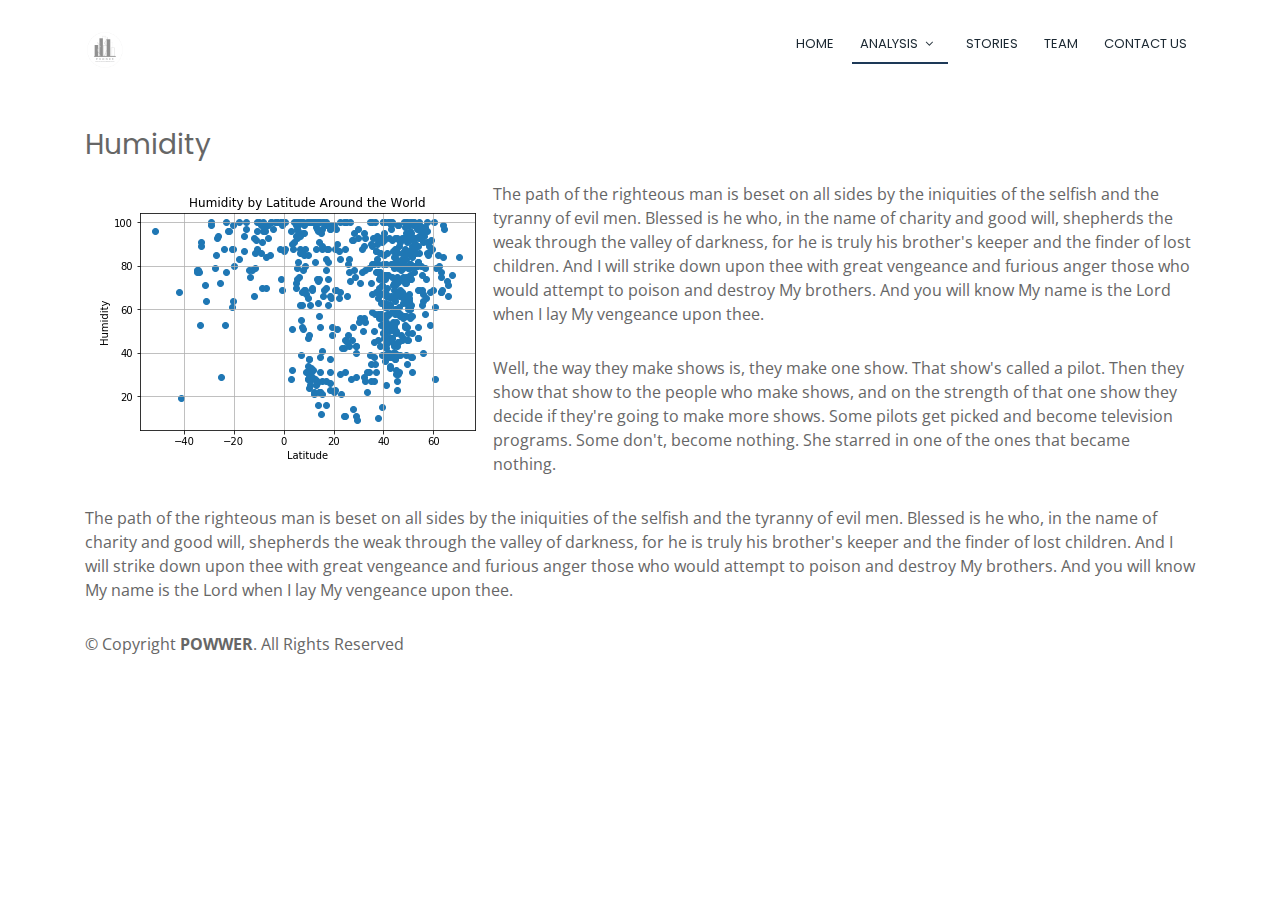
<file: humidity.html>
<!DOCTYPE html>
<html lang="en">
<head>
  <meta charset="utf-8">
  <title>Data Visualizations</title>
  <meta content="width=device-width, initial-scale=1.0" name="viewport">
  <meta content="" name="keywords">
  <meta content="" name="description">
  <link href="img/Favicon_2018.png" rel="icon">
  <link href="img/apple-touch-icon.png" rel="apple-touch-icon">
  <link rel="stylesheet" href="https://maxcdn.bootstrapcdn.com/bootstrap/4.0.0/css/bootstrap.min.css" integrity="sha384-Gn5384xqQ1aoWXA+058RXPxPg6fy4IWvTNh0E263XmFcJlSAwiGgFAW/dAiS6JXm" crossorigin="anonymous">  <link href="https://fonts.googleapis.com/css?family=Open+Sans:300,300i,400,400i,700,700i|Poppins:300,400,500,700" rel="stylesheet">
  <link href="lib/bootstrap/css/bootstrap.min.css" rel="stylesheet">
  <link href="lib/font-awesome/css/font-awesome.min.css" rel="stylesheet">
  <link href="lib/animate/animate.min.css" rel="stylesheet">
  <link href="css/style.css" rel="stylesheet">
</head>
<body>
<header id="header">
    <div class="container">
      <div id="logo" class="pull-left">
        <a href="index.html"><img src="img/LogoGreyscale.png" style="max-height:40px" alt="POWWER" title="" /></img></a>
      </div>
      <nav id="nav-menu-container">
          <ul class="nav-menu">
            <li><a href="index.html">Home</a></li>
            <li class="menu-has-children menu-active"><a href="">Analysis</a>
              <ul>
                  <li><a href="data.html">Data</a></li>
                  <li><a href="comparisons.html">Comparisons</a></li>
                  <li class="menu-has-children"><a href="#">Visualizations</a>
                  <ul>
                    <li><a href="cloudiness.html">Cloudiness</a></li>
                    <li><a href="humidity.html">Humidity</a></li>
                    <li><a href="maxtemp.html">Max Temp</a></li>
                    <li><a href="wind.html">Wind</a></li>
                  </ul>
                </li>
              </ul>
            </li>
            <li><a href="stories.html">Stories</a></li>
            <li><a href="team.html">Team</a></li>
            <li><a href="contact.html">Contact Us</a></li>
          </ul>
        </nav>
    </div>
  </header>

<section id="call-to-action" style="margin-top: 10%">
    <div class="container wow fadeIn">
        <div class="row">
        <div class="col-lg-12 text-lg-left">
            <h3 class="cta-title">Humidity</h3>
            <p><img src="img/Humidity_Lat_Scatter.png"> 
            The path of the righteous man is beset on all sides by the iniquities of 
            the selfish and the tyranny of evil men. Blessed is he who, in the name of 
            charity and good will, shepherds the weak through the valley of darkness, for 
            he is truly his brother's keeper and the finder of lost children. And I will strike 
            down upon thee with great vengeance and furious anger those who would attempt to poison 
            and destroy My brothers. And you will know My name is the Lord when I lay My vengeance 
            upon thee.</p>
            <p>Well, the way they make shows is, they make one show. That show's called a pilot. Then they show that show to the people who make shows, and on the strength of that one show they decide if they're going to make more shows. Some pilots get picked and become television programs. Some don't, become nothing. She starred in one of the ones that became nothing.</p>
            <p> The path of the righteous man is beset on all sides by the iniquities of 
                the selfish and the tyranny of evil men. Blessed is he who, in the name of 
                charity and good will, shepherds the weak through the valley of darkness, for 
                he is truly his brother's keeper and the finder of lost children. And I will strike 
                down upon thee with great vengeance and furious anger those who would attempt to poison 
                and destroy My brothers. And you will know My name is the Lord when I lay My vengeance 
                upon thee.</p>
        </div>
        </div>
    </div>
</section>

<section>
  <footer id="bottom">
    <div class="container">
      <div class="copyright">
        &copy; Copyright <strong>POWWER</strong>. All Rights Reserved
      </div>
    </div>
  </footer>
</section>

      <a href="#" class="back-to-top"><i class="fa fa-chevron-up"></i></a>

  <!-- JavaScript Libraries -->
  <script src="lib/jquery/jquery.min.js"></script>
  <script src="lib/jquery/jquery-migrate.min.js"></script>
  <script src="lib/bootstrap/js/bootstrap.bundle.min.js"></script>
  <script src="lib/easing/easing.min.js"></script>
  <script src="lib/wow/wow.min.js"></script>
  <script src="lib/waypoints/waypoints.min.js"></script>
  <script src="lib/counterup/counterup.min.js"></script>
  <script src="lib/superfish/hoverIntent.js"></script>
  <script src="lib/superfish/superfish.min.js"></script>

  <!-- Template Main Javascript File -->
  <script src="js/main.js"></script>
</body>
</file>
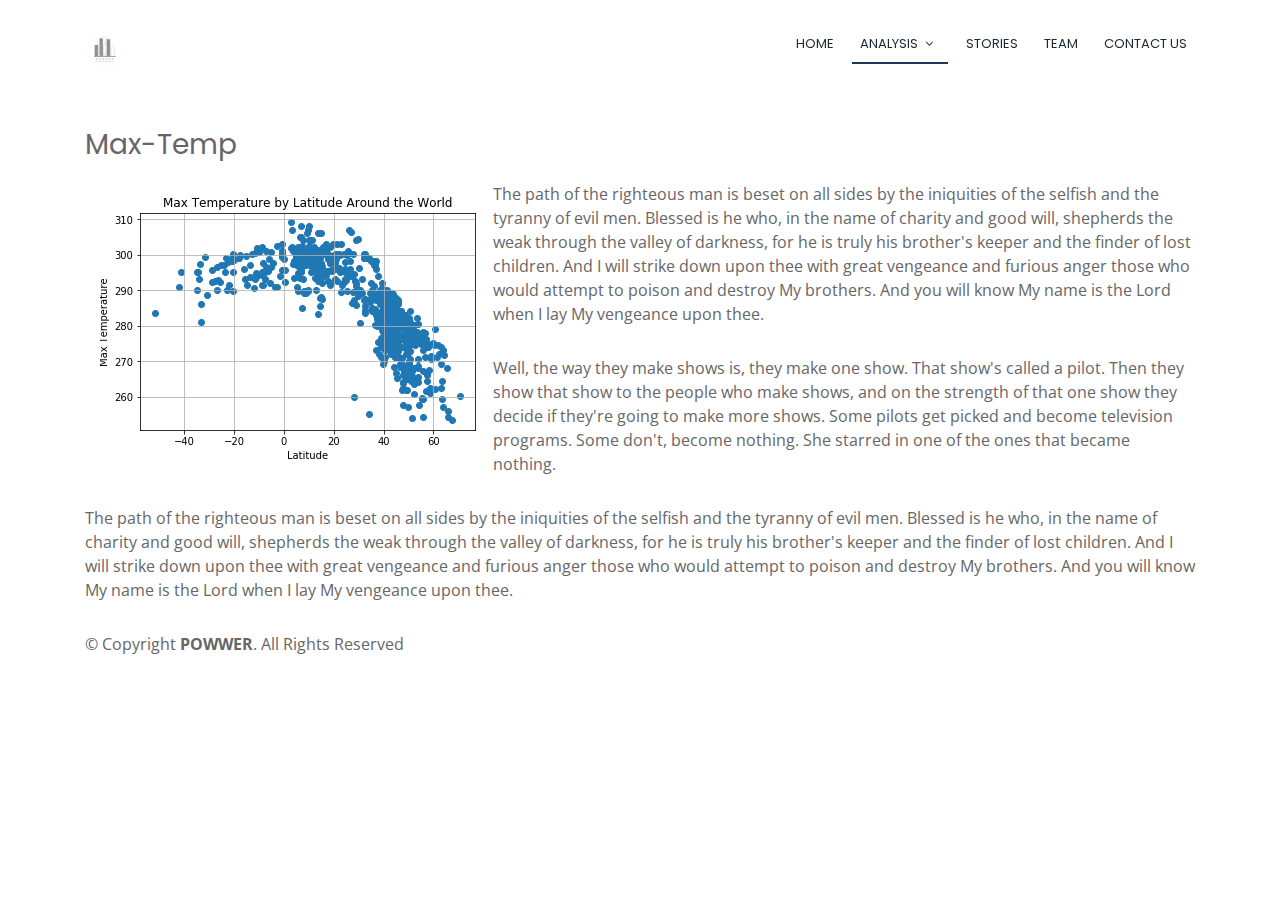
<file: maxtemp.html>
<!DOCTYPE html>
<html lang="en">
<head>
  <meta charset="utf-8">
  <title>Data Visualizations</title>
  <meta content="width=device-width, initial-scale=1.0" name="viewport">
  <meta content="" name="keywords">
  <meta content="" name="description">
  <link href="img/Favicon_2018.png" rel="icon">
  <link href="img/apple-touch-icon.png" rel="apple-touch-icon">
  <link rel="stylesheet" href="https://maxcdn.bootstrapcdn.com/bootstrap/4.0.0/css/bootstrap.min.css" integrity="sha384-Gn5384xqQ1aoWXA+058RXPxPg6fy4IWvTNh0E263XmFcJlSAwiGgFAW/dAiS6JXm" crossorigin="anonymous">  <link href="https://fonts.googleapis.com/css?family=Open+Sans:300,300i,400,400i,700,700i|Poppins:300,400,500,700" rel="stylesheet">
  <link href="lib/bootstrap/css/bootstrap.min.css" rel="stylesheet">
  <link href="lib/font-awesome/css/font-awesome.min.css" rel="stylesheet">
  <link href="lib/animate/animate.min.css" rel="stylesheet">
  <link href="css/style.css" rel="stylesheet">
</head>
<body>
<header id="header">
    <div class="container">
      <div id="logo" class="pull-left">
        <a href="index.html"><img src="img/LogoGreyscale.png" style="max-height:40px" alt="POWWER" title="" /></img></a>
      </div>
      <nav id="nav-menu-container">
          <ul class="nav-menu">
            <li><a href="index.html">Home</a></li>
            <li class="menu-has-children menu-active"><a href="">Analysis</a>
              <ul>
                  <li><a href="data.html">Data</a></li>
                  <li><a href="comparisons.html">Comparisons</a></li>
                  <li class="menu-has-children"><a href="#">Visualizations</a>
                  <ul>
                    <li><a href="cloudiness.html">Cloudiness</a></li>
                    <li><a href="humidity.html">Humidity</a></li>
                    <li><a href="maxtemp.html">Max Temp</a></li>
                    <li><a href="wind.html">Wind</a></li>
                  </ul>
                </li>
              </ul>
            </li>
            <li><a href="stories.html">Stories</a></li>
            <li><a href="team.html">Team</a></li>
            <li><a href="contact.html">Contact Us</a></li>
          </ul>
        </nav>
    </div>
  </header>

<section id="call-to-action" style="margin-top: 10%">
    <div class="container wow fadeIn">
        <div class="row">
        <div class="col-lg-12 text-lg-left">
            <h3 class="cta-title">Max-Temp</h3>
            <p><img src="img/MaxTemp_Lat_Scatter.png"> 
            The path of the righteous man is beset on all sides by the iniquities of 
            the selfish and the tyranny of evil men. Blessed is he who, in the name of 
            charity and good will, shepherds the weak through the valley of darkness, for 
            he is truly his brother's keeper and the finder of lost children. And I will strike 
            down upon thee with great vengeance and furious anger those who would attempt to poison 
            and destroy My brothers. And you will know My name is the Lord when I lay My vengeance 
            upon thee.</p>
            <p>Well, the way they make shows is, they make one show. That show's called a pilot. Then they show that show to the people who make shows, and on the strength of that one show they decide if they're going to make more shows. Some pilots get picked and become television programs. Some don't, become nothing. She starred in one of the ones that became nothing.</p>
            <p> The path of the righteous man is beset on all sides by the iniquities of 
                the selfish and the tyranny of evil men. Blessed is he who, in the name of 
                charity and good will, shepherds the weak through the valley of darkness, for 
                he is truly his brother's keeper and the finder of lost children. And I will strike 
                down upon thee with great vengeance and furious anger those who would attempt to poison 
                and destroy My brothers. And you will know My name is the Lord when I lay My vengeance 
                upon thee.</p>
        </div>
        </div>
    </div>
</section>

<section>
  <footer id="bottom">
    <div class="container">
      <div class="copyright">
        &copy; Copyright <strong>POWWER</strong>. All Rights Reserved
      </div>
    </div>
  </footer>
</section>

      <a href="#" class="back-to-top"><i class="fa fa-chevron-up"></i></a>

  <!-- JavaScript Libraries -->
  <script src="lib/jquery/jquery.min.js"></script>
  <script src="lib/jquery/jquery-migrate.min.js"></script>
  <script src="lib/bootstrap/js/bootstrap.bundle.min.js"></script>
  <script src="lib/easing/easing.min.js"></script>
  <script src="lib/wow/wow.min.js"></script>
  <script src="lib/waypoints/waypoints.min.js"></script>
  <script src="lib/counterup/counterup.min.js"></script>
  <script src="lib/superfish/hoverIntent.js"></script>
  <script src="lib/superfish/superfish.min.js"></script>

  <!-- Template Main Javascript File -->
  <script src="js/main.js"></script>
</body>
</file>
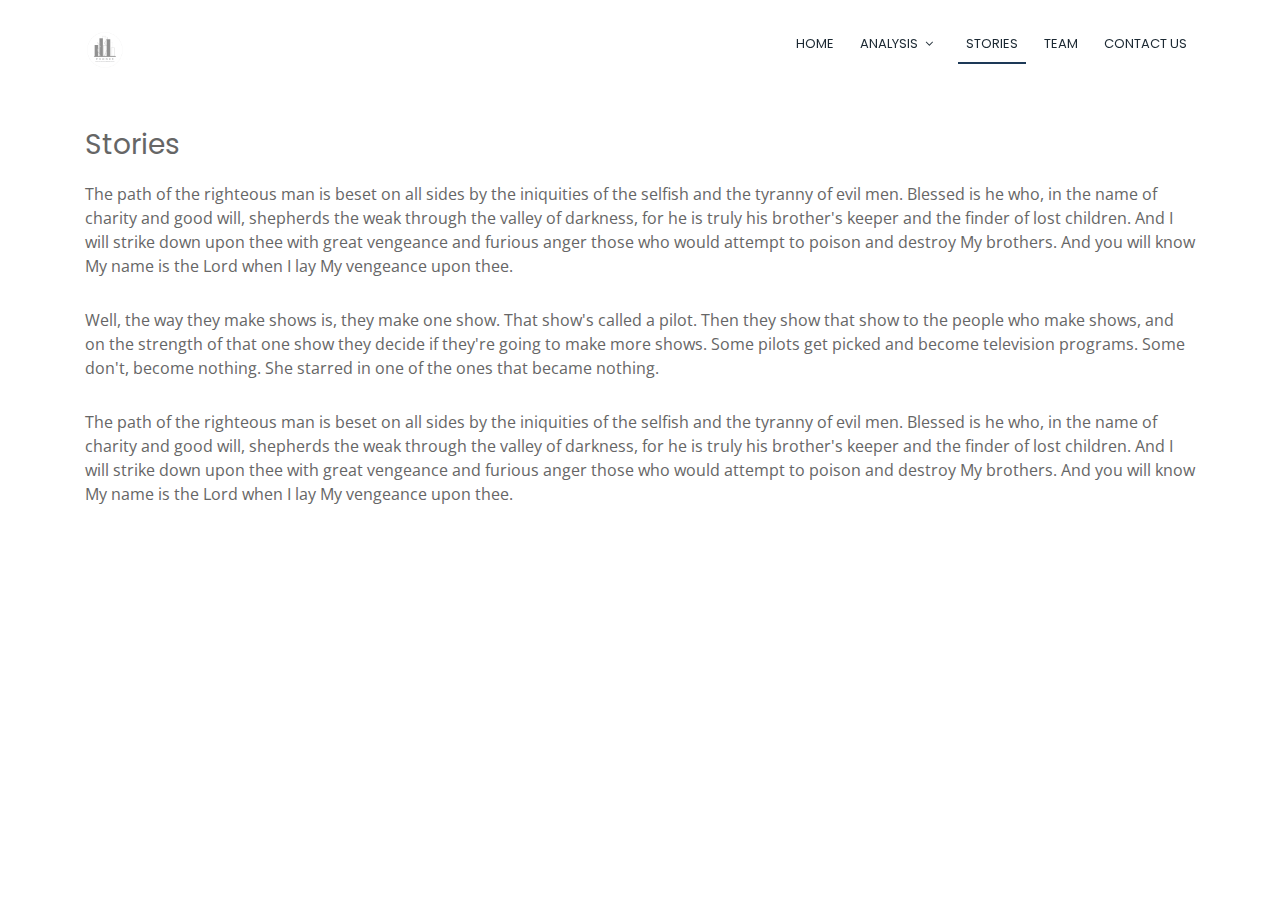
<file: stories.html>
<!DOCTYPE html>
<html lang="en">
<head>
  <meta charset="utf-8">
  <title>Data Visualizations</title>
  <meta content="width=device-width, initial-scale=1.0" name="viewport">
  <meta content="" name="keywords">
  <meta content="" name="description">
  <link href="img/Favicon_2018.png" rel="icon">
  <link href="img/apple-touch-icon.png" rel="apple-touch-icon">
  <link rel="stylesheet" href="https://maxcdn.bootstrapcdn.com/bootstrap/4.0.0/css/bootstrap.min.css" integrity="sha384-Gn5384xqQ1aoWXA+058RXPxPg6fy4IWvTNh0E263XmFcJlSAwiGgFAW/dAiS6JXm" crossorigin="anonymous">  <link href="https://fonts.googleapis.com/css?family=Open+Sans:300,300i,400,400i,700,700i|Poppins:300,400,500,700" rel="stylesheet">
  <link href="lib/bootstrap/css/bootstrap.min.css" rel="stylesheet">
  <link href="lib/font-awesome/css/font-awesome.min.css" rel="stylesheet">
  <link href="lib/animate/animate.min.css" rel="stylesheet">
  <link href="css/style.css" rel="stylesheet">
</head>
<body>
<header id="header">
    <div class="container">
      <div id="logo" class="pull-left">
        <a href="index.html"><img src="img/LogoGreyscale.png" style="max-height:40px" alt="POWWER" title="" /></img></a>
      </div>
      <nav id="nav-menu-container">
          <ul class="nav-menu">
            <li><a href="index.html">Home</a></li>
            <li class="menu-has-children"><a href="">Analysis</a>
              <ul>
                  <li><a href="data.html">Data</a></li>
                  <li><a href="comparisons.html">Comparisons</a></li>
                  <li class="menu-has-children"><a href="#">Visualizations</a>
                  <ul>
                    <li><a href="cloudiness.html">Cloudiness</a></li>
                    <li><a href="humidity.html">Humidity</a></li>
                    <li><a href="maxtemp.html">Max Temp</a></li>
                    <li><a href="wind.html">Wind</a></li>
                  </ul>
                </li>
              </ul>
            </li>
            <li class="menu-active"><a href="stories.html">Stories</a></li>
            <li><a href="team.html">Team</a></li>
            <li><a href="contact.html">Contact Us</a></li>
          </ul>
        </nav>
    </div>
  </header>

<section id="call-to-action" style="margin-top: 10%">
    <div class="container wow fadeIn">
        <div class="row">
        <div class="col-lg-12 text-lg-left">
            <h3 class="cta-title">Stories</h3>
            <p>The path of the righteous man is beset on all sides by the iniquities of 
            the selfish and the tyranny of evil men. Blessed is he who, in the name of 
            charity and good will, shepherds the weak through the valley of darkness, for 
            he is truly his brother's keeper and the finder of lost children. And I will strike 
            down upon thee with great vengeance and furious anger those who would attempt to poison 
            and destroy My brothers. And you will know My name is the Lord when I lay My vengeance 
            upon thee.</p>
            <p>Well, the way they make shows is, they make one show. That show's called a pilot. Then they show that show to the people who make shows, and on the strength of that one show they decide if they're going to make more shows. Some pilots get picked and become television programs. Some don't, become nothing. She starred in one of the ones that became nothing.</p>
            <p> The path of the righteous man is beset on all sides by the iniquities of 
                the selfish and the tyranny of evil men. Blessed is he who, in the name of 
                charity and good will, shepherds the weak through the valley of darkness, for 
                he is truly his brother's keeper and the finder of lost children. And I will strike 
                down upon thee with great vengeance and furious anger those who would attempt to poison 
                and destroy My brothers. And you will know My name is the Lord when I lay My vengeance 
                upon thee.</p>
        </div>
        </div>
    </div>
</section>

      <a href="#" class="back-to-top"><i class="fa fa-chevron-up"></i></a>

  <!-- JavaScript Libraries -->
  <script src="lib/jquery/jquery.min.js"></script>
  <script src="lib/jquery/jquery-migrate.min.js"></script>
  <script src="lib/bootstrap/js/bootstrap.bundle.min.js"></script>
  <script src="lib/easing/easing.min.js"></script>
  <script src="lib/wow/wow.min.js"></script>
  <script src="lib/waypoints/waypoints.min.js"></script>
  <script src="lib/counterup/counterup.min.js"></script>
  <script src="lib/superfish/hoverIntent.js"></script>
  <script src="lib/superfish/superfish.min.js"></script>

  <!-- Template Main Javascript File -->
  <script src="js/main.js"></script>
</body>
</file>
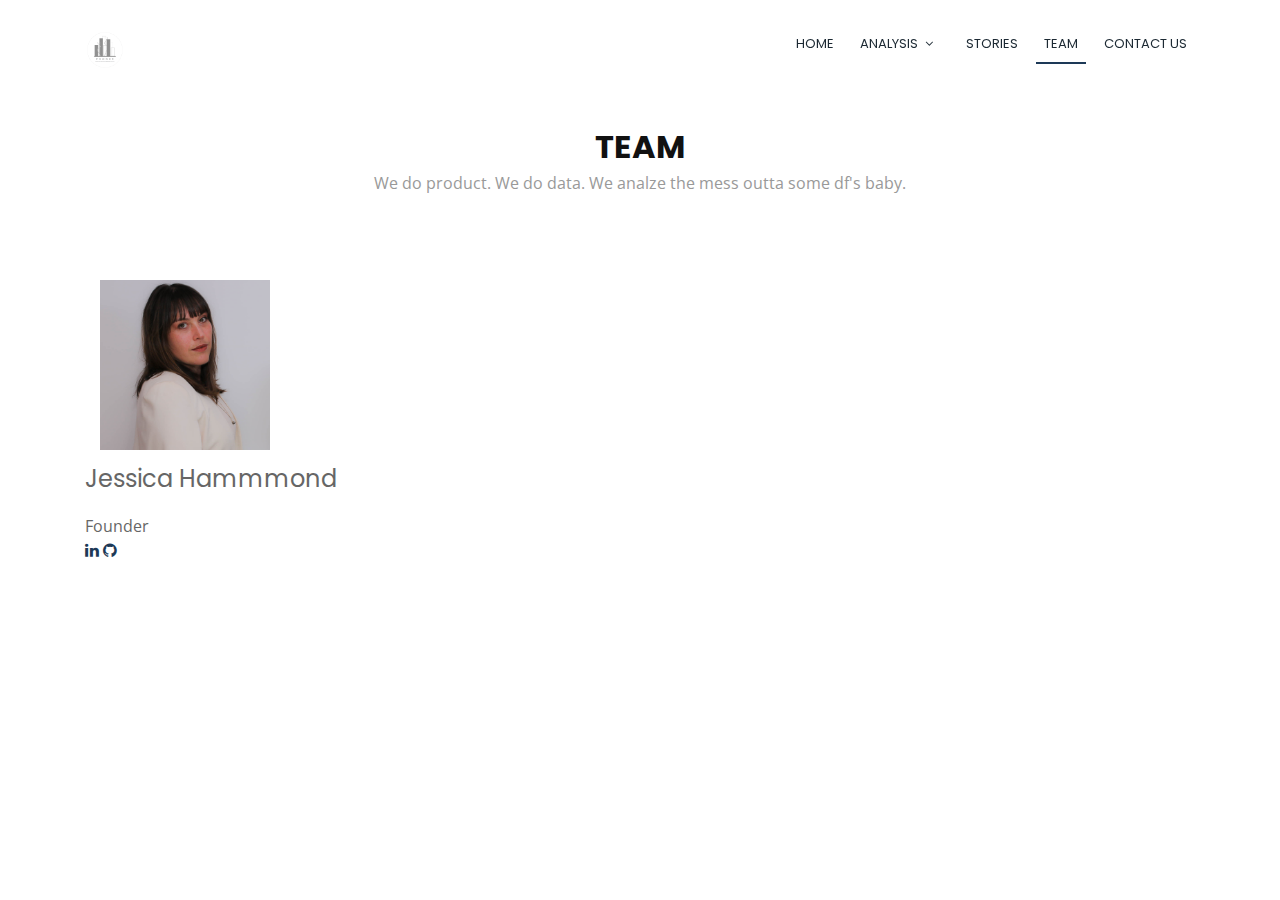
<file: team.html>
<!DOCTYPE html>
<html lang="en">
<head>
  <meta charset="utf-8">
  <title>Data Visualizations</title>
  <meta content="width=device-width, initial-scale=1.0" name="viewport">
  <meta content="" name="keywords">
  <meta content="" name="description">
  <link href="img/Favicon_2018.png" rel="icon">
  <link href="img/apple-touch-icon.png" rel="apple-touch-icon">
  <link rel="stylesheet" href="https://maxcdn.bootstrapcdn.com/bootstrap/4.0.0/css/bootstrap.min.css" integrity="sha384-Gn5384xqQ1aoWXA+058RXPxPg6fy4IWvTNh0E263XmFcJlSAwiGgFAW/dAiS6JXm" crossorigin="anonymous">  <link href="https://fonts.googleapis.com/css?family=Open+Sans:300,300i,400,400i,700,700i|Poppins:300,400,500,700" rel="stylesheet">
  <link href="lib/bootstrap/css/bootstrap.min.css" rel="stylesheet">
  <link href="lib/font-awesome/css/font-awesome.min.css" rel="stylesheet">
  <link href="lib/animate/animate.min.css" rel="stylesheet">
  <link href="css/style.css" rel="stylesheet">
</head>
<body>
<header id="header">
    <div class="container">
      <div id="logo" class="pull-left">
        <a href="index.html"><img src="img/LogoGreyscale.png" style="max-height:40px" alt="POWWER" title="" /></img></a>
      </div>
      <nav id="nav-menu-container">
          <ul class="nav-menu">
            <li><a href="index.html">Home</a></li>
            <li class="menu-has-children"><a href="">Analysis</a>
              <ul>
                  <li><a href="data.html">Data</a></li>
                  <li><a href="comparisons.html">Comparisons</a></li>
                  <li class="menu-has-children"><a href="#">Visualizations</a>
                  <ul>
                    <li><a href="cloudiness.html">Cloudiness</a></li>
                    <li><a href="humidity.html">Humidity</a></li>
                    <li><a href="maxtemp.html">Max Temp</a></li>
                    <li><a href="wind.html">Wind</a></li>
                  </ul>
                </li>
              </ul>
            </li>
            <li><a href="stories.html">Stories</a></li>
            <li class="menu-active"><a href="team.html">Team</a></li>
            <li><a href="contact.html">Contact Us</a></li>
          </ul>
        </nav>
    </div>
  </header>
  <section id="team" style="margin-top: 10%">
    <div class="container wow fadeInUp">
      <div class="section-header">
        <h3 class="section-title">Team</h3>
        <p class="section-description">We do product. We do data. We analze the mess outta some df's baby.</p>
      </div>
      <div class="row">
        <div class="col-lg-3 col-md-6">
          <div class="member">
            <div class="pic"><img src="img/Headshot.png" style="max-width: 200px" alt=""></div>
            <h4>Jessica Hammmond</h4>
            <span>Founder</span>
            <div class="social">
              <a href="https://www.linkedin.com/in/jessicalhammond/"><i class="fa fa-linkedin"></i></a>
              <a href="https://github.com/jessicalhammond"><i class="fa fa-github"></i></a>
            </div>
          </div>
        </div>
      </div>

    </div>
  </section>

      <a href="#" class="back-to-top"><i class="fa fa-chevron-up"></i></a>

  <!-- JavaScript Libraries -->
  <script src="lib/jquery/jquery.min.js"></script>
  <script src="lib/jquery/jquery-migrate.min.js"></script>
  <script src="lib/bootstrap/js/bootstrap.bundle.min.js"></script>
  <script src="lib/easing/easing.min.js"></script>
  <script src="lib/wow/wow.min.js"></script>
  <script src="lib/waypoints/waypoints.min.js"></script>
  <script src="lib/counterup/counterup.min.js"></script>
  <script src="lib/superfish/hoverIntent.js"></script>
  <script src="lib/superfish/superfish.min.js"></script>

  <!-- Template Main Javascript File -->
  <script src="js/main.js"></script>
</body>
</file>
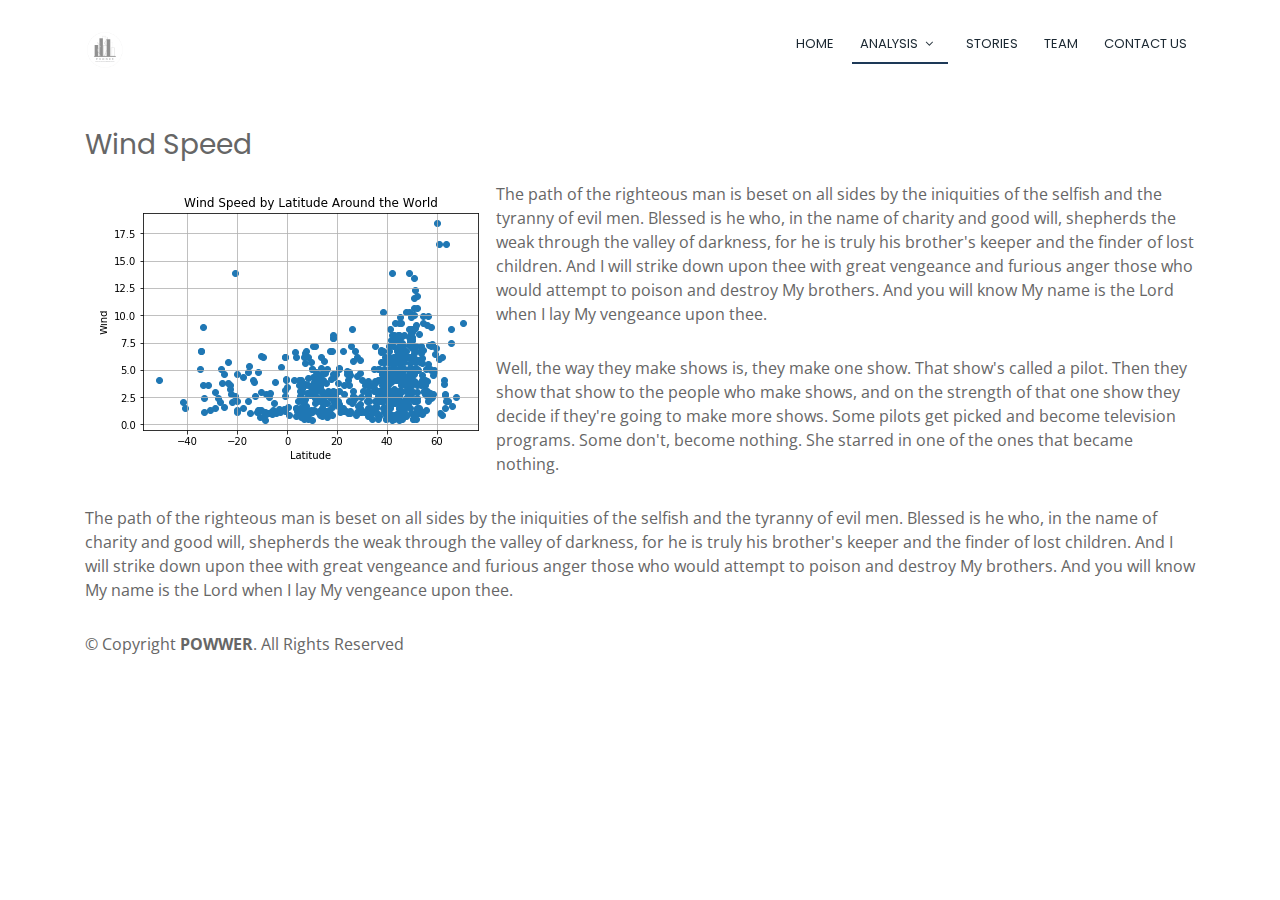
<file: wind.html>
<!DOCTYPE html>
<html lang="en">
<head>
  <meta charset="utf-8">
  <title>Data Visualizations</title>
  <meta content="width=device-width, initial-scale=1.0" name="viewport">
  <meta content="" name="keywords">
  <meta content="" name="description">
  <link href="img/Favicon_2018.png" rel="icon">
  <link href="img/apple-touch-icon.png" rel="apple-touch-icon">
  <link rel="stylesheet" href="https://maxcdn.bootstrapcdn.com/bootstrap/4.0.0/css/bootstrap.min.css" integrity="sha384-Gn5384xqQ1aoWXA+058RXPxPg6fy4IWvTNh0E263XmFcJlSAwiGgFAW/dAiS6JXm" crossorigin="anonymous">  <link href="https://fonts.googleapis.com/css?family=Open+Sans:300,300i,400,400i,700,700i|Poppins:300,400,500,700" rel="stylesheet">
  <link href="lib/bootstrap/css/bootstrap.min.css" rel="stylesheet">
  <link href="lib/font-awesome/css/font-awesome.min.css" rel="stylesheet">
  <link href="lib/animate/animate.min.css" rel="stylesheet">
  <link href="css/style.css" rel="stylesheet">
</head>
<body>
<header id="header">
    <div class="container">
      <div id="logo" class="pull-left">
        <a href="index.html"><img src="img/LogoGreyscale.png" style="max-height:40px" alt="POWWER" title="" /></img></a>
      </div>
      <nav id="nav-menu-container">
          <ul class="nav-menu">
            <li><a href="index.html">Home</a></li>
            <li class="menu-has-children menu-active"><a href="">Analysis</a>
              <ul>
                  <li><a href="data.html">Data</a></li>
                  <li><a href="comparisons.html">Comparisons</a></li>
                  <li class="menu-has-children"><a href="#">Visualizations</a>
                  <ul>
                    <li><a href="cloudiness.html">Cloudiness</a></li>
                    <li><a href="humidity.html">Humidity</a></li>
                    <li><a href="maxtemp.html">Max Temp</a></li>
                    <li><a href="wind.html">Wind</a></li>
                  </ul>
                </li>
              </ul>
            </li>
            <li><a href="stories.html">Stories</a></li>
            <li><a href="team.html">Team</a></li>
            <li><a href="contact.html">Contact Us</a></li>
          </ul>
        </nav>
    </div>
  </header>
  
<section id="call-to-action" style="margin-top: 10%">
    <div class="container wow fadeIn">
        <div class="row">
        <div class="col-lg-12 text-lg-left">
            <h3 class="cta-title">Wind Speed</h3>
            <p><img src="img/WindSpeed_Lat_Scatter.png"> 
            The path of the righteous man is beset on all sides by the iniquities of 
            the selfish and the tyranny of evil men. Blessed is he who, in the name of 
            charity and good will, shepherds the weak through the valley of darkness, for 
            he is truly his brother's keeper and the finder of lost children. And I will strike 
            down upon thee with great vengeance and furious anger those who would attempt to poison 
            and destroy My brothers. And you will know My name is the Lord when I lay My vengeance 
            upon thee.</p>
            <p>Well, the way they make shows is, they make one show. That show's called a pilot. Then they show that show to the people who make shows, and on the strength of that one show they decide if they're going to make more shows. Some pilots get picked and become television programs. Some don't, become nothing. She starred in one of the ones that became nothing.</p>
            <p> The path of the righteous man is beset on all sides by the iniquities of 
                the selfish and the tyranny of evil men. Blessed is he who, in the name of 
                charity and good will, shepherds the weak through the valley of darkness, for 
                he is truly his brother's keeper and the finder of lost children. And I will strike 
                down upon thee with great vengeance and furious anger those who would attempt to poison 
                and destroy My brothers. And you will know My name is the Lord when I lay My vengeance 
                upon thee.</p>
        </div>
        </div>
    </div>
</section>

<section>
  <footer id="bottom">
    <div class="container">
      <div class="copyright">
        &copy; Copyright <strong>POWWER</strong>. All Rights Reserved
      </div>
    </div>
  </footer>
</section>

      <a href="#" class="back-to-top"><i class="fa fa-chevron-up"></i></a>

  <!-- JavaScript Libraries -->
  <script src="lib/jquery/jquery.min.js"></script>
  <script src="lib/jquery/jquery-migrate.min.js"></script>
  <script src="lib/bootstrap/js/bootstrap.bundle.min.js"></script>
  <script src="lib/easing/easing.min.js"></script>
  <script src="lib/wow/wow.min.js"></script>
  <script src="lib/waypoints/waypoints.min.js"></script>
  <script src="lib/counterup/counterup.min.js"></script>
  <script src="lib/superfish/hoverIntent.js"></script>
  <script src="lib/superfish/superfish.min.js"></script>

  <!-- Template Main Javascript File -->
  <script src="js/main.js"></script>
</body>
</file>
<file: css/style.css>
/*
  Theme Name: Regna
  Theme URL: https://bootstrapmade.com/regna-bootstrap-onepage-template/
  Author: BootstrapMade.com
  License: https://bootstrapmade.com/license/
*/
/*--------------------------------------------------------------
# General
--------------------------------------------------------------*/
body {
  background: #fff;
  color: #666666;
  font-family: "Open Sans", sans-serif;
}

a {
  color: #1d3957;
}

a:hover, a:active, a:focus {
  color: #1d3957;
  outline: none;
  text-decoration: none;
}

p {
  padding: 0;
  margin: 0 0 30px 0;
}

h1, h2, h3, h4, h5, h6 {
  font-family: "Poppins", sans-serif;
  font-weight: 400;
  margin: 0 0 20px 0;
  padding: 0;
}

/* Prelaoder */
#preloader {
  position: fixed;
  left: 0;
  top: 0;
  z-index: 999;
  width: 100%;
  height: 100%;
  overflow: visible;
  background: #fff url("../img/preloader.svg") no-repeat center center;
}

/* Back to top button */
.back-to-top {
  position: fixed;
  display: none;
  background: rgba(0, 0, 0, 0.2);
  color: #fff;
  padding: 6px 12px 9px 12px;
  font-size: 16px;
  border-radius: 2px;
  right: 15px;
  bottom: 15px;
  transition: background 0.5s;
}

@media (max-width: 768px) {
  .back-to-top {
    bottom: 15px;
  }
}

.back-to-top:focus {
  background: rgba(0, 0, 0, 0.2);
  color: #fff;
  outline: none;
}

.back-to-top:hover {
  background: #1d3957;
  color: #fff;
}

/*--------------------------------------------------------------
# Header
--------------------------------------------------------------*/
#header {
  padding: 30px 0;
  height: 92px;
  position: fixed;
  left: 0;
  top: 0;
  right: 0;
  transition: all 0.5s;
  z-index: 997;
}

#header #logo {
  float: left;
}

#header #logo h1 {
  font-size: 36px;
  margin: 0;
  padding: 6px 0;
  line-height: 1;
  font-family: "Poppins", sans-serif;
  font-weight: 700;
  letter-spacing: 3px;
  text-transform: uppercase;
}

#header #logo h1 a, #header #logo h1 a:hover {
  color: rgb(87, 86, 86);
}

#header #logo img {
  padding: 0;
  margin: 0;
}

@media (max-width: 768px) {
  #header #logo h1 {
    font-size: 26px;
  }
  #header #logo img {
    max-height: 40px;
  }
}

#header.header-fixed {
  background: #fff;
  padding: 20px 0;
  height: 72px;
  transition: all 0.5s;
}

/*--------------------------------------------------------------
# Hero Section
--------------------------------------------------------------*/
#hero {
  width: 100%;
  height: 50vh;
  background: #fff;
  background-size: cover;
  position: relative;
}

@media (min-width: 1024px) {
  #hero {
    background-attachment: fixed;
  }
}

#hero:before {
  content: "";
  background: rgba(220, 219, 219, 0.104);
  position: absolute;
  bottom: 0;
  top: 0;
  left: 0;
  right: 0;
}

#hero .hero-container {
  position: absolute;
  bottom: 0;
  top: 0;
  left: 0;
  right: 0;
  display: flex;
  justify-content: center;
  align-items: center;
  flex-direction: column;
  text-align: center;
}

#hero h1 {
  margin: 30px 0 10px 0;
  font-size: 48px;
  font-weight: 700;
  line-height: 56px;
  text-transform: uppercase;
  color: #1d3957;
}

@media (max-width: 768px) {
  #hero h1 {
    font-size: 28px;
    line-height: 36px;
  }
}

#hero h2 {
  color: #1d3957;
  margin-bottom: 50px;
  font-size: 24px;
}

@media (max-width: 768px) {
  #hero h2 {
    font-size: 18px;
    line-height: 24px;
    margin-bottom: 30px;
  }
}

#hero .btn-get-started {
  font-family: "Poppins", sans-serif;
  text-transform: uppercase;
  font-weight: 500;
  font-size: 16px;
  letter-spacing: 1px;
  display: inline-block;
  padding: 8px 28px;
  border-radius: 50px;
  transition: 0.5s;
  margin: 10px;
  border: 2px solid #fff;
  color: #fff;
}

#hero .btn-get-started:hover {
  background: #1d3957;
  border: 2px solid #1d3957;
}

/*--------------------------------------------------------------
# Navigation Menu
--------------------------------------------------------------*/
/* Nav Menu Essentials */
.nav-menu, .nav-menu * {
  margin: 0;
  padding: 0;
  list-style: none;
}

.nav-menu ul {
  position: absolute;
  display: none;
  top: 100%;
  left: 0;
  z-index: 99;
}

.nav-menu li {
  position: relative;
  white-space: nowrap;
}

.nav-menu > li {
  float: left;
}

.nav-menu li:hover > ul,
.nav-menu li.sfHover > ul {
  display: block;
}

.nav-menu ul ul {
  top: 0;
  left: 100%;
}

.nav-menu ul li {
  min-width: 180px;
}

/* Nav Menu Arrows */
.sf-arrows .sf-with-ul {
  padding-right: 30px;
}

.sf-arrows .sf-with-ul:after {
  content: "\f107";
  position: absolute;
  right: 15px;
  font-family: FontAwesome;
  font-style: normal;
  font-weight: normal;
}

.sf-arrows ul .sf-with-ul:after {
  content: "\f105";
}

/* Nav Meu Container */
#nav-menu-container {
  float: right;
  margin: 0;
}

@media (max-width: 768px) {
  #nav-menu-container {
    display: none;
  }
}

/* Nav Meu Styling */
.nav-menu a {
  padding: 0 8px 10px 8px;
  text-decoration: none;
  display: inline-block;
  color: #1C2933;
  font-family: "Poppins", sans-serif;
  font-weight: 400;
  text-transform: uppercase;
  font-size: 13px;
  outline: none;
}

.nav-menu > li {
  margin-left: 10px;
}

.nav-menu > li > a:before {
  content: "";
  position: absolute;
  width: 100%;
  height: 2px;
  bottom: 0;
  left: 0;
  background-color: #1d3957;
  visibility: hidden;
  -webkit-transform: scaleX(0);
  transform: scaleX(0);
  -webkit-transition: all 0.3s ease-in-out 0s;
  transition: all 0.3s ease-in-out 0s;
}

.nav-menu a:hover:before, .nav-menu li:hover > a:before, .nav-menu .menu-active > a:before {
  visibility: visible;
  -webkit-transform: scaleX(1);
  transform: scaleX(1);
}

.nav-menu ul {
  margin: 4px 0 0 0;
  border: 1px solid #e7e7e7;
}

.nav-menu ul li {
  background: #fff;
}

.nav-menu ul li:first-child {
  border-top: 0;
}

.nav-menu ul li a {
  padding: 10px;
  color: #333;
  transition: 0.3s;
  display: block;
  font-size: 13px;
  text-transform: none;
}

.nav-menu ul li a:hover {
  background: #1d3957;
  color: #fff;
}

.nav-menu ul ul {
  margin: 0;
}

/* Mobile Nav Toggle */
#mobile-nav-toggle {
  position: fixed;
  right: 0;
  top: 0;
  z-index: 999;
  margin: 20px 20px 0 0;
  border: 0;
  background: none;
  font-size: 24px;
  display: none;
  transition: all 0.4s;
  outline: none;
  cursor: pointer;
}

#mobile-nav-toggle i {
  color: #1C2933;
}

@media (max-width: 768px) {
  #mobile-nav-toggle {
    display: inline;
  }
}

/* Mobile Nav Styling */
#mobile-nav {
  position: fixed;
  top: 0;
  padding-top: 18px;
  bottom: 0;
  z-index: 998;
  background: rgba(52, 59, 64, 0.9);
  left: -260px;
  width: 260px;
  overflow-y: auto;
  transition: 0.4s;
}

#mobile-nav ul {
  padding: 0;
  margin: 0;
  list-style: none;
}

#mobile-nav ul li {
  position: relative;
}

#mobile-nav ul li a {
  color: #fff;
  font-size: 16px;
  overflow: hidden;
  padding: 10px 22px 10px 15px;
  position: relative;
  text-decoration: none;
  width: 100%;
  display: block;
  outline: none;
}

#mobile-nav ul li a:hover {
  color: #86a6c9;
}

#mobile-nav ul li li {
  padding-left: 30px;
}

#mobile-nav ul .menu-has-children i {
  position: absolute;
  right: 0;
  z-index: 99;
  padding: 15px;
  cursor: pointer;
  color: #fff;
}

#mobile-nav ul .menu-has-children i.fa-chevron-up {
  color: #86a6c9;
}

#mobile-nav ul .menu-item-active {
  color: #86a6c9;
}

#mobile-body-overly {
  width: 100%;
  height: 100%;
  z-index: 997;
  top: 0;
  left: 0;
  position: fixed;
  background: rgba(52, 59, 64, 0.9);
  display: none;
}

/* Mobile Nav body classes */
body.mobile-nav-active {
  overflow: hidden;
}

body.mobile-nav-active #mobile-nav {
  left: 0;
}

body.mobile-nav-active #mobile-nav-toggle {
  color: #1C2933;
}

/*--------------------------------------------------------------
# Sections
--------------------------------------------------------------*/
/* Sections Header
--------------------------------*/
.section-header .section-title {
  font-size: 32px;
  color: #111;
  text-transform: uppercase;
  text-align: center;
  font-weight: 700;
  margin-bottom: 5px;
}

.section-header .section-description {
  text-align: center;
  padding-bottom: 40px;
  color: #999;
}

/* About Us Section
--------------------------------*/
#about {
  background: #fff;
  padding: 80px 0;
}

#about .about-container .background {
  min-height: 300px;
  background: url(../img/about-img.jpg) center top no-repeat;
  margin-bottom: 10px;
}

#about .about-container .content {
  background: #fff;
}

#about .about-container .title {
  color: #333;
  font-weight: 700;
  font-size: 32px;
}

@media (max-width: 768px) {
  #about .about-container .title {
    padding-top: 15px;
  }
}

#about .about-container p {
  line-height: 26px;
}

#about .about-container p:last-child {
  margin-bottom: 0;
}

#about .about-container .icon-box {
  background: #fff;
  background-size: cover;
  padding: 0 0 30px 0;
}

#about .about-container .icon-box .icon {
  float: left;
  background: #fff;
  padding: 16px;
  border-radius: 50%;
  border: 2px solid #1d3957;
}

#about .about-container .icon-box .icon i {
  color: #1d3957;
  font-size: 24px;
}

#about .about-container .icon-box .title {
  margin-left: 80px;
  font-weight: 500;
  margin-bottom: 5px;
  font-size: 18px;
  text-transform: uppercase;
}

#about .about-container .icon-box .title a {
  color: #111;
}

#about .about-container .icon-box .description {
  margin-left: 80px;
  line-height: 24px;
  font-size: 14px;
}

/* Facts Section
--------------------------------*/
#facts {
  background: #f7f7f7;
  padding: 80px 0 60px 0;
}

#facts .counters span {
  font-size: 48px;
  display: block;
  color: #1d3957;
}

#facts .counters p {
  padding: 0;
  margin: 0 0 20px 0;
  font-family: "Poppins", sans-serif;
  font-size: 14px;
}

/* Services Section
--------------------------------*/
#services {
  background: #fff;
  background-size: cover;
  padding: 80px 0 60px 0;
}

#services .box {
  padding: 50px 20px;
  margin-bottom: 50px;
  text-align: center;
  border: 1px solid #e6e6e6;
  height: 200px;
  position: relative;
  background: #fafafa;
}

#services .icon {
  position: absolute;
  top: -36px;
  left: calc(50% - 36px);
  transition: 0.2s;
  border-radius: 50%;
  display: inline-block;
  border: 6px solid #fff;
}

#services .icon a {
  display: inline-block;
  background: #1d3957;
  border: 2px solid #1d3957;
  padding: 16px;
  border-radius: 50%;
  transition: 0.3s;
}

#services .icon i {
  color: #fff;
  font-size: 24px;
}

#services .box:hover .icon i {
  color: #1d3957;
}

#services .box:hover .icon a {
  color: #1d3957;
  background: #fff;
}

#services .title {
  font-weight: 700;
  font-size: 18px;
  margin-bottom: 15px;
  text-transform: uppercase;
}

#services .title a {
  color: #111;
}

#services .description {
  font-size: 14px;
  line-height: 24px;
}
/* Table 
--------------------------------*/
#table_section {
  padding-top: 15%;
  margin: 45px;
}
#table_section .h1 {
  size: 30px;
  color: #1d3957;
}

/* Call To Action Section
--------------------------------*/
#call-to-action {
  background: linear-gradient(rgba(245, 245, 245, 0.741), url(../img/DSC_0449.jpg) fixed center center !important;
  background-size: cover;
  padding: 100px 0;
}

#call-to-action .cta-title {
  color: #fff;
  font-size: 28px;
  font-weight: 700;
}

#call-to-action .cta-text {
  color: #fff;
}

@media (min-width: 769px) {
  #call-to-action .cta-btn-container {
    display: flex;
    align-items: center;
    justify-content: flex-end;
  }
}

#call-to-action .cta-btn {
  font-family: "Poppins", sans-serif;
  text-transform: uppercase;
  font-weight: 500;
  font-size: 16px;
  letter-spacing: 1px;
  display: inline-block;
  padding: 8px 30px;
  border-radius: 50px;
  transition: 0.5s;
  margin: 10px;
  border: 2px solid #fff;
  color: #fff;
}

#call-to-action .cta-btn:hover {
  background: #1d3957;
  border: 2px solid #1d3957;
}




/* Portfolio Section
--------------------------------*/
#portfolio {
  background: #fff;
  padding: 80px 0 60px 0;
  margin-top: 10% !important;
}

#portfolio #portfolio-wrapper {
  padding-right: 15px;
  margin-top: 10%;
}

#portfolio #portfolio-flters {
  padding: 0;
  margin: 0 0 45px 0;
  list-style: none;
  text-align: center;
}

#portfolio #portfolio-flters li {
  cursor: pointer;
  margin: 0 10px;
  display: inline-block;
  padding: 10px 22px;
  font-size: 12px;
  line-height: 20px;
  color: #666666;
  border-radius: 4px;
  text-transform: uppercase;
  background: #fff;
  margin-bottom: 5px;
  transition: all 0.3s ease-in-out;
}

#portfolio #portfolio-flters li:hover, #portfolio #portfolio-flters li.filter-active {
  background: #1d3957;
  color: #fff;
}

#portfolio .portfolio-item {
  position: relative;
  height: 200px;
  overflow: hidden !important;
  margin-bottom: 15px;
  transition: all 350ms ease;
  transform: scale(1);
}

#portfolio .portfolio-item a {
  display: block;
  margin-right: 15px;
}

#portfolio .portfolio-item img {
  position: relative;
  max-width:90% !important;
  top: 0;
  transition: all 600ms cubic-bezier(0.645, 0.045, 0.355, 1);
}

#portfolio .portfolio-item .details {
  height: 50px;
  background: #1d3957;
  position: absolute;
  width: 100%;
  height: 50px;
  bottom: -50px;
  transition: all 300ms cubic-bezier(0.645, 0.045, 0.355, 1);
}

#portfolio .portfolio-item .details h4 {
  font-size: 14px;
  font-weight: 700;
  color: #fff;
  padding: 8px 0 2px 8px;
  margin: 0;
}

#portfolio .portfolio-item .details span {
  display: block;
  color: #fff;
  font-size: 13px;
  padding-left: 8px;
}

#portfolio .portfolio-item:hover .details {
  bottom: 0;
}

#portfolio .portfolio-item:hover img {
  top: -30px;
}

/* Team Section
--------------------------------*/
#team {
  background: #fff;
  padding: 80px 0 60px 0;
  margin-top: 10%
}

#team .member {
  text-align: center;
  margin-bottom: 20px;
}

#team .member .pic {
  margin-bottom: 15px;
  overflow: hidden;
  height: 260px;
}

#team .member .pic img {
  max-width: 100%;
}

#team .member h4 {
  font-weight: 700;
  margin-bottom: 2px;
  font-size: 18px;
}

#team .member span {
  font-style: italic;
  display: block;
  font-size: 13px;
}

#team .member .social {
  margin-top: 15px;
}

#team .member .social a {
  color: #b3b3b3;
}

#team .member .social a:hover {
  color: #1d3957;
}

#team .member .social i {
  font-size: 18px;
  margin: 0 2px;
}

/* Contact Section
--------------------------------*/
#contact {
  background: #f7f7f7;
  padding: 80px 0 40px 0;
}

#contact #google-map {
  height: 300px;
  margin-bottom: 20px;
}

#contact .info {
  color: #333333;
}

#contact .info i {
  font-size: 32px;
  color: #1d3957;
  float: left;
}

#contact .info p {
  padding: 0 0 10px 50px;
  margin-bottom: 20px;
  line-height: 22px;
  font-size: 14px;
}

#contact .info .email p {
  padding-top: 5px;
}

#contact .social-links {
  padding-bottom: 20px;
}

#contact .social-links a {
  font-size: 18px;
  display: inline-block;
  background: #333;
  color: #fff;
  line-height: 1;
  padding: 8px 0;
  border-radius: 50%;
  text-align: center;
  width: 36px;
  height: 36px;
  transition: 0.3s;
}

#contact .social-links a:hover {
  background: #1d3957;
  color: #fff;
}

#contact .form #sendmessage {
  color: #1d3957;
  border: 1px solid #1d3957;
  display: none;
  text-align: center;
  padding: 15px;
  font-weight: 600;
  margin-bottom: 15px;
}

#contact .form #errormessage {
  color: red;
  display: none;
  border: 1px solid red;
  text-align: center;
  padding: 15px;
  font-weight: 600;
  margin-bottom: 15px;
}

#contact .form #sendmessage.show, #contact .form #errormessage.show, #contact .form .show {
  display: block;
}

#contact .form .validation {
  color: red;
  display: none;
  margin: 0 0 20px;
  font-weight: 400;
  font-size: 13px;
}

#contact .form input, #contact .form textarea {
  border-radius: 0;
  box-shadow: none;
  font-size: 14px;
}

#contact .form button[type="submit"] {
  background: #1d3957;
  border: 0;
  padding: 10px 24px;
  color: #fff;
  transition: 0.4s;
}

#contact .form button[type="submit"]:hover {
  background: #1d3957;
}

/*--------------------------------------------------------------
# Footer
--------------------------------------------------------------*/
#bottom {
  background: #343b40;
  padding: 30px 0;
  color: #fff;
  font-size: 14px;
}

#bottom .copyright {
  text-align: center;
}

#bottom .credits {
  padding-top: 10px;
  text-align: center;
  font-size: 13px;
  color: #ccc;
}
</file>
